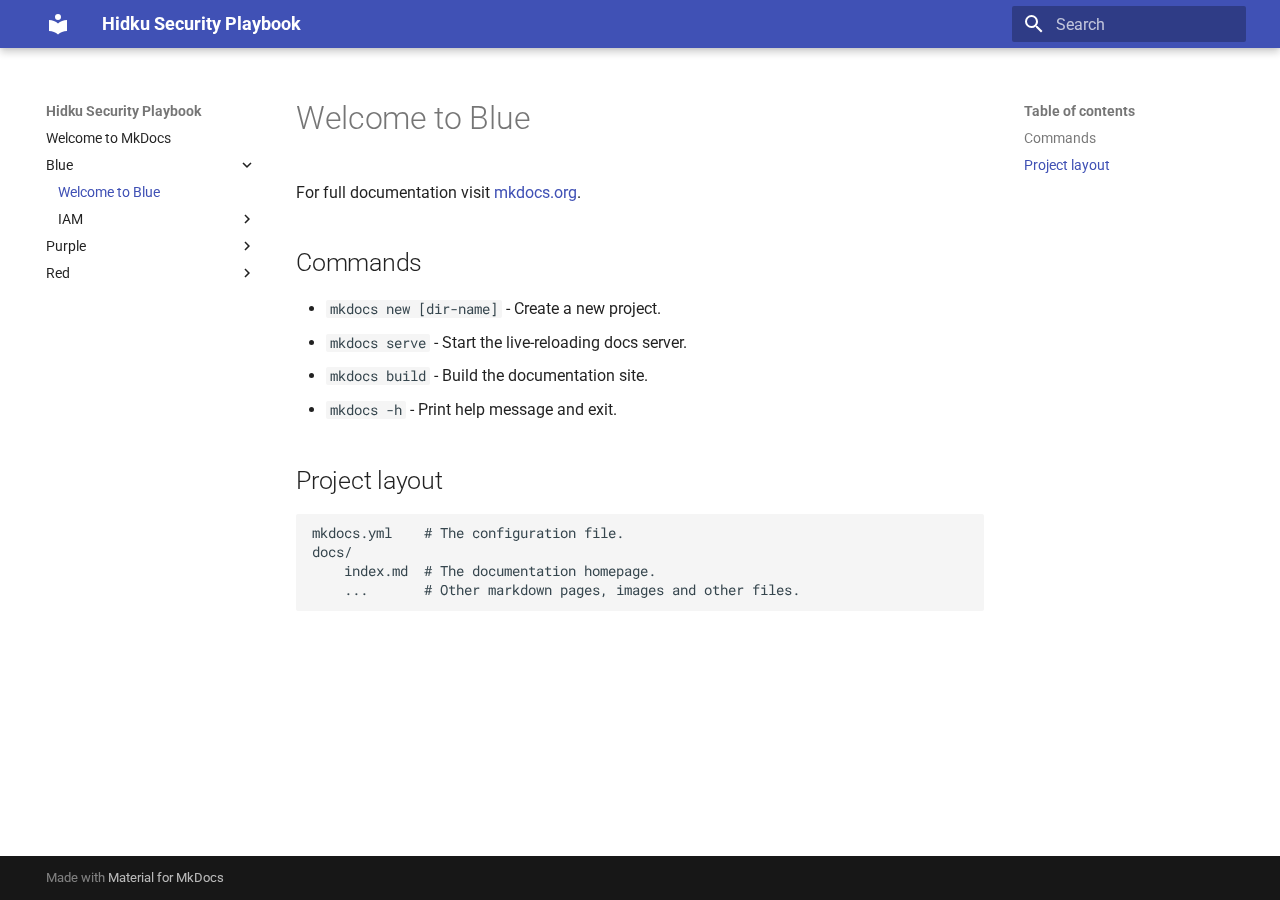
<file: blue/index.html>
<!doctype html>
<html lang="en" class="no-js">
  <head>
    
      <meta charset="utf-8">
      <meta name="viewport" content="width=device-width,initial-scale=1">
      
      
      
      
        <link rel="prev" href="..">
      
      
        <link rel="next" href="IAM/">
      
      
      <link rel="icon" href="../assets/images/favicon.png">
      <meta name="generator" content="mkdocs-1.6.1, mkdocs-material-9.6.9">
    
    
      
        <title>Welcome to Blue - Hidku Security Playbook</title>
      
    
    
      <link rel="stylesheet" href="../assets/stylesheets/main.4af4bdda.min.css">
      
      


    
    
      
    
    
      
        
        
        <link rel="preconnect" href="https://fonts.gstatic.com" crossorigin>
        <link rel="stylesheet" href="https://fonts.googleapis.com/css?family=Roboto:300,300i,400,400i,700,700i%7CRoboto+Mono:400,400i,700,700i&display=fallback">
        <style>:root{--md-text-font:"Roboto";--md-code-font:"Roboto Mono"}</style>
      
    
    
    <script>__md_scope=new URL("..",location),__md_hash=e=>[...e].reduce(((e,_)=>(e<<5)-e+_.charCodeAt(0)),0),__md_get=(e,_=localStorage,t=__md_scope)=>JSON.parse(_.getItem(t.pathname+"."+e)),__md_set=(e,_,t=localStorage,a=__md_scope)=>{try{t.setItem(a.pathname+"."+e,JSON.stringify(_))}catch(e){}}</script>
    
      

    
    
    
  </head>
  
  
    <body dir="ltr">
  
    
    <input class="md-toggle" data-md-toggle="drawer" type="checkbox" id="__drawer" autocomplete="off">
    <input class="md-toggle" data-md-toggle="search" type="checkbox" id="__search" autocomplete="off">
    <label class="md-overlay" for="__drawer"></label>
    <div data-md-component="skip">
      
        
        <a href="#welcome-to-blue" class="md-skip">
          Skip to content
        </a>
      
    </div>
    <div data-md-component="announce">
      
    </div>
    
    
      

  

<header class="md-header md-header--shadow" data-md-component="header">
  <nav class="md-header__inner md-grid" aria-label="Header">
    <a href=".." title="Hidku Security Playbook" class="md-header__button md-logo" aria-label="Hidku Security Playbook" data-md-component="logo">
      
  
  <svg xmlns="http://www.w3.org/2000/svg" viewBox="0 0 24 24"><path d="M12 8a3 3 0 0 0 3-3 3 3 0 0 0-3-3 3 3 0 0 0-3 3 3 3 0 0 0 3 3m0 3.54C9.64 9.35 6.5 8 3 8v11c3.5 0 6.64 1.35 9 3.54 2.36-2.19 5.5-3.54 9-3.54V8c-3.5 0-6.64 1.35-9 3.54"/></svg>

    </a>
    <label class="md-header__button md-icon" for="__drawer">
      
      <svg xmlns="http://www.w3.org/2000/svg" viewBox="0 0 24 24"><path d="M3 6h18v2H3zm0 5h18v2H3zm0 5h18v2H3z"/></svg>
    </label>
    <div class="md-header__title" data-md-component="header-title">
      <div class="md-header__ellipsis">
        <div class="md-header__topic">
          <span class="md-ellipsis">
            Hidku Security Playbook
          </span>
        </div>
        <div class="md-header__topic" data-md-component="header-topic">
          <span class="md-ellipsis">
            
              Welcome to Blue
            
          </span>
        </div>
      </div>
    </div>
    
    
      <script>var palette=__md_get("__palette");if(palette&&palette.color){if("(prefers-color-scheme)"===palette.color.media){var media=matchMedia("(prefers-color-scheme: light)"),input=document.querySelector(media.matches?"[data-md-color-media='(prefers-color-scheme: light)']":"[data-md-color-media='(prefers-color-scheme: dark)']");palette.color.media=input.getAttribute("data-md-color-media"),palette.color.scheme=input.getAttribute("data-md-color-scheme"),palette.color.primary=input.getAttribute("data-md-color-primary"),palette.color.accent=input.getAttribute("data-md-color-accent")}for(var[key,value]of Object.entries(palette.color))document.body.setAttribute("data-md-color-"+key,value)}</script>
    
    
    
      <label class="md-header__button md-icon" for="__search">
        
        <svg xmlns="http://www.w3.org/2000/svg" viewBox="0 0 24 24"><path d="M9.5 3A6.5 6.5 0 0 1 16 9.5c0 1.61-.59 3.09-1.56 4.23l.27.27h.79l5 5-1.5 1.5-5-5v-.79l-.27-.27A6.52 6.52 0 0 1 9.5 16 6.5 6.5 0 0 1 3 9.5 6.5 6.5 0 0 1 9.5 3m0 2C7 5 5 7 5 9.5S7 14 9.5 14 14 12 14 9.5 12 5 9.5 5"/></svg>
      </label>
      <div class="md-search" data-md-component="search" role="dialog">
  <label class="md-search__overlay" for="__search"></label>
  <div class="md-search__inner" role="search">
    <form class="md-search__form" name="search">
      <input type="text" class="md-search__input" name="query" aria-label="Search" placeholder="Search" autocapitalize="off" autocorrect="off" autocomplete="off" spellcheck="false" data-md-component="search-query" required>
      <label class="md-search__icon md-icon" for="__search">
        
        <svg xmlns="http://www.w3.org/2000/svg" viewBox="0 0 24 24"><path d="M9.5 3A6.5 6.5 0 0 1 16 9.5c0 1.61-.59 3.09-1.56 4.23l.27.27h.79l5 5-1.5 1.5-5-5v-.79l-.27-.27A6.52 6.52 0 0 1 9.5 16 6.5 6.5 0 0 1 3 9.5 6.5 6.5 0 0 1 9.5 3m0 2C7 5 5 7 5 9.5S7 14 9.5 14 14 12 14 9.5 12 5 9.5 5"/></svg>
        
        <svg xmlns="http://www.w3.org/2000/svg" viewBox="0 0 24 24"><path d="M20 11v2H8l5.5 5.5-1.42 1.42L4.16 12l7.92-7.92L13.5 5.5 8 11z"/></svg>
      </label>
      <nav class="md-search__options" aria-label="Search">
        
        <button type="reset" class="md-search__icon md-icon" title="Clear" aria-label="Clear" tabindex="-1">
          
          <svg xmlns="http://www.w3.org/2000/svg" viewBox="0 0 24 24"><path d="M19 6.41 17.59 5 12 10.59 6.41 5 5 6.41 10.59 12 5 17.59 6.41 19 12 13.41 17.59 19 19 17.59 13.41 12z"/></svg>
        </button>
      </nav>
      
    </form>
    <div class="md-search__output">
      <div class="md-search__scrollwrap" tabindex="0" data-md-scrollfix>
        <div class="md-search-result" data-md-component="search-result">
          <div class="md-search-result__meta">
            Initializing search
          </div>
          <ol class="md-search-result__list" role="presentation"></ol>
        </div>
      </div>
    </div>
  </div>
</div>
    
    
  </nav>
  
</header>
    
    <div class="md-container" data-md-component="container">
      
      
        
          
        
      
      <main class="md-main" data-md-component="main">
        <div class="md-main__inner md-grid">
          
            
              
              <div class="md-sidebar md-sidebar--primary" data-md-component="sidebar" data-md-type="navigation" >
                <div class="md-sidebar__scrollwrap">
                  <div class="md-sidebar__inner">
                    



<nav class="md-nav md-nav--primary" aria-label="Navigation" data-md-level="0">
  <label class="md-nav__title" for="__drawer">
    <a href=".." title="Hidku Security Playbook" class="md-nav__button md-logo" aria-label="Hidku Security Playbook" data-md-component="logo">
      
  
  <svg xmlns="http://www.w3.org/2000/svg" viewBox="0 0 24 24"><path d="M12 8a3 3 0 0 0 3-3 3 3 0 0 0-3-3 3 3 0 0 0-3 3 3 3 0 0 0 3 3m0 3.54C9.64 9.35 6.5 8 3 8v11c3.5 0 6.64 1.35 9 3.54 2.36-2.19 5.5-3.54 9-3.54V8c-3.5 0-6.64 1.35-9 3.54"/></svg>

    </a>
    Hidku Security Playbook
  </label>
  
  <ul class="md-nav__list" data-md-scrollfix>
    
      
      
  
  
  
  
    <li class="md-nav__item">
      <a href=".." class="md-nav__link">
        
  
  <span class="md-ellipsis">
    Welcome to MkDocs
    
  </span>
  

      </a>
    </li>
  

    
      
      
  
  
    
  
  
  
    
    
    
    
    <li class="md-nav__item md-nav__item--active md-nav__item--nested">
      
        
        
        <input class="md-nav__toggle md-toggle " type="checkbox" id="__nav_2" checked>
        
          
          <label class="md-nav__link" for="__nav_2" id="__nav_2_label" tabindex="0">
            
  
  <span class="md-ellipsis">
    Blue
    
  </span>
  

            <span class="md-nav__icon md-icon"></span>
          </label>
        
        <nav class="md-nav" data-md-level="1" aria-labelledby="__nav_2_label" aria-expanded="true">
          <label class="md-nav__title" for="__nav_2">
            <span class="md-nav__icon md-icon"></span>
            Blue
          </label>
          <ul class="md-nav__list" data-md-scrollfix>
            
              
                
  
  
    
  
  
  
    <li class="md-nav__item md-nav__item--active">
      
      <input class="md-nav__toggle md-toggle" type="checkbox" id="__toc">
      
      
        
      
      
        <label class="md-nav__link md-nav__link--active" for="__toc">
          
  
  <span class="md-ellipsis">
    Welcome to Blue
    
  </span>
  

          <span class="md-nav__icon md-icon"></span>
        </label>
      
      <a href="./" class="md-nav__link md-nav__link--active">
        
  
  <span class="md-ellipsis">
    Welcome to Blue
    
  </span>
  

      </a>
      
        

<nav class="md-nav md-nav--secondary" aria-label="Table of contents">
  
  
  
    
  
  
    <label class="md-nav__title" for="__toc">
      <span class="md-nav__icon md-icon"></span>
      Table of contents
    </label>
    <ul class="md-nav__list" data-md-component="toc" data-md-scrollfix>
      
        <li class="md-nav__item">
  <a href="#commands" class="md-nav__link">
    <span class="md-ellipsis">
      Commands
    </span>
  </a>
  
</li>
      
        <li class="md-nav__item">
  <a href="#project-layout" class="md-nav__link">
    <span class="md-ellipsis">
      Project layout
    </span>
  </a>
  
</li>
      
    </ul>
  
</nav>
      
    </li>
  

              
            
              
                
  
  
  
  
    
    
    
    
    <li class="md-nav__item md-nav__item--nested">
      
        
        
        <input class="md-nav__toggle md-toggle " type="checkbox" id="__nav_2_2" >
        
          
          <label class="md-nav__link" for="__nav_2_2" id="__nav_2_2_label" tabindex="0">
            
  
  <span class="md-ellipsis">
    IAM
    
  </span>
  

            <span class="md-nav__icon md-icon"></span>
          </label>
        
        <nav class="md-nav" data-md-level="2" aria-labelledby="__nav_2_2_label" aria-expanded="false">
          <label class="md-nav__title" for="__nav_2_2">
            <span class="md-nav__icon md-icon"></span>
            IAM
          </label>
          <ul class="md-nav__list" data-md-scrollfix>
            
              
                
  
  
  
  
    <li class="md-nav__item">
      <a href="IAM/" class="md-nav__link">
        
  
  <span class="md-ellipsis">
    Welcome to Blue
    
  </span>
  

      </a>
    </li>
  

              
            
              
                
  
  
  
  
    
    
    
    
    <li class="md-nav__item md-nav__item--nested">
      
        
        
        <input class="md-nav__toggle md-toggle " type="checkbox" id="__nav_2_2_2" >
        
          
          <label class="md-nav__link" for="__nav_2_2_2" id="__nav_2_2_2_label" tabindex="0">
            
  
  <span class="md-ellipsis">
    Roles
    
  </span>
  

            <span class="md-nav__icon md-icon"></span>
          </label>
        
        <nav class="md-nav" data-md-level="3" aria-labelledby="__nav_2_2_2_label" aria-expanded="false">
          <label class="md-nav__title" for="__nav_2_2_2">
            <span class="md-nav__icon md-icon"></span>
            Roles
          </label>
          <ul class="md-nav__list" data-md-scrollfix>
            
              
                
  
  
  
  
    <li class="md-nav__item">
      <a href="IAM/Roles/" class="md-nav__link">
        
  
  <span class="md-ellipsis">
    Welcome to Blue
    
  </span>
  

      </a>
    </li>
  

              
            
              
                
  
  
  
  
    
    
    
    
    <li class="md-nav__item md-nav__item--nested">
      
        
        
        <input class="md-nav__toggle md-toggle " type="checkbox" id="__nav_2_2_2_2" >
        
          
          <label class="md-nav__link" for="__nav_2_2_2_2" id="__nav_2_2_2_2_label" tabindex="0">
            
  
  <span class="md-ellipsis">
    TrustRelation
    
  </span>
  

            <span class="md-nav__icon md-icon"></span>
          </label>
        
        <nav class="md-nav" data-md-level="4" aria-labelledby="__nav_2_2_2_2_label" aria-expanded="false">
          <label class="md-nav__title" for="__nav_2_2_2_2">
            <span class="md-nav__icon md-icon"></span>
            TrustRelation
          </label>
          <ul class="md-nav__list" data-md-scrollfix>
            
              
                
  
  
  
  
    <li class="md-nav__item">
      <a href="IAM/Roles/TrustRelation/" class="md-nav__link">
        
  
  <span class="md-ellipsis">
    Welcome to Blue
    
  </span>
  

      </a>
    </li>
  

              
            
          </ul>
        </nav>
      
    </li>
  

              
            
          </ul>
        </nav>
      
    </li>
  

              
            
          </ul>
        </nav>
      
    </li>
  

              
            
          </ul>
        </nav>
      
    </li>
  

    
      
      
  
  
  
  
    
    
    
    
    <li class="md-nav__item md-nav__item--nested">
      
        
        
        <input class="md-nav__toggle md-toggle " type="checkbox" id="__nav_3" >
        
          
          <label class="md-nav__link" for="__nav_3" id="__nav_3_label" tabindex="0">
            
  
  <span class="md-ellipsis">
    Purple
    
  </span>
  

            <span class="md-nav__icon md-icon"></span>
          </label>
        
        <nav class="md-nav" data-md-level="1" aria-labelledby="__nav_3_label" aria-expanded="false">
          <label class="md-nav__title" for="__nav_3">
            <span class="md-nav__icon md-icon"></span>
            Purple
          </label>
          <ul class="md-nav__list" data-md-scrollfix>
            
              
                
  
  
  
  
    <li class="md-nav__item">
      <a href="../purple/" class="md-nav__link">
        
  
  <span class="md-ellipsis">
    Welcome to Purple
    
  </span>
  

      </a>
    </li>
  

              
            
          </ul>
        </nav>
      
    </li>
  

    
      
      
  
  
  
  
    
    
    
    
    <li class="md-nav__item md-nav__item--nested">
      
        
        
        <input class="md-nav__toggle md-toggle " type="checkbox" id="__nav_4" >
        
          
          <label class="md-nav__link" for="__nav_4" id="__nav_4_label" tabindex="0">
            
  
  <span class="md-ellipsis">
    Red
    
  </span>
  

            <span class="md-nav__icon md-icon"></span>
          </label>
        
        <nav class="md-nav" data-md-level="1" aria-labelledby="__nav_4_label" aria-expanded="false">
          <label class="md-nav__title" for="__nav_4">
            <span class="md-nav__icon md-icon"></span>
            Red
          </label>
          <ul class="md-nav__list" data-md-scrollfix>
            
              
                
  
  
  
  
    <li class="md-nav__item">
      <a href="../red/" class="md-nav__link">
        
  
  <span class="md-ellipsis">
    Welcome to Read
    
  </span>
  

      </a>
    </li>
  

              
            
          </ul>
        </nav>
      
    </li>
  

    
  </ul>
</nav>
                  </div>
                </div>
              </div>
            
            
              
              <div class="md-sidebar md-sidebar--secondary" data-md-component="sidebar" data-md-type="toc" >
                <div class="md-sidebar__scrollwrap">
                  <div class="md-sidebar__inner">
                    

<nav class="md-nav md-nav--secondary" aria-label="Table of contents">
  
  
  
    
  
  
    <label class="md-nav__title" for="__toc">
      <span class="md-nav__icon md-icon"></span>
      Table of contents
    </label>
    <ul class="md-nav__list" data-md-component="toc" data-md-scrollfix>
      
        <li class="md-nav__item">
  <a href="#commands" class="md-nav__link">
    <span class="md-ellipsis">
      Commands
    </span>
  </a>
  
</li>
      
        <li class="md-nav__item">
  <a href="#project-layout" class="md-nav__link">
    <span class="md-ellipsis">
      Project layout
    </span>
  </a>
  
</li>
      
    </ul>
  
</nav>
                  </div>
                </div>
              </div>
            
          
          
            <div class="md-content" data-md-component="content">
              <article class="md-content__inner md-typeset">
                
                  



<h1 id="welcome-to-blue">Welcome to Blue</h1>
<p>For full documentation visit <a href="https://www.mkdocs.org">mkdocs.org</a>.</p>
<h2 id="commands">Commands</h2>
<ul>
<li><code>mkdocs new [dir-name]</code> - Create a new project.</li>
<li><code>mkdocs serve</code> - Start the live-reloading docs server.</li>
<li><code>mkdocs build</code> - Build the documentation site.</li>
<li><code>mkdocs -h</code> - Print help message and exit.</li>
</ul>
<h2 id="project-layout">Project layout</h2>
<div class="highlight"><pre><span></span><code>mkdocs.yml    # The configuration file.
docs/
    index.md  # The documentation homepage.
    ...       # Other markdown pages, images and other files.
</code></pre></div>












                
              </article>
            </div>
          
          
<script>var target=document.getElementById(location.hash.slice(1));target&&target.name&&(target.checked=target.name.startsWith("__tabbed_"))</script>
        </div>
        
      </main>
      
        <footer class="md-footer">
  
  <div class="md-footer-meta md-typeset">
    <div class="md-footer-meta__inner md-grid">
      <div class="md-copyright">
  
  
    Made with
    <a href="https://squidfunk.github.io/mkdocs-material/" target="_blank" rel="noopener">
      Material for MkDocs
    </a>
  
</div>
      
    </div>
  </div>
</footer>
      
    </div>
    <div class="md-dialog" data-md-component="dialog">
      <div class="md-dialog__inner md-typeset"></div>
    </div>
    
    
    <script id="__config" type="application/json">{"base": "..", "features": [], "search": "../assets/javascripts/workers/search.f8cc74c7.min.js", "translations": {"clipboard.copied": "Copied to clipboard", "clipboard.copy": "Copy to clipboard", "search.result.more.one": "1 more on this page", "search.result.more.other": "# more on this page", "search.result.none": "No matching documents", "search.result.one": "1 matching document", "search.result.other": "# matching documents", "search.result.placeholder": "Type to start searching", "search.result.term.missing": "Missing", "select.version": "Select version"}}</script>
    
    
      <script src="../assets/javascripts/bundle.c8b220af.min.js"></script>
      
    
  </body>
</html>
</file>
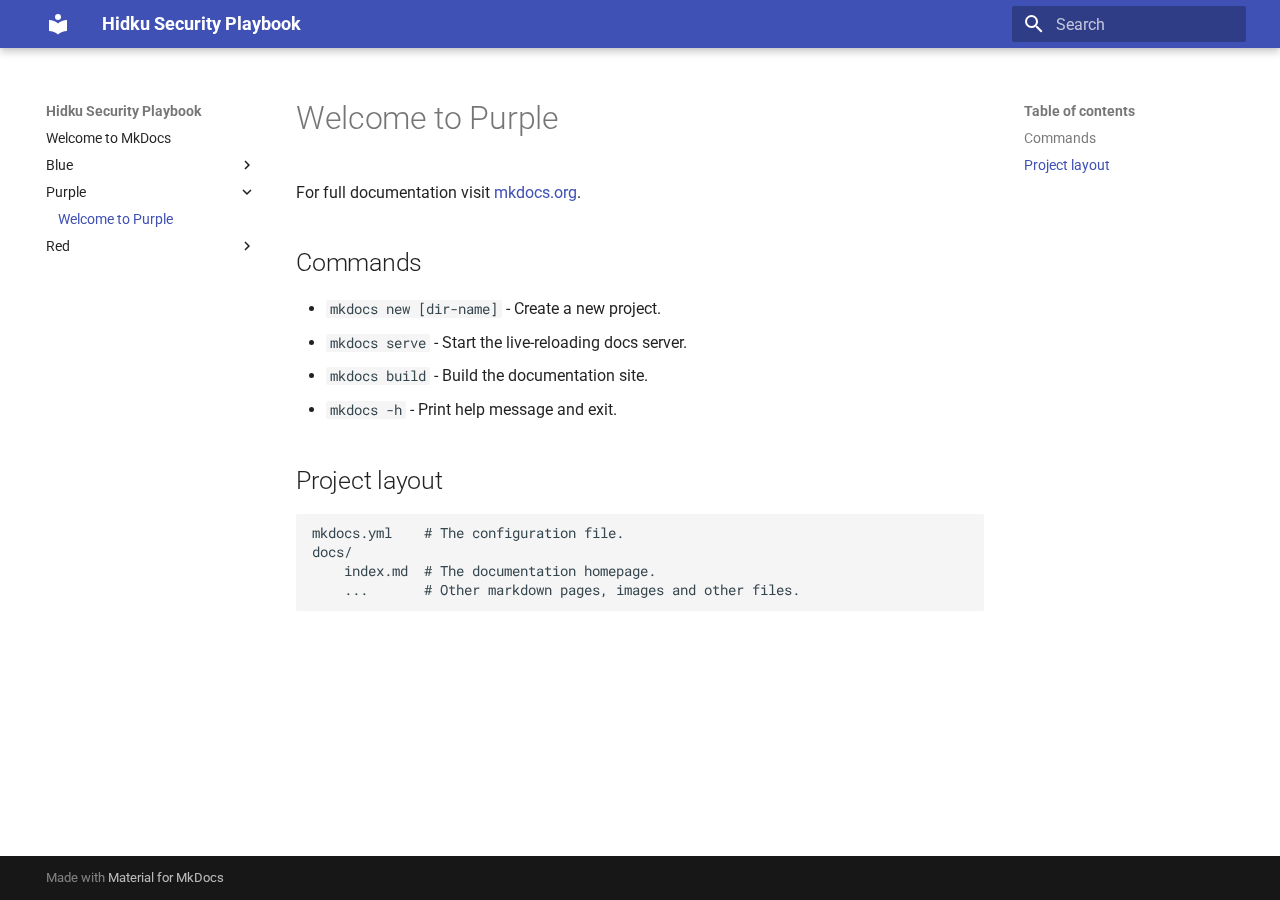
<file: purple/index.html>
<!doctype html>
<html lang="en" class="no-js">
  <head>
    
      <meta charset="utf-8">
      <meta name="viewport" content="width=device-width,initial-scale=1">
      
      
      
      
        <link rel="prev" href="../blue/IAM/Roles/TrustRelation/">
      
      
        <link rel="next" href="../red/">
      
      
      <link rel="icon" href="../assets/images/favicon.png">
      <meta name="generator" content="mkdocs-1.6.1, mkdocs-material-9.6.9">
    
    
      
        <title>Welcome to Purple - Hidku Security Playbook</title>
      
    
    
      <link rel="stylesheet" href="../assets/stylesheets/main.4af4bdda.min.css">
      
      


    
    
      
    
    
      
        
        
        <link rel="preconnect" href="https://fonts.gstatic.com" crossorigin>
        <link rel="stylesheet" href="https://fonts.googleapis.com/css?family=Roboto:300,300i,400,400i,700,700i%7CRoboto+Mono:400,400i,700,700i&display=fallback">
        <style>:root{--md-text-font:"Roboto";--md-code-font:"Roboto Mono"}</style>
      
    
    
    <script>__md_scope=new URL("..",location),__md_hash=e=>[...e].reduce(((e,_)=>(e<<5)-e+_.charCodeAt(0)),0),__md_get=(e,_=localStorage,t=__md_scope)=>JSON.parse(_.getItem(t.pathname+"."+e)),__md_set=(e,_,t=localStorage,a=__md_scope)=>{try{t.setItem(a.pathname+"."+e,JSON.stringify(_))}catch(e){}}</script>
    
      

    
    
    
  </head>
  
  
    <body dir="ltr">
  
    
    <input class="md-toggle" data-md-toggle="drawer" type="checkbox" id="__drawer" autocomplete="off">
    <input class="md-toggle" data-md-toggle="search" type="checkbox" id="__search" autocomplete="off">
    <label class="md-overlay" for="__drawer"></label>
    <div data-md-component="skip">
      
        
        <a href="#welcome-to-purple" class="md-skip">
          Skip to content
        </a>
      
    </div>
    <div data-md-component="announce">
      
    </div>
    
    
      

  

<header class="md-header md-header--shadow" data-md-component="header">
  <nav class="md-header__inner md-grid" aria-label="Header">
    <a href=".." title="Hidku Security Playbook" class="md-header__button md-logo" aria-label="Hidku Security Playbook" data-md-component="logo">
      
  
  <svg xmlns="http://www.w3.org/2000/svg" viewBox="0 0 24 24"><path d="M12 8a3 3 0 0 0 3-3 3 3 0 0 0-3-3 3 3 0 0 0-3 3 3 3 0 0 0 3 3m0 3.54C9.64 9.35 6.5 8 3 8v11c3.5 0 6.64 1.35 9 3.54 2.36-2.19 5.5-3.54 9-3.54V8c-3.5 0-6.64 1.35-9 3.54"/></svg>

    </a>
    <label class="md-header__button md-icon" for="__drawer">
      
      <svg xmlns="http://www.w3.org/2000/svg" viewBox="0 0 24 24"><path d="M3 6h18v2H3zm0 5h18v2H3zm0 5h18v2H3z"/></svg>
    </label>
    <div class="md-header__title" data-md-component="header-title">
      <div class="md-header__ellipsis">
        <div class="md-header__topic">
          <span class="md-ellipsis">
            Hidku Security Playbook
          </span>
        </div>
        <div class="md-header__topic" data-md-component="header-topic">
          <span class="md-ellipsis">
            
              Welcome to Purple
            
          </span>
        </div>
      </div>
    </div>
    
    
      <script>var palette=__md_get("__palette");if(palette&&palette.color){if("(prefers-color-scheme)"===palette.color.media){var media=matchMedia("(prefers-color-scheme: light)"),input=document.querySelector(media.matches?"[data-md-color-media='(prefers-color-scheme: light)']":"[data-md-color-media='(prefers-color-scheme: dark)']");palette.color.media=input.getAttribute("data-md-color-media"),palette.color.scheme=input.getAttribute("data-md-color-scheme"),palette.color.primary=input.getAttribute("data-md-color-primary"),palette.color.accent=input.getAttribute("data-md-color-accent")}for(var[key,value]of Object.entries(palette.color))document.body.setAttribute("data-md-color-"+key,value)}</script>
    
    
    
      <label class="md-header__button md-icon" for="__search">
        
        <svg xmlns="http://www.w3.org/2000/svg" viewBox="0 0 24 24"><path d="M9.5 3A6.5 6.5 0 0 1 16 9.5c0 1.61-.59 3.09-1.56 4.23l.27.27h.79l5 5-1.5 1.5-5-5v-.79l-.27-.27A6.52 6.52 0 0 1 9.5 16 6.5 6.5 0 0 1 3 9.5 6.5 6.5 0 0 1 9.5 3m0 2C7 5 5 7 5 9.5S7 14 9.5 14 14 12 14 9.5 12 5 9.5 5"/></svg>
      </label>
      <div class="md-search" data-md-component="search" role="dialog">
  <label class="md-search__overlay" for="__search"></label>
  <div class="md-search__inner" role="search">
    <form class="md-search__form" name="search">
      <input type="text" class="md-search__input" name="query" aria-label="Search" placeholder="Search" autocapitalize="off" autocorrect="off" autocomplete="off" spellcheck="false" data-md-component="search-query" required>
      <label class="md-search__icon md-icon" for="__search">
        
        <svg xmlns="http://www.w3.org/2000/svg" viewBox="0 0 24 24"><path d="M9.5 3A6.5 6.5 0 0 1 16 9.5c0 1.61-.59 3.09-1.56 4.23l.27.27h.79l5 5-1.5 1.5-5-5v-.79l-.27-.27A6.52 6.52 0 0 1 9.5 16 6.5 6.5 0 0 1 3 9.5 6.5 6.5 0 0 1 9.5 3m0 2C7 5 5 7 5 9.5S7 14 9.5 14 14 12 14 9.5 12 5 9.5 5"/></svg>
        
        <svg xmlns="http://www.w3.org/2000/svg" viewBox="0 0 24 24"><path d="M20 11v2H8l5.5 5.5-1.42 1.42L4.16 12l7.92-7.92L13.5 5.5 8 11z"/></svg>
      </label>
      <nav class="md-search__options" aria-label="Search">
        
        <button type="reset" class="md-search__icon md-icon" title="Clear" aria-label="Clear" tabindex="-1">
          
          <svg xmlns="http://www.w3.org/2000/svg" viewBox="0 0 24 24"><path d="M19 6.41 17.59 5 12 10.59 6.41 5 5 6.41 10.59 12 5 17.59 6.41 19 12 13.41 17.59 19 19 17.59 13.41 12z"/></svg>
        </button>
      </nav>
      
    </form>
    <div class="md-search__output">
      <div class="md-search__scrollwrap" tabindex="0" data-md-scrollfix>
        <div class="md-search-result" data-md-component="search-result">
          <div class="md-search-result__meta">
            Initializing search
          </div>
          <ol class="md-search-result__list" role="presentation"></ol>
        </div>
      </div>
    </div>
  </div>
</div>
    
    
  </nav>
  
</header>
    
    <div class="md-container" data-md-component="container">
      
      
        
          
        
      
      <main class="md-main" data-md-component="main">
        <div class="md-main__inner md-grid">
          
            
              
              <div class="md-sidebar md-sidebar--primary" data-md-component="sidebar" data-md-type="navigation" >
                <div class="md-sidebar__scrollwrap">
                  <div class="md-sidebar__inner">
                    



<nav class="md-nav md-nav--primary" aria-label="Navigation" data-md-level="0">
  <label class="md-nav__title" for="__drawer">
    <a href=".." title="Hidku Security Playbook" class="md-nav__button md-logo" aria-label="Hidku Security Playbook" data-md-component="logo">
      
  
  <svg xmlns="http://www.w3.org/2000/svg" viewBox="0 0 24 24"><path d="M12 8a3 3 0 0 0 3-3 3 3 0 0 0-3-3 3 3 0 0 0-3 3 3 3 0 0 0 3 3m0 3.54C9.64 9.35 6.5 8 3 8v11c3.5 0 6.64 1.35 9 3.54 2.36-2.19 5.5-3.54 9-3.54V8c-3.5 0-6.64 1.35-9 3.54"/></svg>

    </a>
    Hidku Security Playbook
  </label>
  
  <ul class="md-nav__list" data-md-scrollfix>
    
      
      
  
  
  
  
    <li class="md-nav__item">
      <a href=".." class="md-nav__link">
        
  
  <span class="md-ellipsis">
    Welcome to MkDocs
    
  </span>
  

      </a>
    </li>
  

    
      
      
  
  
  
  
    
    
    
    
    <li class="md-nav__item md-nav__item--nested">
      
        
        
        <input class="md-nav__toggle md-toggle " type="checkbox" id="__nav_2" >
        
          
          <label class="md-nav__link" for="__nav_2" id="__nav_2_label" tabindex="0">
            
  
  <span class="md-ellipsis">
    Blue
    
  </span>
  

            <span class="md-nav__icon md-icon"></span>
          </label>
        
        <nav class="md-nav" data-md-level="1" aria-labelledby="__nav_2_label" aria-expanded="false">
          <label class="md-nav__title" for="__nav_2">
            <span class="md-nav__icon md-icon"></span>
            Blue
          </label>
          <ul class="md-nav__list" data-md-scrollfix>
            
              
                
  
  
  
  
    <li class="md-nav__item">
      <a href="../blue/" class="md-nav__link">
        
  
  <span class="md-ellipsis">
    Welcome to Blue
    
  </span>
  

      </a>
    </li>
  

              
            
              
                
  
  
  
  
    
    
    
    
    <li class="md-nav__item md-nav__item--nested">
      
        
        
        <input class="md-nav__toggle md-toggle " type="checkbox" id="__nav_2_2" >
        
          
          <label class="md-nav__link" for="__nav_2_2" id="__nav_2_2_label" tabindex="0">
            
  
  <span class="md-ellipsis">
    IAM
    
  </span>
  

            <span class="md-nav__icon md-icon"></span>
          </label>
        
        <nav class="md-nav" data-md-level="2" aria-labelledby="__nav_2_2_label" aria-expanded="false">
          <label class="md-nav__title" for="__nav_2_2">
            <span class="md-nav__icon md-icon"></span>
            IAM
          </label>
          <ul class="md-nav__list" data-md-scrollfix>
            
              
                
  
  
  
  
    <li class="md-nav__item">
      <a href="../blue/IAM/" class="md-nav__link">
        
  
  <span class="md-ellipsis">
    Welcome to Blue
    
  </span>
  

      </a>
    </li>
  

              
            
              
                
  
  
  
  
    
    
    
    
    <li class="md-nav__item md-nav__item--nested">
      
        
        
        <input class="md-nav__toggle md-toggle " type="checkbox" id="__nav_2_2_2" >
        
          
          <label class="md-nav__link" for="__nav_2_2_2" id="__nav_2_2_2_label" tabindex="0">
            
  
  <span class="md-ellipsis">
    Roles
    
  </span>
  

            <span class="md-nav__icon md-icon"></span>
          </label>
        
        <nav class="md-nav" data-md-level="3" aria-labelledby="__nav_2_2_2_label" aria-expanded="false">
          <label class="md-nav__title" for="__nav_2_2_2">
            <span class="md-nav__icon md-icon"></span>
            Roles
          </label>
          <ul class="md-nav__list" data-md-scrollfix>
            
              
                
  
  
  
  
    <li class="md-nav__item">
      <a href="../blue/IAM/Roles/" class="md-nav__link">
        
  
  <span class="md-ellipsis">
    Welcome to Blue
    
  </span>
  

      </a>
    </li>
  

              
            
              
                
  
  
  
  
    
    
    
    
    <li class="md-nav__item md-nav__item--nested">
      
        
        
        <input class="md-nav__toggle md-toggle " type="checkbox" id="__nav_2_2_2_2" >
        
          
          <label class="md-nav__link" for="__nav_2_2_2_2" id="__nav_2_2_2_2_label" tabindex="0">
            
  
  <span class="md-ellipsis">
    TrustRelation
    
  </span>
  

            <span class="md-nav__icon md-icon"></span>
          </label>
        
        <nav class="md-nav" data-md-level="4" aria-labelledby="__nav_2_2_2_2_label" aria-expanded="false">
          <label class="md-nav__title" for="__nav_2_2_2_2">
            <span class="md-nav__icon md-icon"></span>
            TrustRelation
          </label>
          <ul class="md-nav__list" data-md-scrollfix>
            
              
                
  
  
  
  
    <li class="md-nav__item">
      <a href="../blue/IAM/Roles/TrustRelation/" class="md-nav__link">
        
  
  <span class="md-ellipsis">
    Welcome to Blue
    
  </span>
  

      </a>
    </li>
  

              
            
          </ul>
        </nav>
      
    </li>
  

              
            
          </ul>
        </nav>
      
    </li>
  

              
            
          </ul>
        </nav>
      
    </li>
  

              
            
          </ul>
        </nav>
      
    </li>
  

    
      
      
  
  
    
  
  
  
    
    
    
    
    <li class="md-nav__item md-nav__item--active md-nav__item--nested">
      
        
        
        <input class="md-nav__toggle md-toggle " type="checkbox" id="__nav_3" checked>
        
          
          <label class="md-nav__link" for="__nav_3" id="__nav_3_label" tabindex="0">
            
  
  <span class="md-ellipsis">
    Purple
    
  </span>
  

            <span class="md-nav__icon md-icon"></span>
          </label>
        
        <nav class="md-nav" data-md-level="1" aria-labelledby="__nav_3_label" aria-expanded="true">
          <label class="md-nav__title" for="__nav_3">
            <span class="md-nav__icon md-icon"></span>
            Purple
          </label>
          <ul class="md-nav__list" data-md-scrollfix>
            
              
                
  
  
    
  
  
  
    <li class="md-nav__item md-nav__item--active">
      
      <input class="md-nav__toggle md-toggle" type="checkbox" id="__toc">
      
      
        
      
      
        <label class="md-nav__link md-nav__link--active" for="__toc">
          
  
  <span class="md-ellipsis">
    Welcome to Purple
    
  </span>
  

          <span class="md-nav__icon md-icon"></span>
        </label>
      
      <a href="./" class="md-nav__link md-nav__link--active">
        
  
  <span class="md-ellipsis">
    Welcome to Purple
    
  </span>
  

      </a>
      
        

<nav class="md-nav md-nav--secondary" aria-label="Table of contents">
  
  
  
    
  
  
    <label class="md-nav__title" for="__toc">
      <span class="md-nav__icon md-icon"></span>
      Table of contents
    </label>
    <ul class="md-nav__list" data-md-component="toc" data-md-scrollfix>
      
        <li class="md-nav__item">
  <a href="#commands" class="md-nav__link">
    <span class="md-ellipsis">
      Commands
    </span>
  </a>
  
</li>
      
        <li class="md-nav__item">
  <a href="#project-layout" class="md-nav__link">
    <span class="md-ellipsis">
      Project layout
    </span>
  </a>
  
</li>
      
    </ul>
  
</nav>
      
    </li>
  

              
            
          </ul>
        </nav>
      
    </li>
  

    
      
      
  
  
  
  
    
    
    
    
    <li class="md-nav__item md-nav__item--nested">
      
        
        
        <input class="md-nav__toggle md-toggle " type="checkbox" id="__nav_4" >
        
          
          <label class="md-nav__link" for="__nav_4" id="__nav_4_label" tabindex="0">
            
  
  <span class="md-ellipsis">
    Red
    
  </span>
  

            <span class="md-nav__icon md-icon"></span>
          </label>
        
        <nav class="md-nav" data-md-level="1" aria-labelledby="__nav_4_label" aria-expanded="false">
          <label class="md-nav__title" for="__nav_4">
            <span class="md-nav__icon md-icon"></span>
            Red
          </label>
          <ul class="md-nav__list" data-md-scrollfix>
            
              
                
  
  
  
  
    <li class="md-nav__item">
      <a href="../red/" class="md-nav__link">
        
  
  <span class="md-ellipsis">
    Welcome to Read
    
  </span>
  

      </a>
    </li>
  

              
            
          </ul>
        </nav>
      
    </li>
  

    
  </ul>
</nav>
                  </div>
                </div>
              </div>
            
            
              
              <div class="md-sidebar md-sidebar--secondary" data-md-component="sidebar" data-md-type="toc" >
                <div class="md-sidebar__scrollwrap">
                  <div class="md-sidebar__inner">
                    

<nav class="md-nav md-nav--secondary" aria-label="Table of contents">
  
  
  
    
  
  
    <label class="md-nav__title" for="__toc">
      <span class="md-nav__icon md-icon"></span>
      Table of contents
    </label>
    <ul class="md-nav__list" data-md-component="toc" data-md-scrollfix>
      
        <li class="md-nav__item">
  <a href="#commands" class="md-nav__link">
    <span class="md-ellipsis">
      Commands
    </span>
  </a>
  
</li>
      
        <li class="md-nav__item">
  <a href="#project-layout" class="md-nav__link">
    <span class="md-ellipsis">
      Project layout
    </span>
  </a>
  
</li>
      
    </ul>
  
</nav>
                  </div>
                </div>
              </div>
            
          
          
            <div class="md-content" data-md-component="content">
              <article class="md-content__inner md-typeset">
                
                  



<h1 id="welcome-to-purple">Welcome to Purple</h1>
<p>For full documentation visit <a href="https://www.mkdocs.org">mkdocs.org</a>.</p>
<h2 id="commands">Commands</h2>
<ul>
<li><code>mkdocs new [dir-name]</code> - Create a new project.</li>
<li><code>mkdocs serve</code> - Start the live-reloading docs server.</li>
<li><code>mkdocs build</code> - Build the documentation site.</li>
<li><code>mkdocs -h</code> - Print help message and exit.</li>
</ul>
<h2 id="project-layout">Project layout</h2>
<div class="highlight"><pre><span></span><code>mkdocs.yml    # The configuration file.
docs/
    index.md  # The documentation homepage.
    ...       # Other markdown pages, images and other files.
</code></pre></div>












                
              </article>
            </div>
          
          
<script>var target=document.getElementById(location.hash.slice(1));target&&target.name&&(target.checked=target.name.startsWith("__tabbed_"))</script>
        </div>
        
      </main>
      
        <footer class="md-footer">
  
  <div class="md-footer-meta md-typeset">
    <div class="md-footer-meta__inner md-grid">
      <div class="md-copyright">
  
  
    Made with
    <a href="https://squidfunk.github.io/mkdocs-material/" target="_blank" rel="noopener">
      Material for MkDocs
    </a>
  
</div>
      
    </div>
  </div>
</footer>
      
    </div>
    <div class="md-dialog" data-md-component="dialog">
      <div class="md-dialog__inner md-typeset"></div>
    </div>
    
    
    <script id="__config" type="application/json">{"base": "..", "features": [], "search": "../assets/javascripts/workers/search.f8cc74c7.min.js", "translations": {"clipboard.copied": "Copied to clipboard", "clipboard.copy": "Copy to clipboard", "search.result.more.one": "1 more on this page", "search.result.more.other": "# more on this page", "search.result.none": "No matching documents", "search.result.one": "1 matching document", "search.result.other": "# matching documents", "search.result.placeholder": "Type to start searching", "search.result.term.missing": "Missing", "select.version": "Select version"}}</script>
    
    
      <script src="../assets/javascripts/bundle.c8b220af.min.js"></script>
      
    
  </body>
</html>
</file>
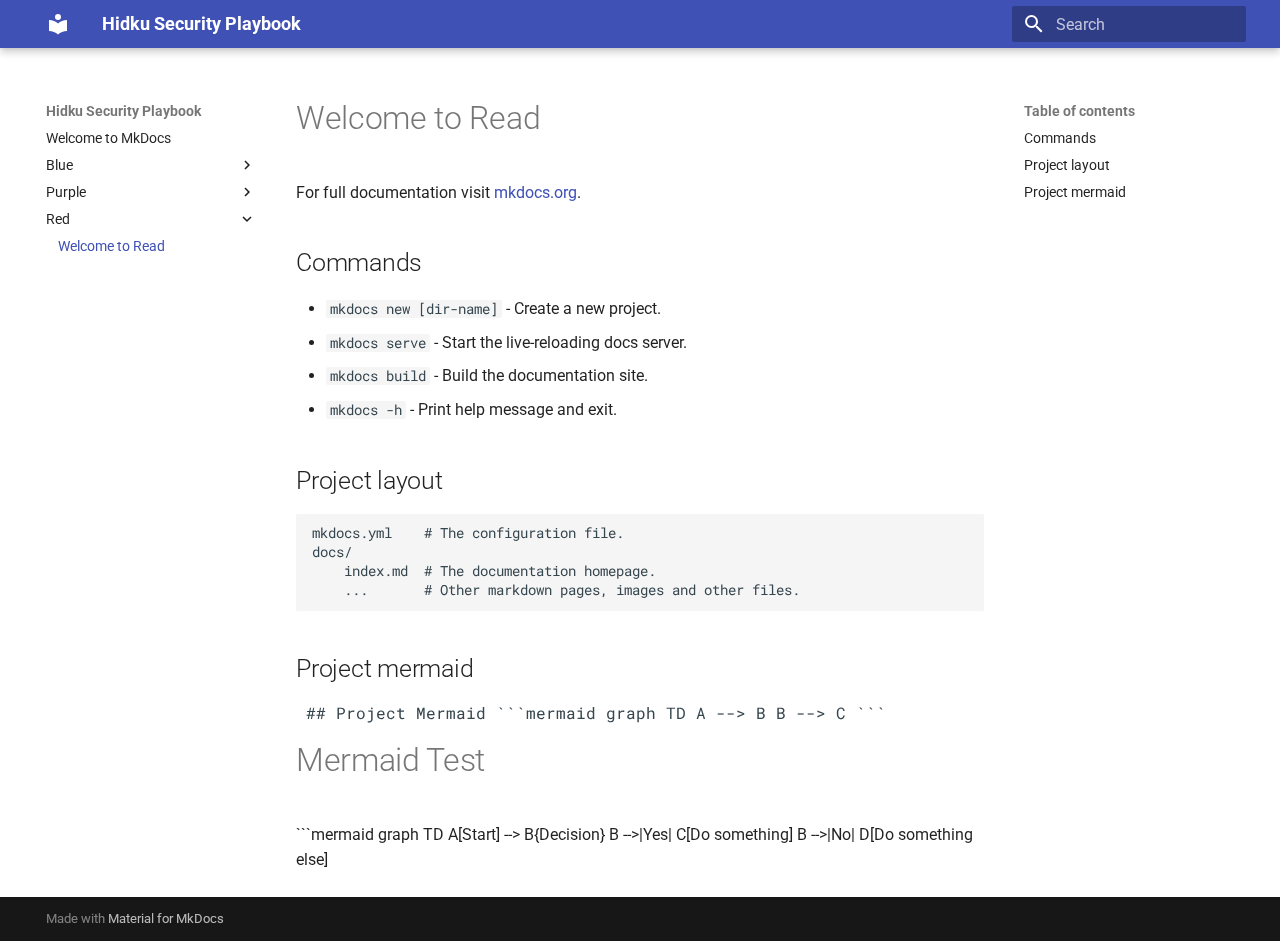
<file: red/index.html>
<!doctype html>
<html lang="en" class="no-js">
  <head>
    
      <meta charset="utf-8">
      <meta name="viewport" content="width=device-width,initial-scale=1">
      
      
      
      
        <link rel="prev" href="../purple/">
      
      
      
      <link rel="icon" href="../assets/images/favicon.png">
      <meta name="generator" content="mkdocs-1.6.1, mkdocs-material-9.6.9">
    
    
      
        <title>Welcome to Read - Hidku Security Playbook</title>
      
    
    
      <link rel="stylesheet" href="../assets/stylesheets/main.4af4bdda.min.css">
      
      


    
    
      
    
    
      
        
        
        <link rel="preconnect" href="https://fonts.gstatic.com" crossorigin>
        <link rel="stylesheet" href="https://fonts.googleapis.com/css?family=Roboto:300,300i,400,400i,700,700i%7CRoboto+Mono:400,400i,700,700i&display=fallback">
        <style>:root{--md-text-font:"Roboto";--md-code-font:"Roboto Mono"}</style>
      
    
    
    <script>__md_scope=new URL("..",location),__md_hash=e=>[...e].reduce(((e,_)=>(e<<5)-e+_.charCodeAt(0)),0),__md_get=(e,_=localStorage,t=__md_scope)=>JSON.parse(_.getItem(t.pathname+"."+e)),__md_set=(e,_,t=localStorage,a=__md_scope)=>{try{t.setItem(a.pathname+"."+e,JSON.stringify(_))}catch(e){}}</script>
    
      

    
    
    
  </head>
  
  
    <body dir="ltr">
  
    
    <input class="md-toggle" data-md-toggle="drawer" type="checkbox" id="__drawer" autocomplete="off">
    <input class="md-toggle" data-md-toggle="search" type="checkbox" id="__search" autocomplete="off">
    <label class="md-overlay" for="__drawer"></label>
    <div data-md-component="skip">
      
        
        <a href="#welcome-to-read" class="md-skip">
          Skip to content
        </a>
      
    </div>
    <div data-md-component="announce">
      
    </div>
    
    
      

  

<header class="md-header md-header--shadow" data-md-component="header">
  <nav class="md-header__inner md-grid" aria-label="Header">
    <a href=".." title="Hidku Security Playbook" class="md-header__button md-logo" aria-label="Hidku Security Playbook" data-md-component="logo">
      
  
  <svg xmlns="http://www.w3.org/2000/svg" viewBox="0 0 24 24"><path d="M12 8a3 3 0 0 0 3-3 3 3 0 0 0-3-3 3 3 0 0 0-3 3 3 3 0 0 0 3 3m0 3.54C9.64 9.35 6.5 8 3 8v11c3.5 0 6.64 1.35 9 3.54 2.36-2.19 5.5-3.54 9-3.54V8c-3.5 0-6.64 1.35-9 3.54"/></svg>

    </a>
    <label class="md-header__button md-icon" for="__drawer">
      
      <svg xmlns="http://www.w3.org/2000/svg" viewBox="0 0 24 24"><path d="M3 6h18v2H3zm0 5h18v2H3zm0 5h18v2H3z"/></svg>
    </label>
    <div class="md-header__title" data-md-component="header-title">
      <div class="md-header__ellipsis">
        <div class="md-header__topic">
          <span class="md-ellipsis">
            Hidku Security Playbook
          </span>
        </div>
        <div class="md-header__topic" data-md-component="header-topic">
          <span class="md-ellipsis">
            
              Welcome to Read
            
          </span>
        </div>
      </div>
    </div>
    
    
      <script>var palette=__md_get("__palette");if(palette&&palette.color){if("(prefers-color-scheme)"===palette.color.media){var media=matchMedia("(prefers-color-scheme: light)"),input=document.querySelector(media.matches?"[data-md-color-media='(prefers-color-scheme: light)']":"[data-md-color-media='(prefers-color-scheme: dark)']");palette.color.media=input.getAttribute("data-md-color-media"),palette.color.scheme=input.getAttribute("data-md-color-scheme"),palette.color.primary=input.getAttribute("data-md-color-primary"),palette.color.accent=input.getAttribute("data-md-color-accent")}for(var[key,value]of Object.entries(palette.color))document.body.setAttribute("data-md-color-"+key,value)}</script>
    
    
    
      <label class="md-header__button md-icon" for="__search">
        
        <svg xmlns="http://www.w3.org/2000/svg" viewBox="0 0 24 24"><path d="M9.5 3A6.5 6.5 0 0 1 16 9.5c0 1.61-.59 3.09-1.56 4.23l.27.27h.79l5 5-1.5 1.5-5-5v-.79l-.27-.27A6.52 6.52 0 0 1 9.5 16 6.5 6.5 0 0 1 3 9.5 6.5 6.5 0 0 1 9.5 3m0 2C7 5 5 7 5 9.5S7 14 9.5 14 14 12 14 9.5 12 5 9.5 5"/></svg>
      </label>
      <div class="md-search" data-md-component="search" role="dialog">
  <label class="md-search__overlay" for="__search"></label>
  <div class="md-search__inner" role="search">
    <form class="md-search__form" name="search">
      <input type="text" class="md-search__input" name="query" aria-label="Search" placeholder="Search" autocapitalize="off" autocorrect="off" autocomplete="off" spellcheck="false" data-md-component="search-query" required>
      <label class="md-search__icon md-icon" for="__search">
        
        <svg xmlns="http://www.w3.org/2000/svg" viewBox="0 0 24 24"><path d="M9.5 3A6.5 6.5 0 0 1 16 9.5c0 1.61-.59 3.09-1.56 4.23l.27.27h.79l5 5-1.5 1.5-5-5v-.79l-.27-.27A6.52 6.52 0 0 1 9.5 16 6.5 6.5 0 0 1 3 9.5 6.5 6.5 0 0 1 9.5 3m0 2C7 5 5 7 5 9.5S7 14 9.5 14 14 12 14 9.5 12 5 9.5 5"/></svg>
        
        <svg xmlns="http://www.w3.org/2000/svg" viewBox="0 0 24 24"><path d="M20 11v2H8l5.5 5.5-1.42 1.42L4.16 12l7.92-7.92L13.5 5.5 8 11z"/></svg>
      </label>
      <nav class="md-search__options" aria-label="Search">
        
        <button type="reset" class="md-search__icon md-icon" title="Clear" aria-label="Clear" tabindex="-1">
          
          <svg xmlns="http://www.w3.org/2000/svg" viewBox="0 0 24 24"><path d="M19 6.41 17.59 5 12 10.59 6.41 5 5 6.41 10.59 12 5 17.59 6.41 19 12 13.41 17.59 19 19 17.59 13.41 12z"/></svg>
        </button>
      </nav>
      
    </form>
    <div class="md-search__output">
      <div class="md-search__scrollwrap" tabindex="0" data-md-scrollfix>
        <div class="md-search-result" data-md-component="search-result">
          <div class="md-search-result__meta">
            Initializing search
          </div>
          <ol class="md-search-result__list" role="presentation"></ol>
        </div>
      </div>
    </div>
  </div>
</div>
    
    
  </nav>
  
</header>
    
    <div class="md-container" data-md-component="container">
      
      
        
          
        
      
      <main class="md-main" data-md-component="main">
        <div class="md-main__inner md-grid">
          
            
              
              <div class="md-sidebar md-sidebar--primary" data-md-component="sidebar" data-md-type="navigation" >
                <div class="md-sidebar__scrollwrap">
                  <div class="md-sidebar__inner">
                    



<nav class="md-nav md-nav--primary" aria-label="Navigation" data-md-level="0">
  <label class="md-nav__title" for="__drawer">
    <a href=".." title="Hidku Security Playbook" class="md-nav__button md-logo" aria-label="Hidku Security Playbook" data-md-component="logo">
      
  
  <svg xmlns="http://www.w3.org/2000/svg" viewBox="0 0 24 24"><path d="M12 8a3 3 0 0 0 3-3 3 3 0 0 0-3-3 3 3 0 0 0-3 3 3 3 0 0 0 3 3m0 3.54C9.64 9.35 6.5 8 3 8v11c3.5 0 6.64 1.35 9 3.54 2.36-2.19 5.5-3.54 9-3.54V8c-3.5 0-6.64 1.35-9 3.54"/></svg>

    </a>
    Hidku Security Playbook
  </label>
  
  <ul class="md-nav__list" data-md-scrollfix>
    
      
      
  
  
  
  
    <li class="md-nav__item">
      <a href=".." class="md-nav__link">
        
  
  <span class="md-ellipsis">
    Welcome to MkDocs
    
  </span>
  

      </a>
    </li>
  

    
      
      
  
  
  
  
    
    
    
    
    <li class="md-nav__item md-nav__item--nested">
      
        
        
        <input class="md-nav__toggle md-toggle " type="checkbox" id="__nav_2" >
        
          
          <label class="md-nav__link" for="__nav_2" id="__nav_2_label" tabindex="0">
            
  
  <span class="md-ellipsis">
    Blue
    
  </span>
  

            <span class="md-nav__icon md-icon"></span>
          </label>
        
        <nav class="md-nav" data-md-level="1" aria-labelledby="__nav_2_label" aria-expanded="false">
          <label class="md-nav__title" for="__nav_2">
            <span class="md-nav__icon md-icon"></span>
            Blue
          </label>
          <ul class="md-nav__list" data-md-scrollfix>
            
              
                
  
  
  
  
    <li class="md-nav__item">
      <a href="../blue/" class="md-nav__link">
        
  
  <span class="md-ellipsis">
    Welcome to Blue
    
  </span>
  

      </a>
    </li>
  

              
            
              
                
  
  
  
  
    
    
    
    
    <li class="md-nav__item md-nav__item--nested">
      
        
        
        <input class="md-nav__toggle md-toggle " type="checkbox" id="__nav_2_2" >
        
          
          <label class="md-nav__link" for="__nav_2_2" id="__nav_2_2_label" tabindex="0">
            
  
  <span class="md-ellipsis">
    IAM
    
  </span>
  

            <span class="md-nav__icon md-icon"></span>
          </label>
        
        <nav class="md-nav" data-md-level="2" aria-labelledby="__nav_2_2_label" aria-expanded="false">
          <label class="md-nav__title" for="__nav_2_2">
            <span class="md-nav__icon md-icon"></span>
            IAM
          </label>
          <ul class="md-nav__list" data-md-scrollfix>
            
              
                
  
  
  
  
    <li class="md-nav__item">
      <a href="../blue/IAM/" class="md-nav__link">
        
  
  <span class="md-ellipsis">
    Welcome to Blue
    
  </span>
  

      </a>
    </li>
  

              
            
              
                
  
  
  
  
    
    
    
    
    <li class="md-nav__item md-nav__item--nested">
      
        
        
        <input class="md-nav__toggle md-toggle " type="checkbox" id="__nav_2_2_2" >
        
          
          <label class="md-nav__link" for="__nav_2_2_2" id="__nav_2_2_2_label" tabindex="0">
            
  
  <span class="md-ellipsis">
    Roles
    
  </span>
  

            <span class="md-nav__icon md-icon"></span>
          </label>
        
        <nav class="md-nav" data-md-level="3" aria-labelledby="__nav_2_2_2_label" aria-expanded="false">
          <label class="md-nav__title" for="__nav_2_2_2">
            <span class="md-nav__icon md-icon"></span>
            Roles
          </label>
          <ul class="md-nav__list" data-md-scrollfix>
            
              
                
  
  
  
  
    <li class="md-nav__item">
      <a href="../blue/IAM/Roles/" class="md-nav__link">
        
  
  <span class="md-ellipsis">
    Welcome to Blue
    
  </span>
  

      </a>
    </li>
  

              
            
              
                
  
  
  
  
    
    
    
    
    <li class="md-nav__item md-nav__item--nested">
      
        
        
        <input class="md-nav__toggle md-toggle " type="checkbox" id="__nav_2_2_2_2" >
        
          
          <label class="md-nav__link" for="__nav_2_2_2_2" id="__nav_2_2_2_2_label" tabindex="0">
            
  
  <span class="md-ellipsis">
    TrustRelation
    
  </span>
  

            <span class="md-nav__icon md-icon"></span>
          </label>
        
        <nav class="md-nav" data-md-level="4" aria-labelledby="__nav_2_2_2_2_label" aria-expanded="false">
          <label class="md-nav__title" for="__nav_2_2_2_2">
            <span class="md-nav__icon md-icon"></span>
            TrustRelation
          </label>
          <ul class="md-nav__list" data-md-scrollfix>
            
              
                
  
  
  
  
    <li class="md-nav__item">
      <a href="../blue/IAM/Roles/TrustRelation/" class="md-nav__link">
        
  
  <span class="md-ellipsis">
    Welcome to Blue
    
  </span>
  

      </a>
    </li>
  

              
            
          </ul>
        </nav>
      
    </li>
  

              
            
          </ul>
        </nav>
      
    </li>
  

              
            
          </ul>
        </nav>
      
    </li>
  

              
            
          </ul>
        </nav>
      
    </li>
  

    
      
      
  
  
  
  
    
    
    
    
    <li class="md-nav__item md-nav__item--nested">
      
        
        
        <input class="md-nav__toggle md-toggle " type="checkbox" id="__nav_3" >
        
          
          <label class="md-nav__link" for="__nav_3" id="__nav_3_label" tabindex="0">
            
  
  <span class="md-ellipsis">
    Purple
    
  </span>
  

            <span class="md-nav__icon md-icon"></span>
          </label>
        
        <nav class="md-nav" data-md-level="1" aria-labelledby="__nav_3_label" aria-expanded="false">
          <label class="md-nav__title" for="__nav_3">
            <span class="md-nav__icon md-icon"></span>
            Purple
          </label>
          <ul class="md-nav__list" data-md-scrollfix>
            
              
                
  
  
  
  
    <li class="md-nav__item">
      <a href="../purple/" class="md-nav__link">
        
  
  <span class="md-ellipsis">
    Welcome to Purple
    
  </span>
  

      </a>
    </li>
  

              
            
          </ul>
        </nav>
      
    </li>
  

    
      
      
  
  
    
  
  
  
    
    
    
    
    <li class="md-nav__item md-nav__item--active md-nav__item--nested">
      
        
        
        <input class="md-nav__toggle md-toggle " type="checkbox" id="__nav_4" checked>
        
          
          <label class="md-nav__link" for="__nav_4" id="__nav_4_label" tabindex="0">
            
  
  <span class="md-ellipsis">
    Red
    
  </span>
  

            <span class="md-nav__icon md-icon"></span>
          </label>
        
        <nav class="md-nav" data-md-level="1" aria-labelledby="__nav_4_label" aria-expanded="true">
          <label class="md-nav__title" for="__nav_4">
            <span class="md-nav__icon md-icon"></span>
            Red
          </label>
          <ul class="md-nav__list" data-md-scrollfix>
            
              
                
  
  
    
  
  
  
    <li class="md-nav__item md-nav__item--active">
      
      <input class="md-nav__toggle md-toggle" type="checkbox" id="__toc">
      
      
        
      
      
        <label class="md-nav__link md-nav__link--active" for="__toc">
          
  
  <span class="md-ellipsis">
    Welcome to Read
    
  </span>
  

          <span class="md-nav__icon md-icon"></span>
        </label>
      
      <a href="./" class="md-nav__link md-nav__link--active">
        
  
  <span class="md-ellipsis">
    Welcome to Read
    
  </span>
  

      </a>
      
        

<nav class="md-nav md-nav--secondary" aria-label="Table of contents">
  
  
  
    
  
  
    <label class="md-nav__title" for="__toc">
      <span class="md-nav__icon md-icon"></span>
      Table of contents
    </label>
    <ul class="md-nav__list" data-md-component="toc" data-md-scrollfix>
      
        <li class="md-nav__item">
  <a href="#commands" class="md-nav__link">
    <span class="md-ellipsis">
      Commands
    </span>
  </a>
  
</li>
      
        <li class="md-nav__item">
  <a href="#project-layout" class="md-nav__link">
    <span class="md-ellipsis">
      Project layout
    </span>
  </a>
  
</li>
      
        <li class="md-nav__item">
  <a href="#project-mermaid" class="md-nav__link">
    <span class="md-ellipsis">
      Project mermaid
    </span>
  </a>
  
</li>
      
    </ul>
  
</nav>
      
    </li>
  

              
            
          </ul>
        </nav>
      
    </li>
  

    
  </ul>
</nav>
                  </div>
                </div>
              </div>
            
            
              
              <div class="md-sidebar md-sidebar--secondary" data-md-component="sidebar" data-md-type="toc" >
                <div class="md-sidebar__scrollwrap">
                  <div class="md-sidebar__inner">
                    

<nav class="md-nav md-nav--secondary" aria-label="Table of contents">
  
  
  
    
  
  
    <label class="md-nav__title" for="__toc">
      <span class="md-nav__icon md-icon"></span>
      Table of contents
    </label>
    <ul class="md-nav__list" data-md-component="toc" data-md-scrollfix>
      
        <li class="md-nav__item">
  <a href="#commands" class="md-nav__link">
    <span class="md-ellipsis">
      Commands
    </span>
  </a>
  
</li>
      
        <li class="md-nav__item">
  <a href="#project-layout" class="md-nav__link">
    <span class="md-ellipsis">
      Project layout
    </span>
  </a>
  
</li>
      
        <li class="md-nav__item">
  <a href="#project-mermaid" class="md-nav__link">
    <span class="md-ellipsis">
      Project mermaid
    </span>
  </a>
  
</li>
      
    </ul>
  
</nav>
                  </div>
                </div>
              </div>
            
          
          
            <div class="md-content" data-md-component="content">
              <article class="md-content__inner md-typeset">
                
                  



<h1 id="welcome-to-read">Welcome to Read</h1>
<p>For full documentation visit <a href="https://www.mkdocs.org">mkdocs.org</a>.</p>
<h2 id="commands">Commands</h2>
<ul>
<li><code>mkdocs new [dir-name]</code> - Create a new project.</li>
<li><code>mkdocs serve</code> - Start the live-reloading docs server.</li>
<li><code>mkdocs build</code> - Build the documentation site.</li>
<li><code>mkdocs -h</code> - Print help message and exit.</li>
</ul>
<h2 id="project-layout">Project layout</h2>
<div class="highlight"><pre><span></span><code>mkdocs.yml    # The configuration file.
docs/
    index.md  # The documentation homepage.
    ...       # Other markdown pages, images and other files.
</code></pre></div>
<h2 id="project-mermaid">Project mermaid</h2>
<pre> ## Project Mermaid ```mermaid graph TD A --> B B --> C ``` </pre>

<h1 id="mermaid-test">Mermaid Test</h1>
<p>```mermaid
graph TD
  A[Start] --&gt; B{Decision}
  B --&gt;|Yes| C[Do something]
  B --&gt;|No| D[Do something else]</p>












                
              </article>
            </div>
          
          
<script>var target=document.getElementById(location.hash.slice(1));target&&target.name&&(target.checked=target.name.startsWith("__tabbed_"))</script>
        </div>
        
      </main>
      
        <footer class="md-footer">
  
  <div class="md-footer-meta md-typeset">
    <div class="md-footer-meta__inner md-grid">
      <div class="md-copyright">
  
  
    Made with
    <a href="https://squidfunk.github.io/mkdocs-material/" target="_blank" rel="noopener">
      Material for MkDocs
    </a>
  
</div>
      
    </div>
  </div>
</footer>
      
    </div>
    <div class="md-dialog" data-md-component="dialog">
      <div class="md-dialog__inner md-typeset"></div>
    </div>
    
    
    <script id="__config" type="application/json">{"base": "..", "features": [], "search": "../assets/javascripts/workers/search.f8cc74c7.min.js", "translations": {"clipboard.copied": "Copied to clipboard", "clipboard.copy": "Copy to clipboard", "search.result.more.one": "1 more on this page", "search.result.more.other": "# more on this page", "search.result.none": "No matching documents", "search.result.one": "1 matching document", "search.result.other": "# matching documents", "search.result.placeholder": "Type to start searching", "search.result.term.missing": "Missing", "select.version": "Select version"}}</script>
    
    
      <script src="../assets/javascripts/bundle.c8b220af.min.js"></script>
      
    
  </body>
</html>
</file>
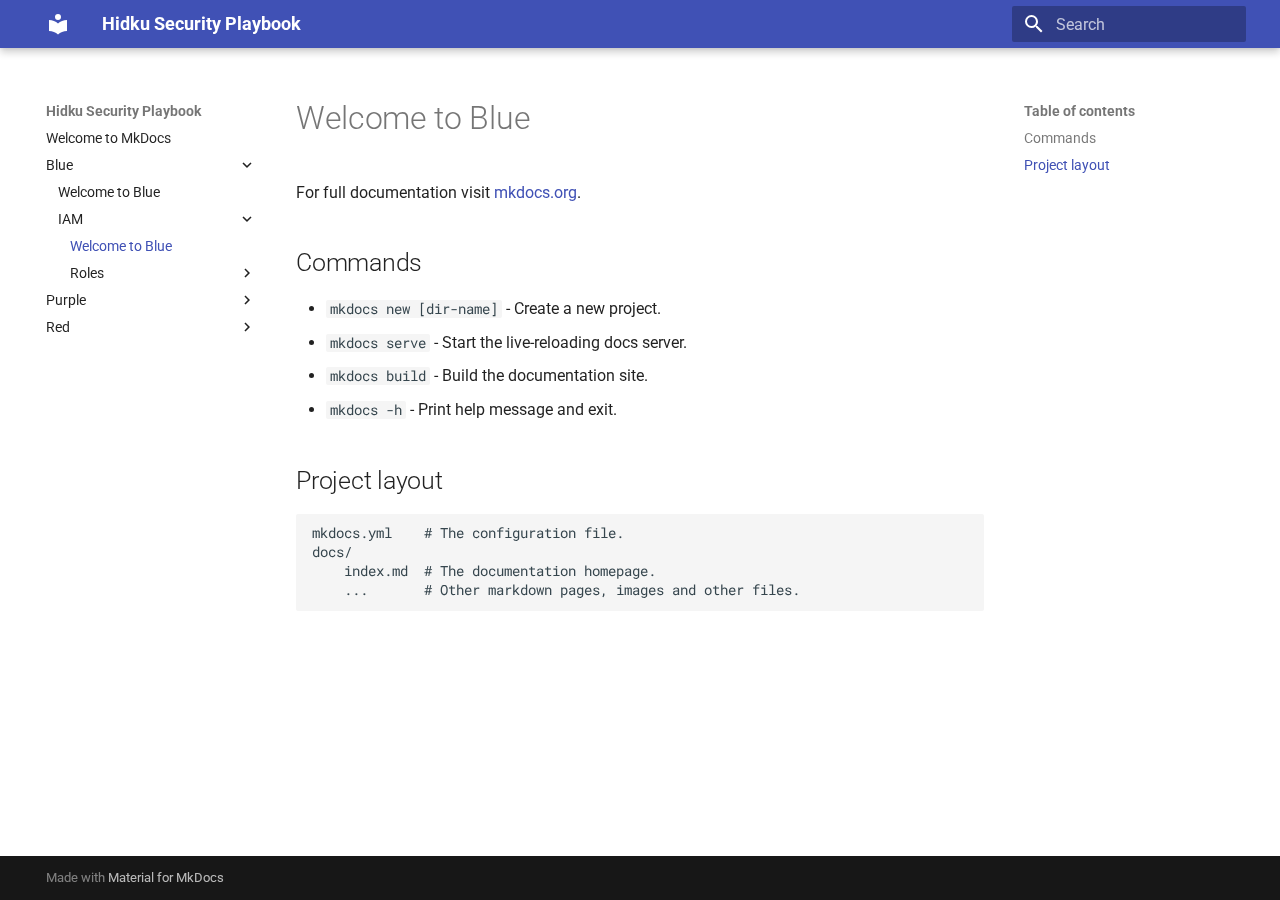
<file: blue/IAM/index.html>
<!doctype html>
<html lang="en" class="no-js">
  <head>
    
      <meta charset="utf-8">
      <meta name="viewport" content="width=device-width,initial-scale=1">
      
      
      
      
        <link rel="prev" href="../">
      
      
        <link rel="next" href="Roles/">
      
      
      <link rel="icon" href="../../assets/images/favicon.png">
      <meta name="generator" content="mkdocs-1.6.1, mkdocs-material-9.6.9">
    
    
      
        <title>Welcome to Blue - Hidku Security Playbook</title>
      
    
    
      <link rel="stylesheet" href="../../assets/stylesheets/main.4af4bdda.min.css">
      
      


    
    
      
    
    
      
        
        
        <link rel="preconnect" href="https://fonts.gstatic.com" crossorigin>
        <link rel="stylesheet" href="https://fonts.googleapis.com/css?family=Roboto:300,300i,400,400i,700,700i%7CRoboto+Mono:400,400i,700,700i&display=fallback">
        <style>:root{--md-text-font:"Roboto";--md-code-font:"Roboto Mono"}</style>
      
    
    
    <script>__md_scope=new URL("../..",location),__md_hash=e=>[...e].reduce(((e,_)=>(e<<5)-e+_.charCodeAt(0)),0),__md_get=(e,_=localStorage,t=__md_scope)=>JSON.parse(_.getItem(t.pathname+"."+e)),__md_set=(e,_,t=localStorage,a=__md_scope)=>{try{t.setItem(a.pathname+"."+e,JSON.stringify(_))}catch(e){}}</script>
    
      

    
    
    
  </head>
  
  
    <body dir="ltr">
  
    
    <input class="md-toggle" data-md-toggle="drawer" type="checkbox" id="__drawer" autocomplete="off">
    <input class="md-toggle" data-md-toggle="search" type="checkbox" id="__search" autocomplete="off">
    <label class="md-overlay" for="__drawer"></label>
    <div data-md-component="skip">
      
        
        <a href="#welcome-to-blue" class="md-skip">
          Skip to content
        </a>
      
    </div>
    <div data-md-component="announce">
      
    </div>
    
    
      

  

<header class="md-header md-header--shadow" data-md-component="header">
  <nav class="md-header__inner md-grid" aria-label="Header">
    <a href="../.." title="Hidku Security Playbook" class="md-header__button md-logo" aria-label="Hidku Security Playbook" data-md-component="logo">
      
  
  <svg xmlns="http://www.w3.org/2000/svg" viewBox="0 0 24 24"><path d="M12 8a3 3 0 0 0 3-3 3 3 0 0 0-3-3 3 3 0 0 0-3 3 3 3 0 0 0 3 3m0 3.54C9.64 9.35 6.5 8 3 8v11c3.5 0 6.64 1.35 9 3.54 2.36-2.19 5.5-3.54 9-3.54V8c-3.5 0-6.64 1.35-9 3.54"/></svg>

    </a>
    <label class="md-header__button md-icon" for="__drawer">
      
      <svg xmlns="http://www.w3.org/2000/svg" viewBox="0 0 24 24"><path d="M3 6h18v2H3zm0 5h18v2H3zm0 5h18v2H3z"/></svg>
    </label>
    <div class="md-header__title" data-md-component="header-title">
      <div class="md-header__ellipsis">
        <div class="md-header__topic">
          <span class="md-ellipsis">
            Hidku Security Playbook
          </span>
        </div>
        <div class="md-header__topic" data-md-component="header-topic">
          <span class="md-ellipsis">
            
              Welcome to Blue
            
          </span>
        </div>
      </div>
    </div>
    
    
      <script>var palette=__md_get("__palette");if(palette&&palette.color){if("(prefers-color-scheme)"===palette.color.media){var media=matchMedia("(prefers-color-scheme: light)"),input=document.querySelector(media.matches?"[data-md-color-media='(prefers-color-scheme: light)']":"[data-md-color-media='(prefers-color-scheme: dark)']");palette.color.media=input.getAttribute("data-md-color-media"),palette.color.scheme=input.getAttribute("data-md-color-scheme"),palette.color.primary=input.getAttribute("data-md-color-primary"),palette.color.accent=input.getAttribute("data-md-color-accent")}for(var[key,value]of Object.entries(palette.color))document.body.setAttribute("data-md-color-"+key,value)}</script>
    
    
    
      <label class="md-header__button md-icon" for="__search">
        
        <svg xmlns="http://www.w3.org/2000/svg" viewBox="0 0 24 24"><path d="M9.5 3A6.5 6.5 0 0 1 16 9.5c0 1.61-.59 3.09-1.56 4.23l.27.27h.79l5 5-1.5 1.5-5-5v-.79l-.27-.27A6.52 6.52 0 0 1 9.5 16 6.5 6.5 0 0 1 3 9.5 6.5 6.5 0 0 1 9.5 3m0 2C7 5 5 7 5 9.5S7 14 9.5 14 14 12 14 9.5 12 5 9.5 5"/></svg>
      </label>
      <div class="md-search" data-md-component="search" role="dialog">
  <label class="md-search__overlay" for="__search"></label>
  <div class="md-search__inner" role="search">
    <form class="md-search__form" name="search">
      <input type="text" class="md-search__input" name="query" aria-label="Search" placeholder="Search" autocapitalize="off" autocorrect="off" autocomplete="off" spellcheck="false" data-md-component="search-query" required>
      <label class="md-search__icon md-icon" for="__search">
        
        <svg xmlns="http://www.w3.org/2000/svg" viewBox="0 0 24 24"><path d="M9.5 3A6.5 6.5 0 0 1 16 9.5c0 1.61-.59 3.09-1.56 4.23l.27.27h.79l5 5-1.5 1.5-5-5v-.79l-.27-.27A6.52 6.52 0 0 1 9.5 16 6.5 6.5 0 0 1 3 9.5 6.5 6.5 0 0 1 9.5 3m0 2C7 5 5 7 5 9.5S7 14 9.5 14 14 12 14 9.5 12 5 9.5 5"/></svg>
        
        <svg xmlns="http://www.w3.org/2000/svg" viewBox="0 0 24 24"><path d="M20 11v2H8l5.5 5.5-1.42 1.42L4.16 12l7.92-7.92L13.5 5.5 8 11z"/></svg>
      </label>
      <nav class="md-search__options" aria-label="Search">
        
        <button type="reset" class="md-search__icon md-icon" title="Clear" aria-label="Clear" tabindex="-1">
          
          <svg xmlns="http://www.w3.org/2000/svg" viewBox="0 0 24 24"><path d="M19 6.41 17.59 5 12 10.59 6.41 5 5 6.41 10.59 12 5 17.59 6.41 19 12 13.41 17.59 19 19 17.59 13.41 12z"/></svg>
        </button>
      </nav>
      
    </form>
    <div class="md-search__output">
      <div class="md-search__scrollwrap" tabindex="0" data-md-scrollfix>
        <div class="md-search-result" data-md-component="search-result">
          <div class="md-search-result__meta">
            Initializing search
          </div>
          <ol class="md-search-result__list" role="presentation"></ol>
        </div>
      </div>
    </div>
  </div>
</div>
    
    
  </nav>
  
</header>
    
    <div class="md-container" data-md-component="container">
      
      
        
          
        
      
      <main class="md-main" data-md-component="main">
        <div class="md-main__inner md-grid">
          
            
              
              <div class="md-sidebar md-sidebar--primary" data-md-component="sidebar" data-md-type="navigation" >
                <div class="md-sidebar__scrollwrap">
                  <div class="md-sidebar__inner">
                    



<nav class="md-nav md-nav--primary" aria-label="Navigation" data-md-level="0">
  <label class="md-nav__title" for="__drawer">
    <a href="../.." title="Hidku Security Playbook" class="md-nav__button md-logo" aria-label="Hidku Security Playbook" data-md-component="logo">
      
  
  <svg xmlns="http://www.w3.org/2000/svg" viewBox="0 0 24 24"><path d="M12 8a3 3 0 0 0 3-3 3 3 0 0 0-3-3 3 3 0 0 0-3 3 3 3 0 0 0 3 3m0 3.54C9.64 9.35 6.5 8 3 8v11c3.5 0 6.64 1.35 9 3.54 2.36-2.19 5.5-3.54 9-3.54V8c-3.5 0-6.64 1.35-9 3.54"/></svg>

    </a>
    Hidku Security Playbook
  </label>
  
  <ul class="md-nav__list" data-md-scrollfix>
    
      
      
  
  
  
  
    <li class="md-nav__item">
      <a href="../.." class="md-nav__link">
        
  
  <span class="md-ellipsis">
    Welcome to MkDocs
    
  </span>
  

      </a>
    </li>
  

    
      
      
  
  
    
  
  
  
    
    
    
    
    <li class="md-nav__item md-nav__item--active md-nav__item--nested">
      
        
        
        <input class="md-nav__toggle md-toggle " type="checkbox" id="__nav_2" checked>
        
          
          <label class="md-nav__link" for="__nav_2" id="__nav_2_label" tabindex="0">
            
  
  <span class="md-ellipsis">
    Blue
    
  </span>
  

            <span class="md-nav__icon md-icon"></span>
          </label>
        
        <nav class="md-nav" data-md-level="1" aria-labelledby="__nav_2_label" aria-expanded="true">
          <label class="md-nav__title" for="__nav_2">
            <span class="md-nav__icon md-icon"></span>
            Blue
          </label>
          <ul class="md-nav__list" data-md-scrollfix>
            
              
                
  
  
  
  
    <li class="md-nav__item">
      <a href="../" class="md-nav__link">
        
  
  <span class="md-ellipsis">
    Welcome to Blue
    
  </span>
  

      </a>
    </li>
  

              
            
              
                
  
  
    
  
  
  
    
    
    
    
    <li class="md-nav__item md-nav__item--active md-nav__item--nested">
      
        
        
        <input class="md-nav__toggle md-toggle " type="checkbox" id="__nav_2_2" checked>
        
          
          <label class="md-nav__link" for="__nav_2_2" id="__nav_2_2_label" tabindex="0">
            
  
  <span class="md-ellipsis">
    IAM
    
  </span>
  

            <span class="md-nav__icon md-icon"></span>
          </label>
        
        <nav class="md-nav" data-md-level="2" aria-labelledby="__nav_2_2_label" aria-expanded="true">
          <label class="md-nav__title" for="__nav_2_2">
            <span class="md-nav__icon md-icon"></span>
            IAM
          </label>
          <ul class="md-nav__list" data-md-scrollfix>
            
              
                
  
  
    
  
  
  
    <li class="md-nav__item md-nav__item--active">
      
      <input class="md-nav__toggle md-toggle" type="checkbox" id="__toc">
      
      
        
      
      
        <label class="md-nav__link md-nav__link--active" for="__toc">
          
  
  <span class="md-ellipsis">
    Welcome to Blue
    
  </span>
  

          <span class="md-nav__icon md-icon"></span>
        </label>
      
      <a href="./" class="md-nav__link md-nav__link--active">
        
  
  <span class="md-ellipsis">
    Welcome to Blue
    
  </span>
  

      </a>
      
        

<nav class="md-nav md-nav--secondary" aria-label="Table of contents">
  
  
  
    
  
  
    <label class="md-nav__title" for="__toc">
      <span class="md-nav__icon md-icon"></span>
      Table of contents
    </label>
    <ul class="md-nav__list" data-md-component="toc" data-md-scrollfix>
      
        <li class="md-nav__item">
  <a href="#commands" class="md-nav__link">
    <span class="md-ellipsis">
      Commands
    </span>
  </a>
  
</li>
      
        <li class="md-nav__item">
  <a href="#project-layout" class="md-nav__link">
    <span class="md-ellipsis">
      Project layout
    </span>
  </a>
  
</li>
      
    </ul>
  
</nav>
      
    </li>
  

              
            
              
                
  
  
  
  
    
    
    
    
    <li class="md-nav__item md-nav__item--nested">
      
        
        
        <input class="md-nav__toggle md-toggle " type="checkbox" id="__nav_2_2_2" >
        
          
          <label class="md-nav__link" for="__nav_2_2_2" id="__nav_2_2_2_label" tabindex="0">
            
  
  <span class="md-ellipsis">
    Roles
    
  </span>
  

            <span class="md-nav__icon md-icon"></span>
          </label>
        
        <nav class="md-nav" data-md-level="3" aria-labelledby="__nav_2_2_2_label" aria-expanded="false">
          <label class="md-nav__title" for="__nav_2_2_2">
            <span class="md-nav__icon md-icon"></span>
            Roles
          </label>
          <ul class="md-nav__list" data-md-scrollfix>
            
              
                
  
  
  
  
    <li class="md-nav__item">
      <a href="Roles/" class="md-nav__link">
        
  
  <span class="md-ellipsis">
    Welcome to Blue
    
  </span>
  

      </a>
    </li>
  

              
            
              
                
  
  
  
  
    
    
    
    
    <li class="md-nav__item md-nav__item--nested">
      
        
        
        <input class="md-nav__toggle md-toggle " type="checkbox" id="__nav_2_2_2_2" >
        
          
          <label class="md-nav__link" for="__nav_2_2_2_2" id="__nav_2_2_2_2_label" tabindex="0">
            
  
  <span class="md-ellipsis">
    TrustRelation
    
  </span>
  

            <span class="md-nav__icon md-icon"></span>
          </label>
        
        <nav class="md-nav" data-md-level="4" aria-labelledby="__nav_2_2_2_2_label" aria-expanded="false">
          <label class="md-nav__title" for="__nav_2_2_2_2">
            <span class="md-nav__icon md-icon"></span>
            TrustRelation
          </label>
          <ul class="md-nav__list" data-md-scrollfix>
            
              
                
  
  
  
  
    <li class="md-nav__item">
      <a href="Roles/TrustRelation/" class="md-nav__link">
        
  
  <span class="md-ellipsis">
    Welcome to Blue
    
  </span>
  

      </a>
    </li>
  

              
            
          </ul>
        </nav>
      
    </li>
  

              
            
          </ul>
        </nav>
      
    </li>
  

              
            
          </ul>
        </nav>
      
    </li>
  

              
            
          </ul>
        </nav>
      
    </li>
  

    
      
      
  
  
  
  
    
    
    
    
    <li class="md-nav__item md-nav__item--nested">
      
        
        
        <input class="md-nav__toggle md-toggle " type="checkbox" id="__nav_3" >
        
          
          <label class="md-nav__link" for="__nav_3" id="__nav_3_label" tabindex="0">
            
  
  <span class="md-ellipsis">
    Purple
    
  </span>
  

            <span class="md-nav__icon md-icon"></span>
          </label>
        
        <nav class="md-nav" data-md-level="1" aria-labelledby="__nav_3_label" aria-expanded="false">
          <label class="md-nav__title" for="__nav_3">
            <span class="md-nav__icon md-icon"></span>
            Purple
          </label>
          <ul class="md-nav__list" data-md-scrollfix>
            
              
                
  
  
  
  
    <li class="md-nav__item">
      <a href="../../purple/" class="md-nav__link">
        
  
  <span class="md-ellipsis">
    Welcome to Purple
    
  </span>
  

      </a>
    </li>
  

              
            
          </ul>
        </nav>
      
    </li>
  

    
      
      
  
  
  
  
    
    
    
    
    <li class="md-nav__item md-nav__item--nested">
      
        
        
        <input class="md-nav__toggle md-toggle " type="checkbox" id="__nav_4" >
        
          
          <label class="md-nav__link" for="__nav_4" id="__nav_4_label" tabindex="0">
            
  
  <span class="md-ellipsis">
    Red
    
  </span>
  

            <span class="md-nav__icon md-icon"></span>
          </label>
        
        <nav class="md-nav" data-md-level="1" aria-labelledby="__nav_4_label" aria-expanded="false">
          <label class="md-nav__title" for="__nav_4">
            <span class="md-nav__icon md-icon"></span>
            Red
          </label>
          <ul class="md-nav__list" data-md-scrollfix>
            
              
                
  
  
  
  
    <li class="md-nav__item">
      <a href="../../red/" class="md-nav__link">
        
  
  <span class="md-ellipsis">
    Welcome to Read
    
  </span>
  

      </a>
    </li>
  

              
            
          </ul>
        </nav>
      
    </li>
  

    
  </ul>
</nav>
                  </div>
                </div>
              </div>
            
            
              
              <div class="md-sidebar md-sidebar--secondary" data-md-component="sidebar" data-md-type="toc" >
                <div class="md-sidebar__scrollwrap">
                  <div class="md-sidebar__inner">
                    

<nav class="md-nav md-nav--secondary" aria-label="Table of contents">
  
  
  
    
  
  
    <label class="md-nav__title" for="__toc">
      <span class="md-nav__icon md-icon"></span>
      Table of contents
    </label>
    <ul class="md-nav__list" data-md-component="toc" data-md-scrollfix>
      
        <li class="md-nav__item">
  <a href="#commands" class="md-nav__link">
    <span class="md-ellipsis">
      Commands
    </span>
  </a>
  
</li>
      
        <li class="md-nav__item">
  <a href="#project-layout" class="md-nav__link">
    <span class="md-ellipsis">
      Project layout
    </span>
  </a>
  
</li>
      
    </ul>
  
</nav>
                  </div>
                </div>
              </div>
            
          
          
            <div class="md-content" data-md-component="content">
              <article class="md-content__inner md-typeset">
                
                  



<h1 id="welcome-to-blue">Welcome to Blue</h1>
<p>For full documentation visit <a href="https://www.mkdocs.org">mkdocs.org</a>.</p>
<h2 id="commands">Commands</h2>
<ul>
<li><code>mkdocs new [dir-name]</code> - Create a new project.</li>
<li><code>mkdocs serve</code> - Start the live-reloading docs server.</li>
<li><code>mkdocs build</code> - Build the documentation site.</li>
<li><code>mkdocs -h</code> - Print help message and exit.</li>
</ul>
<h2 id="project-layout">Project layout</h2>
<div class="highlight"><pre><span></span><code>mkdocs.yml    # The configuration file.
docs/
    index.md  # The documentation homepage.
    ...       # Other markdown pages, images and other files.
</code></pre></div>












                
              </article>
            </div>
          
          
<script>var target=document.getElementById(location.hash.slice(1));target&&target.name&&(target.checked=target.name.startsWith("__tabbed_"))</script>
        </div>
        
      </main>
      
        <footer class="md-footer">
  
  <div class="md-footer-meta md-typeset">
    <div class="md-footer-meta__inner md-grid">
      <div class="md-copyright">
  
  
    Made with
    <a href="https://squidfunk.github.io/mkdocs-material/" target="_blank" rel="noopener">
      Material for MkDocs
    </a>
  
</div>
      
    </div>
  </div>
</footer>
      
    </div>
    <div class="md-dialog" data-md-component="dialog">
      <div class="md-dialog__inner md-typeset"></div>
    </div>
    
    
    <script id="__config" type="application/json">{"base": "../..", "features": [], "search": "../../assets/javascripts/workers/search.f8cc74c7.min.js", "translations": {"clipboard.copied": "Copied to clipboard", "clipboard.copy": "Copy to clipboard", "search.result.more.one": "1 more on this page", "search.result.more.other": "# more on this page", "search.result.none": "No matching documents", "search.result.one": "1 matching document", "search.result.other": "# matching documents", "search.result.placeholder": "Type to start searching", "search.result.term.missing": "Missing", "select.version": "Select version"}}</script>
    
    
      <script src="../../assets/javascripts/bundle.c8b220af.min.js"></script>
      
    
  </body>
</html>
</file>
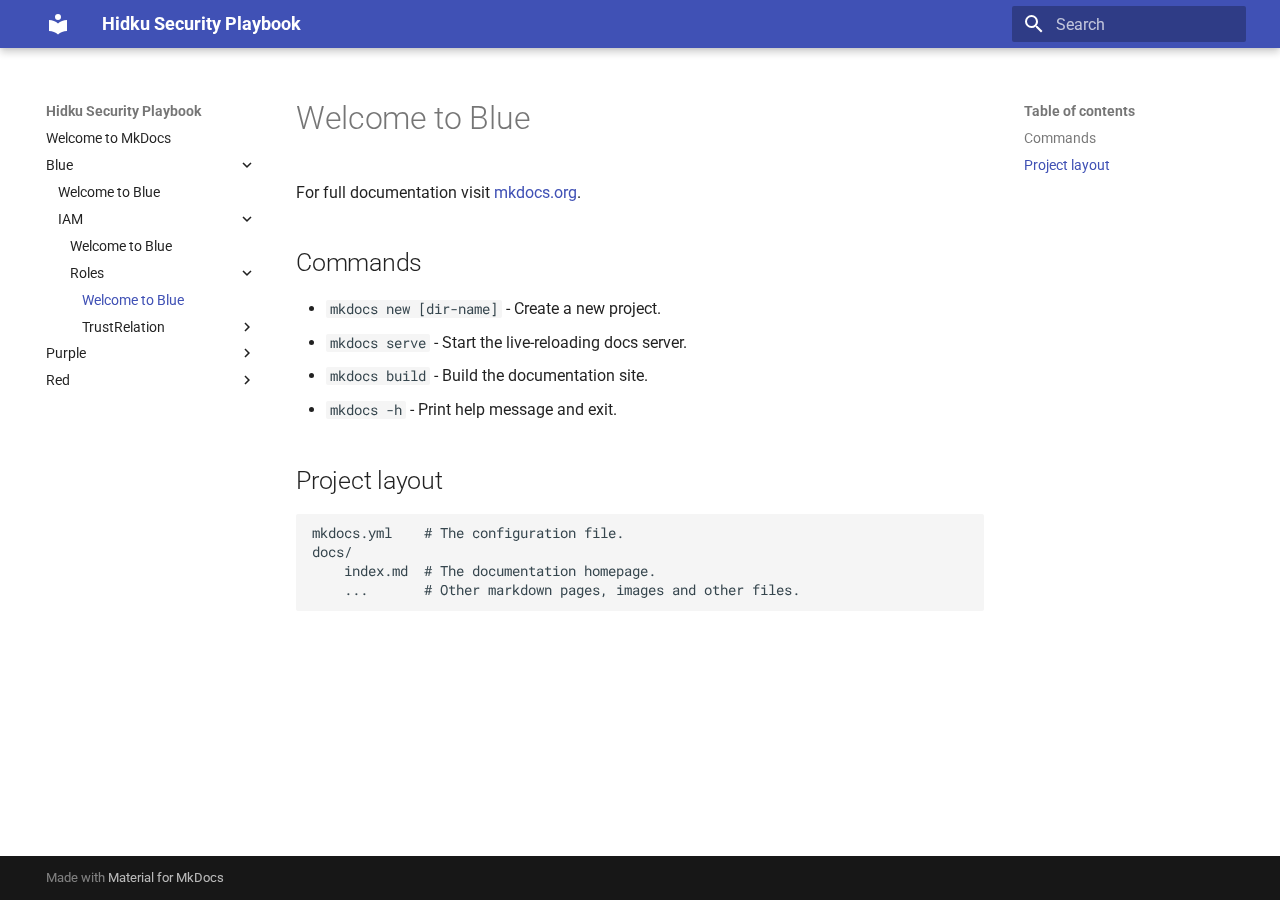
<file: blue/IAM/Roles/index.html>
<!doctype html>
<html lang="en" class="no-js">
  <head>
    
      <meta charset="utf-8">
      <meta name="viewport" content="width=device-width,initial-scale=1">
      
      
      
      
        <link rel="prev" href="../">
      
      
        <link rel="next" href="TrustRelation/">
      
      
      <link rel="icon" href="../../../assets/images/favicon.png">
      <meta name="generator" content="mkdocs-1.6.1, mkdocs-material-9.6.9">
    
    
      
        <title>Welcome to Blue - Hidku Security Playbook</title>
      
    
    
      <link rel="stylesheet" href="../../../assets/stylesheets/main.4af4bdda.min.css">
      
      


    
    
      
    
    
      
        
        
        <link rel="preconnect" href="https://fonts.gstatic.com" crossorigin>
        <link rel="stylesheet" href="https://fonts.googleapis.com/css?family=Roboto:300,300i,400,400i,700,700i%7CRoboto+Mono:400,400i,700,700i&display=fallback">
        <style>:root{--md-text-font:"Roboto";--md-code-font:"Roboto Mono"}</style>
      
    
    
    <script>__md_scope=new URL("../../..",location),__md_hash=e=>[...e].reduce(((e,_)=>(e<<5)-e+_.charCodeAt(0)),0),__md_get=(e,_=localStorage,t=__md_scope)=>JSON.parse(_.getItem(t.pathname+"."+e)),__md_set=(e,_,t=localStorage,a=__md_scope)=>{try{t.setItem(a.pathname+"."+e,JSON.stringify(_))}catch(e){}}</script>
    
      

    
    
    
  </head>
  
  
    <body dir="ltr">
  
    
    <input class="md-toggle" data-md-toggle="drawer" type="checkbox" id="__drawer" autocomplete="off">
    <input class="md-toggle" data-md-toggle="search" type="checkbox" id="__search" autocomplete="off">
    <label class="md-overlay" for="__drawer"></label>
    <div data-md-component="skip">
      
        
        <a href="#welcome-to-blue" class="md-skip">
          Skip to content
        </a>
      
    </div>
    <div data-md-component="announce">
      
    </div>
    
    
      

  

<header class="md-header md-header--shadow" data-md-component="header">
  <nav class="md-header__inner md-grid" aria-label="Header">
    <a href="../../.." title="Hidku Security Playbook" class="md-header__button md-logo" aria-label="Hidku Security Playbook" data-md-component="logo">
      
  
  <svg xmlns="http://www.w3.org/2000/svg" viewBox="0 0 24 24"><path d="M12 8a3 3 0 0 0 3-3 3 3 0 0 0-3-3 3 3 0 0 0-3 3 3 3 0 0 0 3 3m0 3.54C9.64 9.35 6.5 8 3 8v11c3.5 0 6.64 1.35 9 3.54 2.36-2.19 5.5-3.54 9-3.54V8c-3.5 0-6.64 1.35-9 3.54"/></svg>

    </a>
    <label class="md-header__button md-icon" for="__drawer">
      
      <svg xmlns="http://www.w3.org/2000/svg" viewBox="0 0 24 24"><path d="M3 6h18v2H3zm0 5h18v2H3zm0 5h18v2H3z"/></svg>
    </label>
    <div class="md-header__title" data-md-component="header-title">
      <div class="md-header__ellipsis">
        <div class="md-header__topic">
          <span class="md-ellipsis">
            Hidku Security Playbook
          </span>
        </div>
        <div class="md-header__topic" data-md-component="header-topic">
          <span class="md-ellipsis">
            
              Welcome to Blue
            
          </span>
        </div>
      </div>
    </div>
    
    
      <script>var palette=__md_get("__palette");if(palette&&palette.color){if("(prefers-color-scheme)"===palette.color.media){var media=matchMedia("(prefers-color-scheme: light)"),input=document.querySelector(media.matches?"[data-md-color-media='(prefers-color-scheme: light)']":"[data-md-color-media='(prefers-color-scheme: dark)']");palette.color.media=input.getAttribute("data-md-color-media"),palette.color.scheme=input.getAttribute("data-md-color-scheme"),palette.color.primary=input.getAttribute("data-md-color-primary"),palette.color.accent=input.getAttribute("data-md-color-accent")}for(var[key,value]of Object.entries(palette.color))document.body.setAttribute("data-md-color-"+key,value)}</script>
    
    
    
      <label class="md-header__button md-icon" for="__search">
        
        <svg xmlns="http://www.w3.org/2000/svg" viewBox="0 0 24 24"><path d="M9.5 3A6.5 6.5 0 0 1 16 9.5c0 1.61-.59 3.09-1.56 4.23l.27.27h.79l5 5-1.5 1.5-5-5v-.79l-.27-.27A6.52 6.52 0 0 1 9.5 16 6.5 6.5 0 0 1 3 9.5 6.5 6.5 0 0 1 9.5 3m0 2C7 5 5 7 5 9.5S7 14 9.5 14 14 12 14 9.5 12 5 9.5 5"/></svg>
      </label>
      <div class="md-search" data-md-component="search" role="dialog">
  <label class="md-search__overlay" for="__search"></label>
  <div class="md-search__inner" role="search">
    <form class="md-search__form" name="search">
      <input type="text" class="md-search__input" name="query" aria-label="Search" placeholder="Search" autocapitalize="off" autocorrect="off" autocomplete="off" spellcheck="false" data-md-component="search-query" required>
      <label class="md-search__icon md-icon" for="__search">
        
        <svg xmlns="http://www.w3.org/2000/svg" viewBox="0 0 24 24"><path d="M9.5 3A6.5 6.5 0 0 1 16 9.5c0 1.61-.59 3.09-1.56 4.23l.27.27h.79l5 5-1.5 1.5-5-5v-.79l-.27-.27A6.52 6.52 0 0 1 9.5 16 6.5 6.5 0 0 1 3 9.5 6.5 6.5 0 0 1 9.5 3m0 2C7 5 5 7 5 9.5S7 14 9.5 14 14 12 14 9.5 12 5 9.5 5"/></svg>
        
        <svg xmlns="http://www.w3.org/2000/svg" viewBox="0 0 24 24"><path d="M20 11v2H8l5.5 5.5-1.42 1.42L4.16 12l7.92-7.92L13.5 5.5 8 11z"/></svg>
      </label>
      <nav class="md-search__options" aria-label="Search">
        
        <button type="reset" class="md-search__icon md-icon" title="Clear" aria-label="Clear" tabindex="-1">
          
          <svg xmlns="http://www.w3.org/2000/svg" viewBox="0 0 24 24"><path d="M19 6.41 17.59 5 12 10.59 6.41 5 5 6.41 10.59 12 5 17.59 6.41 19 12 13.41 17.59 19 19 17.59 13.41 12z"/></svg>
        </button>
      </nav>
      
    </form>
    <div class="md-search__output">
      <div class="md-search__scrollwrap" tabindex="0" data-md-scrollfix>
        <div class="md-search-result" data-md-component="search-result">
          <div class="md-search-result__meta">
            Initializing search
          </div>
          <ol class="md-search-result__list" role="presentation"></ol>
        </div>
      </div>
    </div>
  </div>
</div>
    
    
  </nav>
  
</header>
    
    <div class="md-container" data-md-component="container">
      
      
        
          
        
      
      <main class="md-main" data-md-component="main">
        <div class="md-main__inner md-grid">
          
            
              
              <div class="md-sidebar md-sidebar--primary" data-md-component="sidebar" data-md-type="navigation" >
                <div class="md-sidebar__scrollwrap">
                  <div class="md-sidebar__inner">
                    



<nav class="md-nav md-nav--primary" aria-label="Navigation" data-md-level="0">
  <label class="md-nav__title" for="__drawer">
    <a href="../../.." title="Hidku Security Playbook" class="md-nav__button md-logo" aria-label="Hidku Security Playbook" data-md-component="logo">
      
  
  <svg xmlns="http://www.w3.org/2000/svg" viewBox="0 0 24 24"><path d="M12 8a3 3 0 0 0 3-3 3 3 0 0 0-3-3 3 3 0 0 0-3 3 3 3 0 0 0 3 3m0 3.54C9.64 9.35 6.5 8 3 8v11c3.5 0 6.64 1.35 9 3.54 2.36-2.19 5.5-3.54 9-3.54V8c-3.5 0-6.64 1.35-9 3.54"/></svg>

    </a>
    Hidku Security Playbook
  </label>
  
  <ul class="md-nav__list" data-md-scrollfix>
    
      
      
  
  
  
  
    <li class="md-nav__item">
      <a href="../../.." class="md-nav__link">
        
  
  <span class="md-ellipsis">
    Welcome to MkDocs
    
  </span>
  

      </a>
    </li>
  

    
      
      
  
  
    
  
  
  
    
    
    
    
    <li class="md-nav__item md-nav__item--active md-nav__item--nested">
      
        
        
        <input class="md-nav__toggle md-toggle " type="checkbox" id="__nav_2" checked>
        
          
          <label class="md-nav__link" for="__nav_2" id="__nav_2_label" tabindex="0">
            
  
  <span class="md-ellipsis">
    Blue
    
  </span>
  

            <span class="md-nav__icon md-icon"></span>
          </label>
        
        <nav class="md-nav" data-md-level="1" aria-labelledby="__nav_2_label" aria-expanded="true">
          <label class="md-nav__title" for="__nav_2">
            <span class="md-nav__icon md-icon"></span>
            Blue
          </label>
          <ul class="md-nav__list" data-md-scrollfix>
            
              
                
  
  
  
  
    <li class="md-nav__item">
      <a href="../../" class="md-nav__link">
        
  
  <span class="md-ellipsis">
    Welcome to Blue
    
  </span>
  

      </a>
    </li>
  

              
            
              
                
  
  
    
  
  
  
    
    
    
    
    <li class="md-nav__item md-nav__item--active md-nav__item--nested">
      
        
        
        <input class="md-nav__toggle md-toggle " type="checkbox" id="__nav_2_2" checked>
        
          
          <label class="md-nav__link" for="__nav_2_2" id="__nav_2_2_label" tabindex="0">
            
  
  <span class="md-ellipsis">
    IAM
    
  </span>
  

            <span class="md-nav__icon md-icon"></span>
          </label>
        
        <nav class="md-nav" data-md-level="2" aria-labelledby="__nav_2_2_label" aria-expanded="true">
          <label class="md-nav__title" for="__nav_2_2">
            <span class="md-nav__icon md-icon"></span>
            IAM
          </label>
          <ul class="md-nav__list" data-md-scrollfix>
            
              
                
  
  
  
  
    <li class="md-nav__item">
      <a href="../" class="md-nav__link">
        
  
  <span class="md-ellipsis">
    Welcome to Blue
    
  </span>
  

      </a>
    </li>
  

              
            
              
                
  
  
    
  
  
  
    
    
    
    
    <li class="md-nav__item md-nav__item--active md-nav__item--nested">
      
        
        
        <input class="md-nav__toggle md-toggle " type="checkbox" id="__nav_2_2_2" checked>
        
          
          <label class="md-nav__link" for="__nav_2_2_2" id="__nav_2_2_2_label" tabindex="0">
            
  
  <span class="md-ellipsis">
    Roles
    
  </span>
  

            <span class="md-nav__icon md-icon"></span>
          </label>
        
        <nav class="md-nav" data-md-level="3" aria-labelledby="__nav_2_2_2_label" aria-expanded="true">
          <label class="md-nav__title" for="__nav_2_2_2">
            <span class="md-nav__icon md-icon"></span>
            Roles
          </label>
          <ul class="md-nav__list" data-md-scrollfix>
            
              
                
  
  
    
  
  
  
    <li class="md-nav__item md-nav__item--active">
      
      <input class="md-nav__toggle md-toggle" type="checkbox" id="__toc">
      
      
        
      
      
        <label class="md-nav__link md-nav__link--active" for="__toc">
          
  
  <span class="md-ellipsis">
    Welcome to Blue
    
  </span>
  

          <span class="md-nav__icon md-icon"></span>
        </label>
      
      <a href="./" class="md-nav__link md-nav__link--active">
        
  
  <span class="md-ellipsis">
    Welcome to Blue
    
  </span>
  

      </a>
      
        

<nav class="md-nav md-nav--secondary" aria-label="Table of contents">
  
  
  
    
  
  
    <label class="md-nav__title" for="__toc">
      <span class="md-nav__icon md-icon"></span>
      Table of contents
    </label>
    <ul class="md-nav__list" data-md-component="toc" data-md-scrollfix>
      
        <li class="md-nav__item">
  <a href="#commands" class="md-nav__link">
    <span class="md-ellipsis">
      Commands
    </span>
  </a>
  
</li>
      
        <li class="md-nav__item">
  <a href="#project-layout" class="md-nav__link">
    <span class="md-ellipsis">
      Project layout
    </span>
  </a>
  
</li>
      
    </ul>
  
</nav>
      
    </li>
  

              
            
              
                
  
  
  
  
    
    
    
    
    <li class="md-nav__item md-nav__item--nested">
      
        
        
        <input class="md-nav__toggle md-toggle " type="checkbox" id="__nav_2_2_2_2" >
        
          
          <label class="md-nav__link" for="__nav_2_2_2_2" id="__nav_2_2_2_2_label" tabindex="0">
            
  
  <span class="md-ellipsis">
    TrustRelation
    
  </span>
  

            <span class="md-nav__icon md-icon"></span>
          </label>
        
        <nav class="md-nav" data-md-level="4" aria-labelledby="__nav_2_2_2_2_label" aria-expanded="false">
          <label class="md-nav__title" for="__nav_2_2_2_2">
            <span class="md-nav__icon md-icon"></span>
            TrustRelation
          </label>
          <ul class="md-nav__list" data-md-scrollfix>
            
              
                
  
  
  
  
    <li class="md-nav__item">
      <a href="TrustRelation/" class="md-nav__link">
        
  
  <span class="md-ellipsis">
    Welcome to Blue
    
  </span>
  

      </a>
    </li>
  

              
            
          </ul>
        </nav>
      
    </li>
  

              
            
          </ul>
        </nav>
      
    </li>
  

              
            
          </ul>
        </nav>
      
    </li>
  

              
            
          </ul>
        </nav>
      
    </li>
  

    
      
      
  
  
  
  
    
    
    
    
    <li class="md-nav__item md-nav__item--nested">
      
        
        
        <input class="md-nav__toggle md-toggle " type="checkbox" id="__nav_3" >
        
          
          <label class="md-nav__link" for="__nav_3" id="__nav_3_label" tabindex="0">
            
  
  <span class="md-ellipsis">
    Purple
    
  </span>
  

            <span class="md-nav__icon md-icon"></span>
          </label>
        
        <nav class="md-nav" data-md-level="1" aria-labelledby="__nav_3_label" aria-expanded="false">
          <label class="md-nav__title" for="__nav_3">
            <span class="md-nav__icon md-icon"></span>
            Purple
          </label>
          <ul class="md-nav__list" data-md-scrollfix>
            
              
                
  
  
  
  
    <li class="md-nav__item">
      <a href="../../../purple/" class="md-nav__link">
        
  
  <span class="md-ellipsis">
    Welcome to Purple
    
  </span>
  

      </a>
    </li>
  

              
            
          </ul>
        </nav>
      
    </li>
  

    
      
      
  
  
  
  
    
    
    
    
    <li class="md-nav__item md-nav__item--nested">
      
        
        
        <input class="md-nav__toggle md-toggle " type="checkbox" id="__nav_4" >
        
          
          <label class="md-nav__link" for="__nav_4" id="__nav_4_label" tabindex="0">
            
  
  <span class="md-ellipsis">
    Red
    
  </span>
  

            <span class="md-nav__icon md-icon"></span>
          </label>
        
        <nav class="md-nav" data-md-level="1" aria-labelledby="__nav_4_label" aria-expanded="false">
          <label class="md-nav__title" for="__nav_4">
            <span class="md-nav__icon md-icon"></span>
            Red
          </label>
          <ul class="md-nav__list" data-md-scrollfix>
            
              
                
  
  
  
  
    <li class="md-nav__item">
      <a href="../../../red/" class="md-nav__link">
        
  
  <span class="md-ellipsis">
    Welcome to Read
    
  </span>
  

      </a>
    </li>
  

              
            
          </ul>
        </nav>
      
    </li>
  

    
  </ul>
</nav>
                  </div>
                </div>
              </div>
            
            
              
              <div class="md-sidebar md-sidebar--secondary" data-md-component="sidebar" data-md-type="toc" >
                <div class="md-sidebar__scrollwrap">
                  <div class="md-sidebar__inner">
                    

<nav class="md-nav md-nav--secondary" aria-label="Table of contents">
  
  
  
    
  
  
    <label class="md-nav__title" for="__toc">
      <span class="md-nav__icon md-icon"></span>
      Table of contents
    </label>
    <ul class="md-nav__list" data-md-component="toc" data-md-scrollfix>
      
        <li class="md-nav__item">
  <a href="#commands" class="md-nav__link">
    <span class="md-ellipsis">
      Commands
    </span>
  </a>
  
</li>
      
        <li class="md-nav__item">
  <a href="#project-layout" class="md-nav__link">
    <span class="md-ellipsis">
      Project layout
    </span>
  </a>
  
</li>
      
    </ul>
  
</nav>
                  </div>
                </div>
              </div>
            
          
          
            <div class="md-content" data-md-component="content">
              <article class="md-content__inner md-typeset">
                
                  



<h1 id="welcome-to-blue">Welcome to Blue</h1>
<p>For full documentation visit <a href="https://www.mkdocs.org">mkdocs.org</a>.</p>
<h2 id="commands">Commands</h2>
<ul>
<li><code>mkdocs new [dir-name]</code> - Create a new project.</li>
<li><code>mkdocs serve</code> - Start the live-reloading docs server.</li>
<li><code>mkdocs build</code> - Build the documentation site.</li>
<li><code>mkdocs -h</code> - Print help message and exit.</li>
</ul>
<h2 id="project-layout">Project layout</h2>
<div class="highlight"><pre><span></span><code>mkdocs.yml    # The configuration file.
docs/
    index.md  # The documentation homepage.
    ...       # Other markdown pages, images and other files.
</code></pre></div>












                
              </article>
            </div>
          
          
<script>var target=document.getElementById(location.hash.slice(1));target&&target.name&&(target.checked=target.name.startsWith("__tabbed_"))</script>
        </div>
        
      </main>
      
        <footer class="md-footer">
  
  <div class="md-footer-meta md-typeset">
    <div class="md-footer-meta__inner md-grid">
      <div class="md-copyright">
  
  
    Made with
    <a href="https://squidfunk.github.io/mkdocs-material/" target="_blank" rel="noopener">
      Material for MkDocs
    </a>
  
</div>
      
    </div>
  </div>
</footer>
      
    </div>
    <div class="md-dialog" data-md-component="dialog">
      <div class="md-dialog__inner md-typeset"></div>
    </div>
    
    
    <script id="__config" type="application/json">{"base": "../../..", "features": [], "search": "../../../assets/javascripts/workers/search.f8cc74c7.min.js", "translations": {"clipboard.copied": "Copied to clipboard", "clipboard.copy": "Copy to clipboard", "search.result.more.one": "1 more on this page", "search.result.more.other": "# more on this page", "search.result.none": "No matching documents", "search.result.one": "1 matching document", "search.result.other": "# matching documents", "search.result.placeholder": "Type to start searching", "search.result.term.missing": "Missing", "select.version": "Select version"}}</script>
    
    
      <script src="../../../assets/javascripts/bundle.c8b220af.min.js"></script>
      
    
  </body>
</html>
</file>
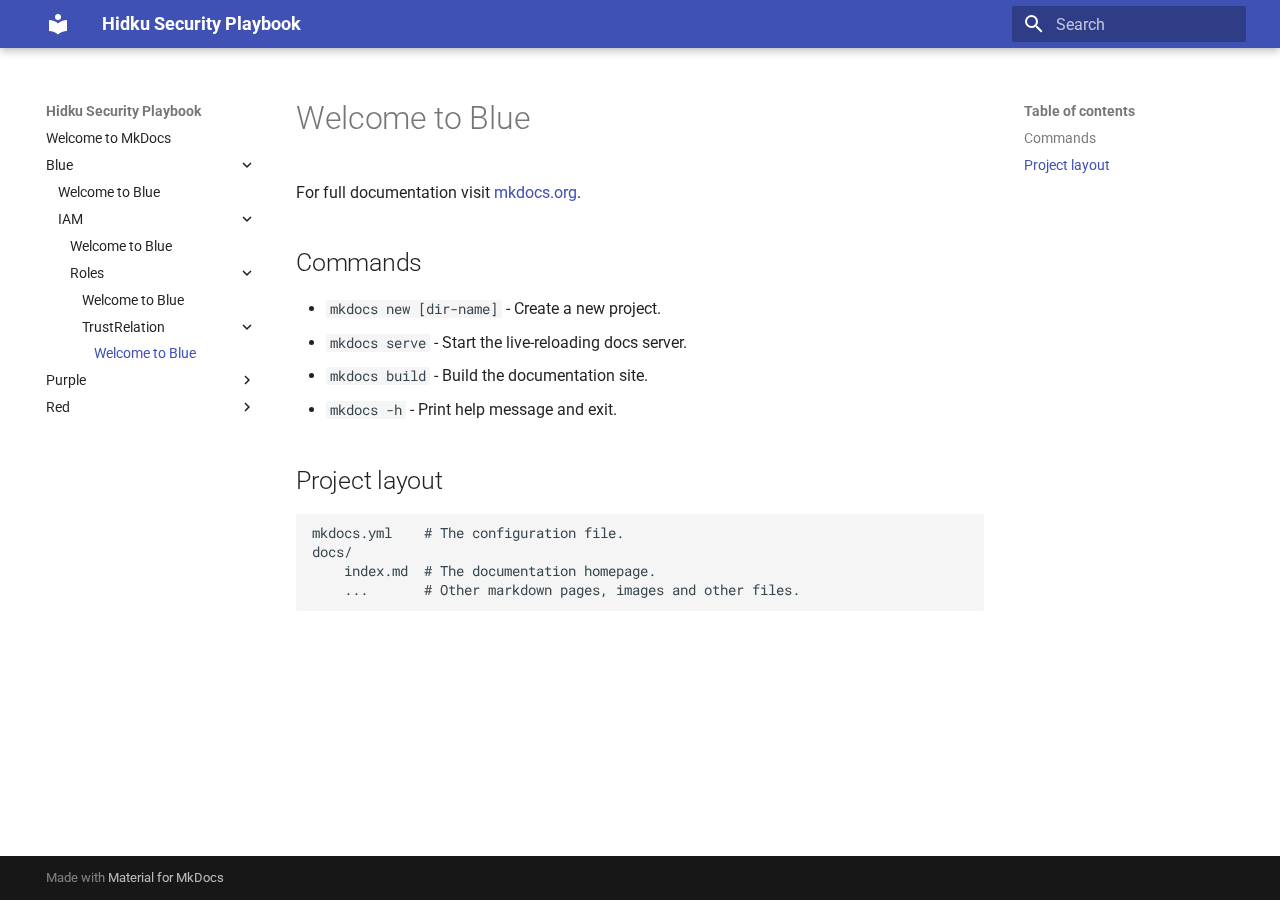
<file: blue/IAM/Roles/TrustRelation/index.html>
<!doctype html>
<html lang="en" class="no-js">
  <head>
    
      <meta charset="utf-8">
      <meta name="viewport" content="width=device-width,initial-scale=1">
      
      
      
      
        <link rel="prev" href="../">
      
      
        <link rel="next" href="../../../../purple/">
      
      
      <link rel="icon" href="../../../../assets/images/favicon.png">
      <meta name="generator" content="mkdocs-1.6.1, mkdocs-material-9.6.9">
    
    
      
        <title>Welcome to Blue - Hidku Security Playbook</title>
      
    
    
      <link rel="stylesheet" href="../../../../assets/stylesheets/main.4af4bdda.min.css">
      
      


    
    
      
    
    
      
        
        
        <link rel="preconnect" href="https://fonts.gstatic.com" crossorigin>
        <link rel="stylesheet" href="https://fonts.googleapis.com/css?family=Roboto:300,300i,400,400i,700,700i%7CRoboto+Mono:400,400i,700,700i&display=fallback">
        <style>:root{--md-text-font:"Roboto";--md-code-font:"Roboto Mono"}</style>
      
    
    
    <script>__md_scope=new URL("../../../..",location),__md_hash=e=>[...e].reduce(((e,_)=>(e<<5)-e+_.charCodeAt(0)),0),__md_get=(e,_=localStorage,t=__md_scope)=>JSON.parse(_.getItem(t.pathname+"."+e)),__md_set=(e,_,t=localStorage,a=__md_scope)=>{try{t.setItem(a.pathname+"."+e,JSON.stringify(_))}catch(e){}}</script>
    
      

    
    
    
  </head>
  
  
    <body dir="ltr">
  
    
    <input class="md-toggle" data-md-toggle="drawer" type="checkbox" id="__drawer" autocomplete="off">
    <input class="md-toggle" data-md-toggle="search" type="checkbox" id="__search" autocomplete="off">
    <label class="md-overlay" for="__drawer"></label>
    <div data-md-component="skip">
      
        
        <a href="#welcome-to-blue" class="md-skip">
          Skip to content
        </a>
      
    </div>
    <div data-md-component="announce">
      
    </div>
    
    
      

  

<header class="md-header md-header--shadow" data-md-component="header">
  <nav class="md-header__inner md-grid" aria-label="Header">
    <a href="../../../.." title="Hidku Security Playbook" class="md-header__button md-logo" aria-label="Hidku Security Playbook" data-md-component="logo">
      
  
  <svg xmlns="http://www.w3.org/2000/svg" viewBox="0 0 24 24"><path d="M12 8a3 3 0 0 0 3-3 3 3 0 0 0-3-3 3 3 0 0 0-3 3 3 3 0 0 0 3 3m0 3.54C9.64 9.35 6.5 8 3 8v11c3.5 0 6.64 1.35 9 3.54 2.36-2.19 5.5-3.54 9-3.54V8c-3.5 0-6.64 1.35-9 3.54"/></svg>

    </a>
    <label class="md-header__button md-icon" for="__drawer">
      
      <svg xmlns="http://www.w3.org/2000/svg" viewBox="0 0 24 24"><path d="M3 6h18v2H3zm0 5h18v2H3zm0 5h18v2H3z"/></svg>
    </label>
    <div class="md-header__title" data-md-component="header-title">
      <div class="md-header__ellipsis">
        <div class="md-header__topic">
          <span class="md-ellipsis">
            Hidku Security Playbook
          </span>
        </div>
        <div class="md-header__topic" data-md-component="header-topic">
          <span class="md-ellipsis">
            
              Welcome to Blue
            
          </span>
        </div>
      </div>
    </div>
    
    
      <script>var palette=__md_get("__palette");if(palette&&palette.color){if("(prefers-color-scheme)"===palette.color.media){var media=matchMedia("(prefers-color-scheme: light)"),input=document.querySelector(media.matches?"[data-md-color-media='(prefers-color-scheme: light)']":"[data-md-color-media='(prefers-color-scheme: dark)']");palette.color.media=input.getAttribute("data-md-color-media"),palette.color.scheme=input.getAttribute("data-md-color-scheme"),palette.color.primary=input.getAttribute("data-md-color-primary"),palette.color.accent=input.getAttribute("data-md-color-accent")}for(var[key,value]of Object.entries(palette.color))document.body.setAttribute("data-md-color-"+key,value)}</script>
    
    
    
      <label class="md-header__button md-icon" for="__search">
        
        <svg xmlns="http://www.w3.org/2000/svg" viewBox="0 0 24 24"><path d="M9.5 3A6.5 6.5 0 0 1 16 9.5c0 1.61-.59 3.09-1.56 4.23l.27.27h.79l5 5-1.5 1.5-5-5v-.79l-.27-.27A6.52 6.52 0 0 1 9.5 16 6.5 6.5 0 0 1 3 9.5 6.5 6.5 0 0 1 9.5 3m0 2C7 5 5 7 5 9.5S7 14 9.5 14 14 12 14 9.5 12 5 9.5 5"/></svg>
      </label>
      <div class="md-search" data-md-component="search" role="dialog">
  <label class="md-search__overlay" for="__search"></label>
  <div class="md-search__inner" role="search">
    <form class="md-search__form" name="search">
      <input type="text" class="md-search__input" name="query" aria-label="Search" placeholder="Search" autocapitalize="off" autocorrect="off" autocomplete="off" spellcheck="false" data-md-component="search-query" required>
      <label class="md-search__icon md-icon" for="__search">
        
        <svg xmlns="http://www.w3.org/2000/svg" viewBox="0 0 24 24"><path d="M9.5 3A6.5 6.5 0 0 1 16 9.5c0 1.61-.59 3.09-1.56 4.23l.27.27h.79l5 5-1.5 1.5-5-5v-.79l-.27-.27A6.52 6.52 0 0 1 9.5 16 6.5 6.5 0 0 1 3 9.5 6.5 6.5 0 0 1 9.5 3m0 2C7 5 5 7 5 9.5S7 14 9.5 14 14 12 14 9.5 12 5 9.5 5"/></svg>
        
        <svg xmlns="http://www.w3.org/2000/svg" viewBox="0 0 24 24"><path d="M20 11v2H8l5.5 5.5-1.42 1.42L4.16 12l7.92-7.92L13.5 5.5 8 11z"/></svg>
      </label>
      <nav class="md-search__options" aria-label="Search">
        
        <button type="reset" class="md-search__icon md-icon" title="Clear" aria-label="Clear" tabindex="-1">
          
          <svg xmlns="http://www.w3.org/2000/svg" viewBox="0 0 24 24"><path d="M19 6.41 17.59 5 12 10.59 6.41 5 5 6.41 10.59 12 5 17.59 6.41 19 12 13.41 17.59 19 19 17.59 13.41 12z"/></svg>
        </button>
      </nav>
      
    </form>
    <div class="md-search__output">
      <div class="md-search__scrollwrap" tabindex="0" data-md-scrollfix>
        <div class="md-search-result" data-md-component="search-result">
          <div class="md-search-result__meta">
            Initializing search
          </div>
          <ol class="md-search-result__list" role="presentation"></ol>
        </div>
      </div>
    </div>
  </div>
</div>
    
    
  </nav>
  
</header>
    
    <div class="md-container" data-md-component="container">
      
      
        
          
        
      
      <main class="md-main" data-md-component="main">
        <div class="md-main__inner md-grid">
          
            
              
              <div class="md-sidebar md-sidebar--primary" data-md-component="sidebar" data-md-type="navigation" >
                <div class="md-sidebar__scrollwrap">
                  <div class="md-sidebar__inner">
                    



<nav class="md-nav md-nav--primary" aria-label="Navigation" data-md-level="0">
  <label class="md-nav__title" for="__drawer">
    <a href="../../../.." title="Hidku Security Playbook" class="md-nav__button md-logo" aria-label="Hidku Security Playbook" data-md-component="logo">
      
  
  <svg xmlns="http://www.w3.org/2000/svg" viewBox="0 0 24 24"><path d="M12 8a3 3 0 0 0 3-3 3 3 0 0 0-3-3 3 3 0 0 0-3 3 3 3 0 0 0 3 3m0 3.54C9.64 9.35 6.5 8 3 8v11c3.5 0 6.64 1.35 9 3.54 2.36-2.19 5.5-3.54 9-3.54V8c-3.5 0-6.64 1.35-9 3.54"/></svg>

    </a>
    Hidku Security Playbook
  </label>
  
  <ul class="md-nav__list" data-md-scrollfix>
    
      
      
  
  
  
  
    <li class="md-nav__item">
      <a href="../../../.." class="md-nav__link">
        
  
  <span class="md-ellipsis">
    Welcome to MkDocs
    
  </span>
  

      </a>
    </li>
  

    
      
      
  
  
    
  
  
  
    
    
    
    
    <li class="md-nav__item md-nav__item--active md-nav__item--nested">
      
        
        
        <input class="md-nav__toggle md-toggle " type="checkbox" id="__nav_2" checked>
        
          
          <label class="md-nav__link" for="__nav_2" id="__nav_2_label" tabindex="0">
            
  
  <span class="md-ellipsis">
    Blue
    
  </span>
  

            <span class="md-nav__icon md-icon"></span>
          </label>
        
        <nav class="md-nav" data-md-level="1" aria-labelledby="__nav_2_label" aria-expanded="true">
          <label class="md-nav__title" for="__nav_2">
            <span class="md-nav__icon md-icon"></span>
            Blue
          </label>
          <ul class="md-nav__list" data-md-scrollfix>
            
              
                
  
  
  
  
    <li class="md-nav__item">
      <a href="../../../" class="md-nav__link">
        
  
  <span class="md-ellipsis">
    Welcome to Blue
    
  </span>
  

      </a>
    </li>
  

              
            
              
                
  
  
    
  
  
  
    
    
    
    
    <li class="md-nav__item md-nav__item--active md-nav__item--nested">
      
        
        
        <input class="md-nav__toggle md-toggle " type="checkbox" id="__nav_2_2" checked>
        
          
          <label class="md-nav__link" for="__nav_2_2" id="__nav_2_2_label" tabindex="0">
            
  
  <span class="md-ellipsis">
    IAM
    
  </span>
  

            <span class="md-nav__icon md-icon"></span>
          </label>
        
        <nav class="md-nav" data-md-level="2" aria-labelledby="__nav_2_2_label" aria-expanded="true">
          <label class="md-nav__title" for="__nav_2_2">
            <span class="md-nav__icon md-icon"></span>
            IAM
          </label>
          <ul class="md-nav__list" data-md-scrollfix>
            
              
                
  
  
  
  
    <li class="md-nav__item">
      <a href="../../" class="md-nav__link">
        
  
  <span class="md-ellipsis">
    Welcome to Blue
    
  </span>
  

      </a>
    </li>
  

              
            
              
                
  
  
    
  
  
  
    
    
    
    
    <li class="md-nav__item md-nav__item--active md-nav__item--nested">
      
        
        
        <input class="md-nav__toggle md-toggle " type="checkbox" id="__nav_2_2_2" checked>
        
          
          <label class="md-nav__link" for="__nav_2_2_2" id="__nav_2_2_2_label" tabindex="0">
            
  
  <span class="md-ellipsis">
    Roles
    
  </span>
  

            <span class="md-nav__icon md-icon"></span>
          </label>
        
        <nav class="md-nav" data-md-level="3" aria-labelledby="__nav_2_2_2_label" aria-expanded="true">
          <label class="md-nav__title" for="__nav_2_2_2">
            <span class="md-nav__icon md-icon"></span>
            Roles
          </label>
          <ul class="md-nav__list" data-md-scrollfix>
            
              
                
  
  
  
  
    <li class="md-nav__item">
      <a href="../" class="md-nav__link">
        
  
  <span class="md-ellipsis">
    Welcome to Blue
    
  </span>
  

      </a>
    </li>
  

              
            
              
                
  
  
    
  
  
  
    
    
    
    
    <li class="md-nav__item md-nav__item--active md-nav__item--nested">
      
        
        
        <input class="md-nav__toggle md-toggle " type="checkbox" id="__nav_2_2_2_2" checked>
        
          
          <label class="md-nav__link" for="__nav_2_2_2_2" id="__nav_2_2_2_2_label" tabindex="0">
            
  
  <span class="md-ellipsis">
    TrustRelation
    
  </span>
  

            <span class="md-nav__icon md-icon"></span>
          </label>
        
        <nav class="md-nav" data-md-level="4" aria-labelledby="__nav_2_2_2_2_label" aria-expanded="true">
          <label class="md-nav__title" for="__nav_2_2_2_2">
            <span class="md-nav__icon md-icon"></span>
            TrustRelation
          </label>
          <ul class="md-nav__list" data-md-scrollfix>
            
              
                
  
  
    
  
  
  
    <li class="md-nav__item md-nav__item--active">
      
      <input class="md-nav__toggle md-toggle" type="checkbox" id="__toc">
      
      
        
      
      
        <label class="md-nav__link md-nav__link--active" for="__toc">
          
  
  <span class="md-ellipsis">
    Welcome to Blue
    
  </span>
  

          <span class="md-nav__icon md-icon"></span>
        </label>
      
      <a href="./" class="md-nav__link md-nav__link--active">
        
  
  <span class="md-ellipsis">
    Welcome to Blue
    
  </span>
  

      </a>
      
        

<nav class="md-nav md-nav--secondary" aria-label="Table of contents">
  
  
  
    
  
  
    <label class="md-nav__title" for="__toc">
      <span class="md-nav__icon md-icon"></span>
      Table of contents
    </label>
    <ul class="md-nav__list" data-md-component="toc" data-md-scrollfix>
      
        <li class="md-nav__item">
  <a href="#commands" class="md-nav__link">
    <span class="md-ellipsis">
      Commands
    </span>
  </a>
  
</li>
      
        <li class="md-nav__item">
  <a href="#project-layout" class="md-nav__link">
    <span class="md-ellipsis">
      Project layout
    </span>
  </a>
  
</li>
      
    </ul>
  
</nav>
      
    </li>
  

              
            
          </ul>
        </nav>
      
    </li>
  

              
            
          </ul>
        </nav>
      
    </li>
  

              
            
          </ul>
        </nav>
      
    </li>
  

              
            
          </ul>
        </nav>
      
    </li>
  

    
      
      
  
  
  
  
    
    
    
    
    <li class="md-nav__item md-nav__item--nested">
      
        
        
        <input class="md-nav__toggle md-toggle " type="checkbox" id="__nav_3" >
        
          
          <label class="md-nav__link" for="__nav_3" id="__nav_3_label" tabindex="0">
            
  
  <span class="md-ellipsis">
    Purple
    
  </span>
  

            <span class="md-nav__icon md-icon"></span>
          </label>
        
        <nav class="md-nav" data-md-level="1" aria-labelledby="__nav_3_label" aria-expanded="false">
          <label class="md-nav__title" for="__nav_3">
            <span class="md-nav__icon md-icon"></span>
            Purple
          </label>
          <ul class="md-nav__list" data-md-scrollfix>
            
              
                
  
  
  
  
    <li class="md-nav__item">
      <a href="../../../../purple/" class="md-nav__link">
        
  
  <span class="md-ellipsis">
    Welcome to Purple
    
  </span>
  

      </a>
    </li>
  

              
            
          </ul>
        </nav>
      
    </li>
  

    
      
      
  
  
  
  
    
    
    
    
    <li class="md-nav__item md-nav__item--nested">
      
        
        
        <input class="md-nav__toggle md-toggle " type="checkbox" id="__nav_4" >
        
          
          <label class="md-nav__link" for="__nav_4" id="__nav_4_label" tabindex="0">
            
  
  <span class="md-ellipsis">
    Red
    
  </span>
  

            <span class="md-nav__icon md-icon"></span>
          </label>
        
        <nav class="md-nav" data-md-level="1" aria-labelledby="__nav_4_label" aria-expanded="false">
          <label class="md-nav__title" for="__nav_4">
            <span class="md-nav__icon md-icon"></span>
            Red
          </label>
          <ul class="md-nav__list" data-md-scrollfix>
            
              
                
  
  
  
  
    <li class="md-nav__item">
      <a href="../../../../red/" class="md-nav__link">
        
  
  <span class="md-ellipsis">
    Welcome to Read
    
  </span>
  

      </a>
    </li>
  

              
            
          </ul>
        </nav>
      
    </li>
  

    
  </ul>
</nav>
                  </div>
                </div>
              </div>
            
            
              
              <div class="md-sidebar md-sidebar--secondary" data-md-component="sidebar" data-md-type="toc" >
                <div class="md-sidebar__scrollwrap">
                  <div class="md-sidebar__inner">
                    

<nav class="md-nav md-nav--secondary" aria-label="Table of contents">
  
  
  
    
  
  
    <label class="md-nav__title" for="__toc">
      <span class="md-nav__icon md-icon"></span>
      Table of contents
    </label>
    <ul class="md-nav__list" data-md-component="toc" data-md-scrollfix>
      
        <li class="md-nav__item">
  <a href="#commands" class="md-nav__link">
    <span class="md-ellipsis">
      Commands
    </span>
  </a>
  
</li>
      
        <li class="md-nav__item">
  <a href="#project-layout" class="md-nav__link">
    <span class="md-ellipsis">
      Project layout
    </span>
  </a>
  
</li>
      
    </ul>
  
</nav>
                  </div>
                </div>
              </div>
            
          
          
            <div class="md-content" data-md-component="content">
              <article class="md-content__inner md-typeset">
                
                  



<h1 id="welcome-to-blue">Welcome to Blue</h1>
<p>For full documentation visit <a href="https://www.mkdocs.org">mkdocs.org</a>.</p>
<h2 id="commands">Commands</h2>
<ul>
<li><code>mkdocs new [dir-name]</code> - Create a new project.</li>
<li><code>mkdocs serve</code> - Start the live-reloading docs server.</li>
<li><code>mkdocs build</code> - Build the documentation site.</li>
<li><code>mkdocs -h</code> - Print help message and exit.</li>
</ul>
<h2 id="project-layout">Project layout</h2>
<div class="highlight"><pre><span></span><code>mkdocs.yml    # The configuration file.
docs/
    index.md  # The documentation homepage.
    ...       # Other markdown pages, images and other files.
</code></pre></div>












                
              </article>
            </div>
          
          
<script>var target=document.getElementById(location.hash.slice(1));target&&target.name&&(target.checked=target.name.startsWith("__tabbed_"))</script>
        </div>
        
      </main>
      
        <footer class="md-footer">
  
  <div class="md-footer-meta md-typeset">
    <div class="md-footer-meta__inner md-grid">
      <div class="md-copyright">
  
  
    Made with
    <a href="https://squidfunk.github.io/mkdocs-material/" target="_blank" rel="noopener">
      Material for MkDocs
    </a>
  
</div>
      
    </div>
  </div>
</footer>
      
    </div>
    <div class="md-dialog" data-md-component="dialog">
      <div class="md-dialog__inner md-typeset"></div>
    </div>
    
    
    <script id="__config" type="application/json">{"base": "../../../..", "features": [], "search": "../../../../assets/javascripts/workers/search.f8cc74c7.min.js", "translations": {"clipboard.copied": "Copied to clipboard", "clipboard.copy": "Copy to clipboard", "search.result.more.one": "1 more on this page", "search.result.more.other": "# more on this page", "search.result.none": "No matching documents", "search.result.one": "1 matching document", "search.result.other": "# matching documents", "search.result.placeholder": "Type to start searching", "search.result.term.missing": "Missing", "select.version": "Select version"}}</script>
    
    
      <script src="../../../../assets/javascripts/bundle.c8b220af.min.js"></script>
      
    
  </body>
</html>
</file>
<file: assets/stylesheets/main.4af4bdda.min.css>
@charset "UTF-8";html{-webkit-text-size-adjust:none;-moz-text-size-adjust:none;text-size-adjust:none;box-sizing:border-box}*,:after,:before{box-sizing:inherit}@media (prefers-reduced-motion){*,:after,:before{transition:none!important}}body{margin:0}a,button,input,label{-webkit-tap-highlight-color:transparent}a{color:inherit;text-decoration:none}hr{border:0;box-sizing:initial;display:block;height:.05rem;overflow:visible;padding:0}small{font-size:80%}sub,sup{line-height:1em}img{border-style:none}table{border-collapse:initial;border-spacing:0}td,th{font-weight:400;vertical-align:top}button{background:#0000;border:0;font-family:inherit;font-size:inherit;margin:0;padding:0}input{border:0;outline:none}:root{--md-primary-fg-color:#4051b5;--md-primary-fg-color--light:#5d6cc0;--md-primary-fg-color--dark:#303fa1;--md-primary-bg-color:#fff;--md-primary-bg-color--light:#ffffffb3;--md-accent-fg-color:#526cfe;--md-accent-fg-color--transparent:#526cfe1a;--md-accent-bg-color:#fff;--md-accent-bg-color--light:#ffffffb3}[data-md-color-scheme=default]{color-scheme:light}[data-md-color-scheme=default] img[src$="#gh-dark-mode-only"],[data-md-color-scheme=default] img[src$="#only-dark"]{display:none}:root,[data-md-color-scheme=default]{--md-hue:225deg;--md-default-fg-color:#000000de;--md-default-fg-color--light:#0000008a;--md-default-fg-color--lighter:#00000052;--md-default-fg-color--lightest:#00000012;--md-default-bg-color:#fff;--md-default-bg-color--light:#ffffffb3;--md-default-bg-color--lighter:#ffffff4d;--md-default-bg-color--lightest:#ffffff1f;--md-code-fg-color:#36464e;--md-code-bg-color:#f5f5f5;--md-code-hl-color:#4287ff;--md-code-hl-color--light:#4287ff1a;--md-code-hl-number-color:#d52a2a;--md-code-hl-special-color:#db1457;--md-code-hl-function-color:#a846b9;--md-code-hl-constant-color:#6e59d9;--md-code-hl-keyword-color:#3f6ec6;--md-code-hl-string-color:#1c7d4d;--md-code-hl-name-color:var(--md-code-fg-color);--md-code-hl-operator-color:var(--md-default-fg-color--light);--md-code-hl-punctuation-color:var(--md-default-fg-color--light);--md-code-hl-comment-color:var(--md-default-fg-color--light);--md-code-hl-generic-color:var(--md-default-fg-color--light);--md-code-hl-variable-color:var(--md-default-fg-color--light);--md-typeset-color:var(--md-default-fg-color);--md-typeset-a-color:var(--md-primary-fg-color);--md-typeset-del-color:#f5503d26;--md-typeset-ins-color:#0bd57026;--md-typeset-kbd-color:#fafafa;--md-typeset-kbd-accent-color:#fff;--md-typeset-kbd-border-color:#b8b8b8;--md-typeset-mark-color:#ffff0080;--md-typeset-table-color:#0000001f;--md-typeset-table-color--light:rgba(0,0,0,.035);--md-admonition-fg-color:var(--md-default-fg-color);--md-admonition-bg-color:var(--md-default-bg-color);--md-warning-fg-color:#000000de;--md-warning-bg-color:#ff9;--md-footer-fg-color:#fff;--md-footer-fg-color--light:#ffffffb3;--md-footer-fg-color--lighter:#ffffff73;--md-footer-bg-color:#000000de;--md-footer-bg-color--dark:#00000052;--md-shadow-z1:0 0.2rem 0.5rem #0000000d,0 0 0.05rem #0000001a;--md-shadow-z2:0 0.2rem 0.5rem #0000001a,0 0 0.05rem #00000040;--md-shadow-z3:0 0.2rem 0.5rem #0003,0 0 0.05rem #00000059}.md-icon svg{fill:currentcolor;display:block;height:1.2rem;width:1.2rem}body{-webkit-font-smoothing:antialiased;-moz-osx-font-smoothing:grayscale;--md-text-font-family:var(--md-text-font,_),-apple-system,BlinkMacSystemFont,Helvetica,Arial,sans-serif;--md-code-font-family:var(--md-code-font,_),SFMono-Regular,Consolas,Menlo,monospace}aside,body,input{font-feature-settings:"kern","liga";color:var(--md-typeset-color);font-family:var(--md-text-font-family)}code,kbd,pre{font-feature-settings:"kern";font-family:var(--md-code-font-family)}:root{--md-typeset-table-sort-icon:url('data:image/svg+xml;charset=utf-8,<svg xmlns="http://www.w3.org/2000/svg" viewBox="0 0 24 24"><path d="m18 21-4-4h3V7h-3l4-4 4 4h-3v10h3M2 19v-2h10v2M2 13v-2h7v2M2 7V5h4v2z"/></svg>');--md-typeset-table-sort-icon--asc:url('data:image/svg+xml;charset=utf-8,<svg xmlns="http://www.w3.org/2000/svg" viewBox="0 0 24 24"><path d="M19 17h3l-4 4-4-4h3V3h2M2 17h10v2H2M6 5v2H2V5m0 6h7v2H2z"/></svg>');--md-typeset-table-sort-icon--desc:url('data:image/svg+xml;charset=utf-8,<svg xmlns="http://www.w3.org/2000/svg" viewBox="0 0 24 24"><path d="M19 7h3l-4-4-4 4h3v14h2M2 17h10v2H2M6 5v2H2V5m0 6h7v2H2z"/></svg>')}.md-typeset{-webkit-print-color-adjust:exact;color-adjust:exact;font-size:.8rem;line-height:1.6;overflow-wrap:break-word}@media print{.md-typeset{font-size:.68rem}}.md-typeset blockquote,.md-typeset dl,.md-typeset figure,.md-typeset ol,.md-typeset pre,.md-typeset ul{margin-bottom:1em;margin-top:1em}.md-typeset h1{color:var(--md-default-fg-color--light);font-size:2em;line-height:1.3;margin:0 0 1.25em}.md-typeset h1,.md-typeset h2{font-weight:300;letter-spacing:-.01em}.md-typeset h2{font-size:1.5625em;line-height:1.4;margin:1.6em 0 .64em}.md-typeset h3{font-size:1.25em;font-weight:400;letter-spacing:-.01em;line-height:1.5;margin:1.6em 0 .8em}.md-typeset h2+h3{margin-top:.8em}.md-typeset h4{font-weight:700;letter-spacing:-.01em;margin:1em 0}.md-typeset h5,.md-typeset h6{color:var(--md-default-fg-color--light);font-size:.8em;font-weight:700;letter-spacing:-.01em;margin:1.25em 0}.md-typeset h5{text-transform:uppercase}.md-typeset h5 code{text-transform:none}.md-typeset hr{border-bottom:.05rem solid var(--md-default-fg-color--lightest);display:flow-root;margin:1.5em 0}.md-typeset a{color:var(--md-typeset-a-color);word-break:break-word}.md-typeset a,.md-typeset a:before{transition:color 125ms}.md-typeset a:focus,.md-typeset a:hover{color:var(--md-accent-fg-color)}.md-typeset a:focus code,.md-typeset a:hover code{background-color:var(--md-accent-fg-color--transparent)}.md-typeset a code{color:currentcolor;transition:background-color 125ms}.md-typeset a.focus-visible{outline-color:var(--md-accent-fg-color);outline-offset:.2rem}.md-typeset code,.md-typeset kbd,.md-typeset pre{color:var(--md-code-fg-color);direction:ltr;font-variant-ligatures:none}@media print{.md-typeset code,.md-typeset kbd,.md-typeset pre{white-space:pre-wrap}}.md-typeset code{background-color:var(--md-code-bg-color);border-radius:.1rem;-webkit-box-decoration-break:clone;box-decoration-break:clone;font-size:.85em;padding:0 .2941176471em;word-break:break-word}.md-typeset code:not(.focus-visible){-webkit-tap-highlight-color:transparent;outline:none}.md-typeset pre{display:flow-root;line-height:1.4;position:relative}.md-typeset pre>code{-webkit-box-decoration-break:slice;box-decoration-break:slice;box-shadow:none;display:block;margin:0;outline-color:var(--md-accent-fg-color);overflow:auto;padding:.7720588235em 1.1764705882em;scrollbar-color:var(--md-default-fg-color--lighter) #0000;scrollbar-width:thin;touch-action:auto;word-break:normal}.md-typeset pre>code:hover{scrollbar-color:var(--md-accent-fg-color) #0000}.md-typeset pre>code::-webkit-scrollbar{height:.2rem;width:.2rem}.md-typeset pre>code::-webkit-scrollbar-thumb{background-color:var(--md-default-fg-color--lighter)}.md-typeset pre>code::-webkit-scrollbar-thumb:hover{background-color:var(--md-accent-fg-color)}.md-typeset kbd{background-color:var(--md-typeset-kbd-color);border-radius:.1rem;box-shadow:0 .1rem 0 .05rem var(--md-typeset-kbd-border-color),0 .1rem 0 var(--md-typeset-kbd-border-color),0 -.1rem .2rem var(--md-typeset-kbd-accent-color) inset;color:var(--md-default-fg-color);display:inline-block;font-size:.75em;padding:0 .6666666667em;vertical-align:text-top;word-break:break-word}.md-typeset mark{background-color:var(--md-typeset-mark-color);-webkit-box-decoration-break:clone;box-decoration-break:clone;color:inherit;word-break:break-word}.md-typeset abbr{border-bottom:.05rem dotted var(--md-default-fg-color--light);cursor:help;text-decoration:none}.md-typeset small{opacity:.75}[dir=ltr] .md-typeset sub,[dir=ltr] .md-typeset sup{margin-left:.078125em}[dir=rtl] .md-typeset sub,[dir=rtl] .md-typeset sup{margin-right:.078125em}[dir=ltr] .md-typeset blockquote{padding-left:.6rem}[dir=rtl] .md-typeset blockquote{padding-right:.6rem}[dir=ltr] .md-typeset blockquote{border-left:.2rem solid var(--md-default-fg-color--lighter)}[dir=rtl] .md-typeset blockquote{border-right:.2rem solid var(--md-default-fg-color--lighter)}.md-typeset blockquote{color:var(--md-default-fg-color--light);margin-left:0;margin-right:0}.md-typeset ul{list-style-type:disc}.md-typeset ul[type]{list-style-type:revert-layer}[dir=ltr] .md-typeset ol,[dir=ltr] .md-typeset ul{margin-left:.625em}[dir=rtl] .md-typeset ol,[dir=rtl] .md-typeset ul{margin-right:.625em}.md-typeset ol,.md-typeset ul{padding:0}.md-typeset ol:not([hidden]),.md-typeset ul:not([hidden]){display:flow-root}.md-typeset ol ol,.md-typeset ul ol{list-style-type:lower-alpha}.md-typeset ol ol ol,.md-typeset ul ol ol{list-style-type:lower-roman}.md-typeset ol ol ol ol,.md-typeset ul ol ol ol{list-style-type:upper-alpha}.md-typeset ol ol ol ol ol,.md-typeset ul ol ol ol ol{list-style-type:upper-roman}.md-typeset ol[type],.md-typeset ul[type]{list-style-type:revert-layer}[dir=ltr] .md-typeset ol li,[dir=ltr] .md-typeset ul li{margin-left:1.25em}[dir=rtl] .md-typeset ol li,[dir=rtl] .md-typeset ul li{margin-right:1.25em}.md-typeset ol li,.md-typeset ul li{margin-bottom:.5em}.md-typeset ol li blockquote,.md-typeset ol li p,.md-typeset ul li blockquote,.md-typeset ul li p{margin:.5em 0}.md-typeset ol li:last-child,.md-typeset ul li:last-child{margin-bottom:0}[dir=ltr] .md-typeset ol li ol,[dir=ltr] .md-typeset ol li ul,[dir=ltr] .md-typeset ul li ol,[dir=ltr] .md-typeset ul li ul{margin-left:.625em}[dir=rtl] .md-typeset ol li ol,[dir=rtl] .md-typeset ol li ul,[dir=rtl] .md-typeset ul li ol,[dir=rtl] .md-typeset ul li ul{margin-right:.625em}.md-typeset ol li ol,.md-typeset ol li ul,.md-typeset ul li ol,.md-typeset ul li ul{margin-bottom:.5em;margin-top:.5em}[dir=ltr] .md-typeset dd{margin-left:1.875em}[dir=rtl] .md-typeset dd{margin-right:1.875em}.md-typeset dd{margin-bottom:1.5em;margin-top:1em}.md-typeset img,.md-typeset svg,.md-typeset video{height:auto;max-width:100%}.md-typeset img[align=left]{margin:1em 1em 1em 0}.md-typeset img[align=right]{margin:1em 0 1em 1em}.md-typeset img[align]:only-child{margin-top:0}.md-typeset figure{display:flow-root;margin:1em auto;max-width:100%;text-align:center;width:-moz-fit-content;width:fit-content}.md-typeset figure img{display:block;margin:0 auto}.md-typeset figcaption{font-style:italic;margin:1em auto;max-width:24rem}.md-typeset iframe{max-width:100%}.md-typeset table:not([class]){background-color:var(--md-default-bg-color);border:.05rem solid var(--md-typeset-table-color);border-radius:.1rem;display:inline-block;font-size:.64rem;max-width:100%;overflow:auto;touch-action:auto}@media print{.md-typeset table:not([class]){display:table}}.md-typeset table:not([class])+*{margin-top:1.5em}.md-typeset table:not([class]) td>:first-child,.md-typeset table:not([class]) th>:first-child{margin-top:0}.md-typeset table:not([class]) td>:last-child,.md-typeset table:not([class]) th>:last-child{margin-bottom:0}.md-typeset table:not([class]) td:not([align]),.md-typeset table:not([class]) th:not([align]){text-align:left}[dir=rtl] .md-typeset table:not([class]) td:not([align]),[dir=rtl] .md-typeset table:not([class]) th:not([align]){text-align:right}.md-typeset table:not([class]) th{font-weight:700;min-width:5rem;padding:.9375em 1.25em;vertical-align:top}.md-typeset table:not([class]) td{border-top:.05rem solid var(--md-typeset-table-color);padding:.9375em 1.25em;vertical-align:top}.md-typeset table:not([class]) tbody tr{transition:background-color 125ms}.md-typeset table:not([class]) tbody tr:hover{background-color:var(--md-typeset-table-color--light);box-shadow:0 .05rem 0 var(--md-default-bg-color) inset}.md-typeset table:not([class]) a{word-break:normal}.md-typeset table th[role=columnheader]{cursor:pointer}[dir=ltr] .md-typeset table th[role=columnheader]:after{margin-left:.5em}[dir=rtl] .md-typeset table th[role=columnheader]:after{margin-right:.5em}.md-typeset table th[role=columnheader]:after{content:"";display:inline-block;height:1.2em;-webkit-mask-image:var(--md-typeset-table-sort-icon);mask-image:var(--md-typeset-table-sort-icon);-webkit-mask-repeat:no-repeat;mask-repeat:no-repeat;-webkit-mask-size:contain;mask-size:contain;transition:background-color 125ms;vertical-align:text-bottom;width:1.2em}.md-typeset table th[role=columnheader]:hover:after{background-color:var(--md-default-fg-color--lighter)}.md-typeset table th[role=columnheader][aria-sort=ascending]:after{background-color:var(--md-default-fg-color--light);-webkit-mask-image:var(--md-typeset-table-sort-icon--asc);mask-image:var(--md-typeset-table-sort-icon--asc)}.md-typeset table th[role=columnheader][aria-sort=descending]:after{background-color:var(--md-default-fg-color--light);-webkit-mask-image:var(--md-typeset-table-sort-icon--desc);mask-image:var(--md-typeset-table-sort-icon--desc)}.md-typeset__scrollwrap{margin:1em -.8rem;overflow-x:auto;touch-action:auto}.md-typeset__table{display:inline-block;margin-bottom:.5em;padding:0 .8rem}@media print{.md-typeset__table{display:block}}html .md-typeset__table table{display:table;margin:0;overflow:hidden;width:100%}@media screen and (max-width:44.984375em){.md-content__inner>pre{margin:1em -.8rem}.md-content__inner>pre code{border-radius:0}}.md-typeset .md-author{border-radius:100%;display:block;flex-shrink:0;height:1.6rem;overflow:hidden;position:relative;transition:color 125ms,transform 125ms;width:1.6rem}.md-typeset .md-author img{display:block}.md-typeset .md-author--more{background:var(--md-default-fg-color--lightest);color:var(--md-default-fg-color--lighter);font-size:.6rem;font-weight:700;line-height:1.6rem;text-align:center}.md-typeset .md-author--long{height:2.4rem;width:2.4rem}.md-typeset a.md-author{transform:scale(1)}.md-typeset a.md-author img{border-radius:100%;filter:grayscale(100%) opacity(75%);transition:filter 125ms}.md-typeset a.md-author:focus,.md-typeset a.md-author:hover{transform:scale(1.1);z-index:1}.md-typeset a.md-author:focus img,.md-typeset a.md-author:hover img{filter:grayscale(0)}.md-banner{background-color:var(--md-footer-bg-color);color:var(--md-footer-fg-color);overflow:auto}@media print{.md-banner{display:none}}.md-banner--warning{background-color:var(--md-warning-bg-color);color:var(--md-warning-fg-color)}.md-banner__inner{font-size:.7rem;margin:.6rem auto;padding:0 .8rem}[dir=ltr] .md-banner__button{float:right}[dir=rtl] .md-banner__button{float:left}.md-banner__button{color:inherit;cursor:pointer;transition:opacity .25s}.no-js .md-banner__button{display:none}.md-banner__button:hover{opacity:.7}html{font-size:125%;height:100%;overflow-x:hidden}@media screen and (min-width:100em){html{font-size:137.5%}}@media screen and (min-width:125em){html{font-size:150%}}body{background-color:var(--md-default-bg-color);display:flex;flex-direction:column;font-size:.5rem;min-height:100%;position:relative;width:100%}@media print{body{display:block}}@media screen and (max-width:59.984375em){body[data-md-scrolllock]{position:fixed}}.md-grid{margin-left:auto;margin-right:auto;max-width:61rem}.md-container{display:flex;flex-direction:column;flex-grow:1}@media print{.md-container{display:block}}.md-main{flex-grow:1}.md-main__inner{display:flex;height:100%;margin-top:1.5rem}.md-ellipsis{overflow:hidden;text-overflow:ellipsis}.md-toggle{display:none}.md-option{height:0;opacity:0;position:absolute;width:0}.md-option:checked+label:not([hidden]){display:block}.md-option.focus-visible+label{outline-color:var(--md-accent-fg-color);outline-style:auto}.md-skip{background-color:var(--md-default-fg-color);border-radius:.1rem;color:var(--md-default-bg-color);font-size:.64rem;margin:.5rem;opacity:0;outline-color:var(--md-accent-fg-color);padding:.3rem .5rem;position:fixed;transform:translateY(.4rem);z-index:-1}.md-skip:focus{opacity:1;transform:translateY(0);transition:transform .25s cubic-bezier(.4,0,.2,1),opacity 175ms 75ms;z-index:10}@page{margin:25mm}:root{--md-clipboard-icon:url('data:image/svg+xml;charset=utf-8,<svg xmlns="http://www.w3.org/2000/svg" viewBox="0 0 24 24"><path d="M19 21H8V7h11m0-2H8a2 2 0 0 0-2 2v14a2 2 0 0 0 2 2h11a2 2 0 0 0 2-2V7a2 2 0 0 0-2-2m-3-4H4a2 2 0 0 0-2 2v14h2V3h12z"/></svg>')}.md-clipboard{border-radius:.1rem;color:var(--md-default-fg-color--lightest);cursor:pointer;height:1.5em;outline-color:var(--md-accent-fg-color);outline-offset:.1rem;position:absolute;right:.5em;top:.5em;transition:color .25s;width:1.5em;z-index:1}@media print{.md-clipboard{display:none}}.md-clipboard:not(.focus-visible){-webkit-tap-highlight-color:transparent;outline:none}:hover>.md-clipboard{color:var(--md-default-fg-color--light)}.md-clipboard:focus,.md-clipboard:hover{color:var(--md-accent-fg-color)}.md-clipboard:after{background-color:currentcolor;content:"";display:block;height:1.125em;margin:0 auto;-webkit-mask-image:var(--md-clipboard-icon);mask-image:var(--md-clipboard-icon);-webkit-mask-position:center;mask-position:center;-webkit-mask-repeat:no-repeat;mask-repeat:no-repeat;-webkit-mask-size:contain;mask-size:contain;width:1.125em}.md-clipboard--inline{cursor:pointer}.md-clipboard--inline code{transition:color .25s,background-color .25s}.md-clipboard--inline:focus code,.md-clipboard--inline:hover code{background-color:var(--md-accent-fg-color--transparent);color:var(--md-accent-fg-color)}.md-typeset .md-code__content{display:grid}@keyframes consent{0%{opacity:0;transform:translateY(100%)}to{opacity:1;transform:translateY(0)}}@keyframes overlay{0%{opacity:0}to{opacity:1}}.md-consent__overlay{animation:overlay .25s both;-webkit-backdrop-filter:blur(.1rem);backdrop-filter:blur(.1rem);background-color:#0000008a;height:100%;opacity:1;position:fixed;top:0;width:100%;z-index:5}.md-consent__inner{animation:consent .5s cubic-bezier(.1,.7,.1,1) both;background-color:var(--md-default-bg-color);border:0;border-radius:.1rem;bottom:0;box-shadow:0 0 .2rem #0000001a,0 .2rem .4rem #0003;max-height:100%;overflow:auto;padding:0;position:fixed;width:100%;z-index:5}.md-consent__form{padding:.8rem}.md-consent__settings{display:none;margin:1em 0}input:checked+.md-consent__settings{display:block}.md-consent__controls{margin-bottom:.8rem}.md-typeset .md-consent__controls .md-button{display:inline}@media screen and (max-width:44.984375em){.md-typeset .md-consent__controls .md-button{display:block;margin-top:.4rem;text-align:center;width:100%}}.md-consent label{cursor:pointer}.md-content{flex-grow:1;min-width:0}.md-content__inner{margin:0 .8rem 1.2rem;padding-top:.6rem}@media screen and (min-width:76.25em){[dir=ltr] .md-sidebar--primary:not([hidden])~.md-content>.md-content__inner{margin-left:1.2rem}[dir=ltr] .md-sidebar--secondary:not([hidden])~.md-content>.md-content__inner,[dir=rtl] .md-sidebar--primary:not([hidden])~.md-content>.md-content__inner{margin-right:1.2rem}[dir=rtl] .md-sidebar--secondary:not([hidden])~.md-content>.md-content__inner{margin-left:1.2rem}}.md-content__inner:before{content:"";display:block;height:.4rem}.md-content__inner>:last-child{margin-bottom:0}[dir=ltr] .md-content__button{float:right}[dir=rtl] .md-content__button{float:left}[dir=ltr] .md-content__button{margin-left:.4rem}[dir=rtl] .md-content__button{margin-right:.4rem}.md-content__button{margin:.4rem 0;padding:0}@media print{.md-content__button{display:none}}.md-typeset .md-content__button{color:var(--md-default-fg-color--lighter)}.md-content__button svg{display:inline;vertical-align:top}[dir=rtl] .md-content__button svg{transform:scaleX(-1)}[dir=ltr] .md-dialog{right:.8rem}[dir=rtl] .md-dialog{left:.8rem}.md-dialog{background-color:var(--md-default-fg-color);border-radius:.1rem;bottom:.8rem;box-shadow:var(--md-shadow-z3);min-width:11.1rem;opacity:0;padding:.4rem .6rem;pointer-events:none;position:fixed;transform:translateY(100%);transition:transform 0ms .4s,opacity .4s;z-index:4}@media print{.md-dialog{display:none}}.md-dialog--active{opacity:1;pointer-events:auto;transform:translateY(0);transition:transform .4s cubic-bezier(.075,.85,.175,1),opacity .4s}.md-dialog__inner{color:var(--md-default-bg-color);font-size:.7rem}.md-feedback{margin:2em 0 1em;text-align:center}.md-feedback fieldset{border:none;margin:0;padding:0}.md-feedback__title{font-weight:700;margin:1em auto}.md-feedback__inner{position:relative}.md-feedback__list{display:flex;flex-wrap:wrap;place-content:baseline center;position:relative}.md-feedback__list:hover .md-icon:not(:disabled){color:var(--md-default-fg-color--lighter)}:disabled .md-feedback__list{min-height:1.8rem}.md-feedback__icon{color:var(--md-default-fg-color--light);cursor:pointer;flex-shrink:0;margin:0 .1rem;transition:color 125ms}.md-feedback__icon:not(:disabled).md-icon:hover{color:var(--md-accent-fg-color)}.md-feedback__icon:disabled{color:var(--md-default-fg-color--lightest);pointer-events:none}.md-feedback__note{opacity:0;position:relative;transform:translateY(.4rem);transition:transform .4s cubic-bezier(.1,.7,.1,1),opacity .15s}.md-feedback__note>*{margin:0 auto;max-width:16rem}:disabled .md-feedback__note{opacity:1;transform:translateY(0)}@media print{.md-feedback{display:none}}.md-footer{background-color:var(--md-footer-bg-color);color:var(--md-footer-fg-color)}@media print{.md-footer{display:none}}.md-footer__inner{justify-content:space-between;overflow:auto;padding:.2rem}.md-footer__inner:not([hidden]){display:flex}.md-footer__link{align-items:end;display:flex;flex-grow:0.01;margin-bottom:.4rem;margin-top:1rem;max-width:100%;outline-color:var(--md-accent-fg-color);overflow:hidden;transition:opacity .25s}.md-footer__link:focus,.md-footer__link:hover{opacity:.7}[dir=rtl] .md-footer__link svg{transform:scaleX(-1)}@media screen and (max-width:44.984375em){.md-footer__link--prev{flex-shrink:0}.md-footer__link--prev .md-footer__title{display:none}}[dir=ltr] .md-footer__link--next{margin-left:auto}[dir=rtl] .md-footer__link--next{margin-right:auto}.md-footer__link--next{text-align:right}[dir=rtl] .md-footer__link--next{text-align:left}.md-footer__title{flex-grow:1;font-size:.9rem;margin-bottom:.7rem;max-width:calc(100% - 2.4rem);padding:0 1rem;white-space:nowrap}.md-footer__button{margin:.2rem;padding:.4rem}.md-footer__direction{font-size:.64rem;opacity:.7}.md-footer-meta{background-color:var(--md-footer-bg-color--dark)}.md-footer-meta__inner{display:flex;flex-wrap:wrap;justify-content:space-between;padding:.2rem}html .md-footer-meta.md-typeset a{color:var(--md-footer-fg-color--light)}html .md-footer-meta.md-typeset a:focus,html .md-footer-meta.md-typeset a:hover{color:var(--md-footer-fg-color)}.md-copyright{color:var(--md-footer-fg-color--lighter);font-size:.64rem;margin:auto .6rem;padding:.4rem 0;width:100%}@media screen and (min-width:45em){.md-copyright{width:auto}}.md-copyright__highlight{color:var(--md-footer-fg-color--light)}.md-social{display:inline-flex;gap:.2rem;margin:0 .4rem;padding:.2rem 0 .6rem}@media screen and (min-width:45em){.md-social{padding:.6rem 0}}.md-social__link{display:inline-block;height:1.6rem;text-align:center;width:1.6rem}.md-social__link:before{line-height:1.9}.md-social__link svg{fill:currentcolor;max-height:.8rem;vertical-align:-25%}.md-typeset .md-button{border:.1rem solid;border-radius:.1rem;color:var(--md-primary-fg-color);cursor:pointer;display:inline-block;font-weight:700;padding:.625em 2em;transition:color 125ms,background-color 125ms,border-color 125ms}.md-typeset .md-button--primary{background-color:var(--md-primary-fg-color);border-color:var(--md-primary-fg-color);color:var(--md-primary-bg-color)}.md-typeset .md-button:focus,.md-typeset .md-button:hover{background-color:var(--md-accent-fg-color);border-color:var(--md-accent-fg-color);color:var(--md-accent-bg-color)}[dir=ltr] .md-typeset .md-input{border-top-left-radius:.1rem}[dir=ltr] .md-typeset .md-input,[dir=rtl] .md-typeset .md-input{border-top-right-radius:.1rem}[dir=rtl] .md-typeset .md-input{border-top-left-radius:.1rem}.md-typeset .md-input{border-bottom:.1rem solid var(--md-default-fg-color--lighter);box-shadow:var(--md-shadow-z1);font-size:.8rem;height:1.8rem;padding:0 .6rem;transition:border .25s,box-shadow .25s}.md-typeset .md-input:focus,.md-typeset .md-input:hover{border-bottom-color:var(--md-accent-fg-color);box-shadow:var(--md-shadow-z2)}.md-typeset .md-input--stretch{width:100%}.md-header{background-color:var(--md-primary-fg-color);box-shadow:0 0 .2rem #0000,0 .2rem .4rem #0000;color:var(--md-primary-bg-color);display:block;left:0;position:sticky;right:0;top:0;z-index:4}@media print{.md-header{display:none}}.md-header[hidden]{transform:translateY(-100%);transition:transform .25s cubic-bezier(.8,0,.6,1),box-shadow .25s}.md-header--shadow{box-shadow:0 0 .2rem #0000001a,0 .2rem .4rem #0003;transition:transform .25s cubic-bezier(.1,.7,.1,1),box-shadow .25s}.md-header__inner{align-items:center;display:flex;padding:0 .2rem}.md-header__button{color:currentcolor;cursor:pointer;margin:.2rem;outline-color:var(--md-accent-fg-color);padding:.4rem;position:relative;transition:opacity .25s;vertical-align:middle;z-index:1}.md-header__button:hover{opacity:.7}.md-header__button:not([hidden]){display:inline-block}.md-header__button:not(.focus-visible){-webkit-tap-highlight-color:transparent;outline:none}.md-header__button.md-logo{margin:.2rem;padding:.4rem}@media screen and (max-width:76.234375em){.md-header__button.md-logo{display:none}}.md-header__button.md-logo img,.md-header__button.md-logo svg{fill:currentcolor;display:block;height:1.2rem;width:auto}@media screen and (min-width:60em){.md-header__button[for=__search]{display:none}}.no-js .md-header__button[for=__search]{display:none}[dir=rtl] .md-header__button[for=__search] svg{transform:scaleX(-1)}@media screen and (min-width:76.25em){.md-header__button[for=__drawer]{display:none}}.md-header__topic{display:flex;max-width:100%;position:absolute;transition:transform .4s cubic-bezier(.1,.7,.1,1),opacity .15s;white-space:nowrap}.md-header__topic+.md-header__topic{opacity:0;pointer-events:none;transform:translateX(1.25rem);transition:transform .4s cubic-bezier(1,.7,.1,.1),opacity .15s;z-index:-1}[dir=rtl] .md-header__topic+.md-header__topic{transform:translateX(-1.25rem)}.md-header__topic:first-child{font-weight:700}[dir=ltr] .md-header__title{margin-left:1rem;margin-right:.4rem}[dir=rtl] .md-header__title{margin-left:.4rem;margin-right:1rem}.md-header__title{flex-grow:1;font-size:.9rem;height:2.4rem;line-height:2.4rem}.md-header__title--active .md-header__topic{opacity:0;pointer-events:none;transform:translateX(-1.25rem);transition:transform .4s cubic-bezier(1,.7,.1,.1),opacity .15s;z-index:-1}[dir=rtl] .md-header__title--active .md-header__topic{transform:translateX(1.25rem)}.md-header__title--active .md-header__topic+.md-header__topic{opacity:1;pointer-events:auto;transform:translateX(0);transition:transform .4s cubic-bezier(.1,.7,.1,1),opacity .15s;z-index:0}.md-header__title>.md-header__ellipsis{height:100%;position:relative;width:100%}.md-header__option{display:flex;flex-shrink:0;max-width:100%;transition:max-width 0ms .25s,opacity .25s .25s;white-space:nowrap}[data-md-toggle=search]:checked~.md-header .md-header__option{max-width:0;opacity:0;transition:max-width 0ms,opacity 0ms}.md-header__option>input{bottom:0}.md-header__source{display:none}@media screen and (min-width:60em){[dir=ltr] .md-header__source{margin-left:1rem}[dir=rtl] .md-header__source{margin-right:1rem}.md-header__source{display:block;max-width:11.7rem;width:11.7rem}}@media screen and (min-width:76.25em){[dir=ltr] .md-header__source{margin-left:1.4rem}[dir=rtl] .md-header__source{margin-right:1.4rem}}.md-meta{color:var(--md-default-fg-color--light);font-size:.7rem;line-height:1.3}.md-meta__list{display:inline-flex;flex-wrap:wrap;list-style:none;margin:0;padding:0}.md-meta__item:not(:last-child):after{content:"·";margin-left:.2rem;margin-right:.2rem}.md-meta__link{color:var(--md-typeset-a-color)}.md-meta__link:focus,.md-meta__link:hover{color:var(--md-accent-fg-color)}.md-draft{background-color:#ff1744;border-radius:.125em;color:#fff;display:inline-block;font-weight:700;padding-left:.5714285714em;padding-right:.5714285714em}:root{--md-nav-icon--prev:url('data:image/svg+xml;charset=utf-8,<svg xmlns="http://www.w3.org/2000/svg" viewBox="0 0 24 24"><path d="M20 11v2H8l5.5 5.5-1.42 1.42L4.16 12l7.92-7.92L13.5 5.5 8 11z"/></svg>');--md-nav-icon--next:url('data:image/svg+xml;charset=utf-8,<svg xmlns="http://www.w3.org/2000/svg" viewBox="0 0 24 24"><path d="M8.59 16.58 13.17 12 8.59 7.41 10 6l6 6-6 6z"/></svg>');--md-toc-icon:url('data:image/svg+xml;charset=utf-8,<svg xmlns="http://www.w3.org/2000/svg" viewBox="0 0 24 24"><path d="M3 9h14V7H3zm0 4h14v-2H3zm0 4h14v-2H3zm16 0h2v-2h-2zm0-10v2h2V7zm0 6h2v-2h-2z"/></svg>')}.md-nav{font-size:.7rem;line-height:1.3}.md-nav__title{color:var(--md-default-fg-color--light);display:block;font-weight:700;overflow:hidden;padding:0 .6rem;text-overflow:ellipsis}.md-nav__title .md-nav__button{display:none}.md-nav__title .md-nav__button img{height:100%;width:auto}.md-nav__title .md-nav__button.md-logo img,.md-nav__title .md-nav__button.md-logo svg{fill:currentcolor;display:block;height:2.4rem;max-width:100%;object-fit:contain;width:auto}.md-nav__list{list-style:none;margin:0;padding:0}.md-nav__link{align-items:flex-start;display:flex;gap:.4rem;margin-top:.625em;scroll-snap-align:start;transition:color 125ms}.md-nav__link--passed{color:var(--md-default-fg-color--light)}.md-nav__item .md-nav__link--active,.md-nav__item .md-nav__link--active code{color:var(--md-typeset-a-color)}.md-nav__link .md-ellipsis{position:relative}[dir=ltr] .md-nav__link .md-icon:last-child{margin-left:auto}[dir=rtl] .md-nav__link .md-icon:last-child{margin-right:auto}.md-nav__link svg{fill:currentcolor;flex-shrink:0;height:1.3em;position:relative}.md-nav__link[for]:focus,.md-nav__link[for]:hover,.md-nav__link[href]:focus,.md-nav__link[href]:hover{color:var(--md-accent-fg-color);cursor:pointer}.md-nav__link.focus-visible{outline-color:var(--md-accent-fg-color);outline-offset:.2rem}.md-nav--primary .md-nav__link[for=__toc]{display:none}.md-nav--primary .md-nav__link[for=__toc] .md-icon:after{background-color:currentcolor;display:block;height:100%;-webkit-mask-image:var(--md-toc-icon);mask-image:var(--md-toc-icon);width:100%}.md-nav--primary .md-nav__link[for=__toc]~.md-nav{display:none}.md-nav__container>.md-nav__link{margin-top:0}.md-nav__container>.md-nav__link:first-child{flex-grow:1;min-width:0}.md-nav__icon{flex-shrink:0}.md-nav__source{display:none}@media screen and (max-width:76.234375em){.md-nav--primary,.md-nav--primary .md-nav{background-color:var(--md-default-bg-color);display:flex;flex-direction:column;height:100%;left:0;position:absolute;right:0;top:0;z-index:1}.md-nav--primary .md-nav__item,.md-nav--primary .md-nav__title{font-size:.8rem;line-height:1.5}.md-nav--primary .md-nav__title{background-color:var(--md-default-fg-color--lightest);color:var(--md-default-fg-color--light);cursor:pointer;height:5.6rem;line-height:2.4rem;padding:3rem .8rem .2rem;position:relative;white-space:nowrap}[dir=ltr] .md-nav--primary .md-nav__title .md-nav__icon{left:.4rem}[dir=rtl] .md-nav--primary .md-nav__title .md-nav__icon{right:.4rem}.md-nav--primary .md-nav__title .md-nav__icon{display:block;height:1.2rem;margin:.2rem;position:absolute;top:.4rem;width:1.2rem}.md-nav--primary .md-nav__title .md-nav__icon:after{background-color:currentcolor;content:"";display:block;height:100%;-webkit-mask-image:var(--md-nav-icon--prev);mask-image:var(--md-nav-icon--prev);-webkit-mask-position:center;mask-position:center;-webkit-mask-repeat:no-repeat;mask-repeat:no-repeat;-webkit-mask-size:contain;mask-size:contain;width:100%}.md-nav--primary .md-nav__title~.md-nav__list{background-color:var(--md-default-bg-color);box-shadow:0 .05rem 0 var(--md-default-fg-color--lightest) inset;overflow-y:auto;scroll-snap-type:y mandatory;touch-action:pan-y}.md-nav--primary .md-nav__title~.md-nav__list>:first-child{border-top:0}.md-nav--primary .md-nav__title[for=__drawer]{background-color:var(--md-primary-fg-color);color:var(--md-primary-bg-color);font-weight:700}.md-nav--primary .md-nav__title .md-logo{display:block;left:.2rem;margin:.2rem;padding:.4rem;position:absolute;right:.2rem;top:.2rem}.md-nav--primary .md-nav__list{flex:1}.md-nav--primary .md-nav__item{border-top:.05rem solid var(--md-default-fg-color--lightest)}.md-nav--primary .md-nav__item--active>.md-nav__link{color:var(--md-typeset-a-color)}.md-nav--primary .md-nav__item--active>.md-nav__link:focus,.md-nav--primary .md-nav__item--active>.md-nav__link:hover{color:var(--md-accent-fg-color)}.md-nav--primary .md-nav__link{margin-top:0;padding:.6rem .8rem}.md-nav--primary .md-nav__link svg{margin-top:.1em}.md-nav--primary .md-nav__link>.md-nav__link{padding:0}[dir=ltr] .md-nav--primary .md-nav__link .md-nav__icon{margin-right:-.2rem}[dir=rtl] .md-nav--primary .md-nav__link .md-nav__icon{margin-left:-.2rem}.md-nav--primary .md-nav__link .md-nav__icon{font-size:1.2rem;height:1.2rem;width:1.2rem}.md-nav--primary .md-nav__link .md-nav__icon:after{background-color:currentcolor;content:"";display:block;height:100%;-webkit-mask-image:var(--md-nav-icon--next);mask-image:var(--md-nav-icon--next);-webkit-mask-position:center;mask-position:center;-webkit-mask-repeat:no-repeat;mask-repeat:no-repeat;-webkit-mask-size:contain;mask-size:contain;width:100%}[dir=rtl] .md-nav--primary .md-nav__icon:after{transform:scale(-1)}.md-nav--primary .md-nav--secondary .md-nav{background-color:initial;position:static}[dir=ltr] .md-nav--primary .md-nav--secondary .md-nav .md-nav__link{padding-left:1.4rem}[dir=rtl] .md-nav--primary .md-nav--secondary .md-nav .md-nav__link{padding-right:1.4rem}[dir=ltr] .md-nav--primary .md-nav--secondary .md-nav .md-nav .md-nav__link{padding-left:2rem}[dir=rtl] .md-nav--primary .md-nav--secondary .md-nav .md-nav .md-nav__link{padding-right:2rem}[dir=ltr] .md-nav--primary .md-nav--secondary .md-nav .md-nav .md-nav .md-nav__link{padding-left:2.6rem}[dir=rtl] .md-nav--primary .md-nav--secondary .md-nav .md-nav .md-nav .md-nav__link{padding-right:2.6rem}[dir=ltr] .md-nav--primary .md-nav--secondary .md-nav .md-nav .md-nav .md-nav .md-nav__link{padding-left:3.2rem}[dir=rtl] .md-nav--primary .md-nav--secondary .md-nav .md-nav .md-nav .md-nav .md-nav__link{padding-right:3.2rem}.md-nav--secondary{background-color:initial}.md-nav__toggle~.md-nav{display:flex;opacity:0;transform:translateX(100%);transition:transform .25s cubic-bezier(.8,0,.6,1),opacity 125ms 50ms}[dir=rtl] .md-nav__toggle~.md-nav{transform:translateX(-100%)}.md-nav__toggle:checked~.md-nav{opacity:1;transform:translateX(0);transition:transform .25s cubic-bezier(.4,0,.2,1),opacity 125ms 125ms}.md-nav__toggle:checked~.md-nav>.md-nav__list{-webkit-backface-visibility:hidden;backface-visibility:hidden}}@media screen and (max-width:59.984375em){.md-nav--primary .md-nav__link[for=__toc]{display:flex}.md-nav--primary .md-nav__link[for=__toc] .md-icon:after{content:""}.md-nav--primary .md-nav__link[for=__toc]+.md-nav__link{display:none}.md-nav--primary .md-nav__link[for=__toc]~.md-nav{display:flex}.md-nav__source{background-color:var(--md-primary-fg-color--dark);color:var(--md-primary-bg-color);display:block;padding:0 .2rem}}@media screen and (min-width:60em) and (max-width:76.234375em){.md-nav--integrated .md-nav__link[for=__toc]{display:flex}.md-nav--integrated .md-nav__link[for=__toc] .md-icon:after{content:""}.md-nav--integrated .md-nav__link[for=__toc]+.md-nav__link{display:none}.md-nav--integrated .md-nav__link[for=__toc]~.md-nav{display:flex}}@media screen and (min-width:60em){.md-nav{margin-bottom:-.4rem}.md-nav--secondary .md-nav__title{background:var(--md-default-bg-color);box-shadow:0 0 .4rem .4rem var(--md-default-bg-color);position:sticky;top:0;z-index:1}.md-nav--secondary .md-nav__title[for=__toc]{scroll-snap-align:start}.md-nav--secondary .md-nav__title .md-nav__icon{display:none}[dir=ltr] .md-nav--secondary .md-nav__list{padding-left:.6rem}[dir=rtl] .md-nav--secondary .md-nav__list{padding-right:.6rem}.md-nav--secondary .md-nav__list{padding-bottom:.4rem}[dir=ltr] .md-nav--secondary .md-nav__item>.md-nav__link{margin-right:.4rem}[dir=rtl] .md-nav--secondary .md-nav__item>.md-nav__link{margin-left:.4rem}}@media screen and (min-width:76.25em){.md-nav{margin-bottom:-.4rem;transition:max-height .25s cubic-bezier(.86,0,.07,1)}.md-nav--primary .md-nav__title{background:var(--md-default-bg-color);box-shadow:0 0 .4rem .4rem var(--md-default-bg-color);position:sticky;top:0;z-index:1}.md-nav--primary .md-nav__title[for=__drawer]{scroll-snap-align:start}.md-nav--primary .md-nav__title .md-nav__icon{display:none}[dir=ltr] .md-nav--primary .md-nav__list{padding-left:.6rem}[dir=rtl] .md-nav--primary .md-nav__list{padding-right:.6rem}.md-nav--primary .md-nav__list{padding-bottom:.4rem}[dir=ltr] .md-nav--primary .md-nav__item>.md-nav__link{margin-right:.4rem}[dir=rtl] .md-nav--primary .md-nav__item>.md-nav__link{margin-left:.4rem}.md-nav__toggle~.md-nav{display:grid;grid-template-rows:minmax(.4rem,0fr);opacity:0;transition:grid-template-rows .25s cubic-bezier(.86,0,.07,1),opacity .25s,visibility 0ms .25s;visibility:collapse}.md-nav__toggle~.md-nav>.md-nav__list{overflow:hidden}.md-nav__toggle.md-toggle--indeterminate~.md-nav,.md-nav__toggle:checked~.md-nav{grid-template-rows:minmax(.4rem,1fr);opacity:1;transition:grid-template-rows .25s cubic-bezier(.86,0,.07,1),opacity .15s .1s,visibility 0ms;visibility:visible}.md-nav__toggle.md-toggle--indeterminate~.md-nav{transition:none}.md-nav__item--nested>.md-nav>.md-nav__title{display:none}.md-nav__item--section{display:block;margin:1.25em 0}.md-nav__item--section:last-child{margin-bottom:0}.md-nav__item--section>.md-nav__link{font-weight:700}.md-nav__item--section>.md-nav__link[for]{color:var(--md-default-fg-color--light)}.md-nav__item--section>.md-nav__link:not(.md-nav__container){pointer-events:none}.md-nav__item--section>.md-nav__link .md-icon,.md-nav__item--section>.md-nav__link>[for]{display:none}[dir=ltr] .md-nav__item--section>.md-nav{margin-left:-.6rem}[dir=rtl] .md-nav__item--section>.md-nav{margin-right:-.6rem}.md-nav__item--section>.md-nav{display:block;opacity:1;visibility:visible}.md-nav__item--section>.md-nav>.md-nav__list>.md-nav__item{padding:0}.md-nav__icon{border-radius:100%;height:.9rem;transition:background-color .25s;width:.9rem}.md-nav__icon:hover{background-color:var(--md-accent-fg-color--transparent)}.md-nav__icon:after{background-color:currentcolor;border-radius:100%;content:"";display:inline-block;height:100%;-webkit-mask-image:var(--md-nav-icon--next);mask-image:var(--md-nav-icon--next);-webkit-mask-position:center;mask-position:center;-webkit-mask-repeat:no-repeat;mask-repeat:no-repeat;-webkit-mask-size:contain;mask-size:contain;transition:transform .25s;vertical-align:-.1rem;width:100%}[dir=rtl] .md-nav__icon:after{transform:rotate(180deg)}.md-nav__item--nested .md-nav__toggle:checked~.md-nav__link .md-nav__icon:after,.md-nav__item--nested .md-toggle--indeterminate~.md-nav__link .md-nav__icon:after{transform:rotate(90deg)}.md-nav--lifted>.md-nav__list>.md-nav__item,.md-nav--lifted>.md-nav__title{display:none}.md-nav--lifted>.md-nav__list>.md-nav__item--active{display:block}.md-nav--lifted>.md-nav__list>.md-nav__item--active>.md-nav__link{background:var(--md-default-bg-color);box-shadow:0 0 .4rem .4rem var(--md-default-bg-color);margin-top:0;position:sticky;top:0;z-index:1}.md-nav--lifted>.md-nav__list>.md-nav__item--active>.md-nav__link:not(.md-nav__container){pointer-events:none}.md-nav--lifted>.md-nav__list>.md-nav__item--active.md-nav__item--section{margin:0}[dir=ltr] .md-nav--lifted>.md-nav__list>.md-nav__item>.md-nav:not(.md-nav--secondary){margin-left:-.6rem}[dir=rtl] .md-nav--lifted>.md-nav__list>.md-nav__item>.md-nav:not(.md-nav--secondary){margin-right:-.6rem}.md-nav--lifted>.md-nav__list>.md-nav__item>[for]{color:var(--md-default-fg-color--light)}.md-nav--lifted .md-nav[data-md-level="1"]{grid-template-rows:minmax(.4rem,1fr);opacity:1;visibility:visible}[dir=ltr] .md-nav--integrated>.md-nav__list>.md-nav__item--active .md-nav--secondary{border-left:.05rem solid var(--md-primary-fg-color)}[dir=rtl] .md-nav--integrated>.md-nav__list>.md-nav__item--active .md-nav--secondary{border-right:.05rem solid var(--md-primary-fg-color)}.md-nav--integrated>.md-nav__list>.md-nav__item--active .md-nav--secondary{display:block;margin-bottom:1.25em;opacity:1;visibility:visible}.md-nav--integrated>.md-nav__list>.md-nav__item--active .md-nav--secondary>.md-nav__list{overflow:visible;padding-bottom:0}.md-nav--integrated>.md-nav__list>.md-nav__item--active .md-nav--secondary>.md-nav__title{display:none}}.md-pagination{font-size:.8rem;font-weight:700;gap:.4rem}.md-pagination,.md-pagination>*{align-items:center;display:flex;justify-content:center}.md-pagination>*{border-radius:.2rem;height:1.8rem;min-width:1.8rem;text-align:center}.md-pagination__current{background-color:var(--md-default-fg-color--lightest);color:var(--md-default-fg-color--light)}.md-pagination__link{transition:color 125ms,background-color 125ms}.md-pagination__link:focus,.md-pagination__link:hover{background-color:var(--md-accent-fg-color--transparent);color:var(--md-accent-fg-color)}.md-pagination__link:focus svg,.md-pagination__link:hover svg{color:var(--md-accent-fg-color)}.md-pagination__link.focus-visible{outline-color:var(--md-accent-fg-color);outline-offset:.2rem}.md-pagination__link svg{fill:currentcolor;color:var(--md-default-fg-color--lighter);display:block;max-height:100%;width:1.2rem}.md-post__back{border-bottom:.05rem solid var(--md-default-fg-color--lightest);margin-bottom:1.2rem;padding-bottom:1.2rem}@media screen and (max-width:76.234375em){.md-post__back{display:none}}[dir=rtl] .md-post__back svg{transform:scaleX(-1)}.md-post__authors{display:flex;flex-direction:column;gap:.6rem;margin:0 .6rem 1.2rem}.md-post .md-post__meta a{transition:color 125ms}.md-post .md-post__meta a:focus,.md-post .md-post__meta a:hover{color:var(--md-accent-fg-color)}.md-post__title{color:var(--md-default-fg-color--light);font-weight:700}.md-post--excerpt{margin-bottom:3.2rem}.md-post--excerpt .md-post__header{align-items:center;display:flex;gap:.6rem;min-height:1.6rem}.md-post--excerpt .md-post__authors{align-items:center;display:inline-flex;flex-direction:row;gap:.2rem;margin:0;min-height:2.4rem}[dir=ltr] .md-post--excerpt .md-post__meta .md-meta__list{margin-right:.4rem}[dir=rtl] .md-post--excerpt .md-post__meta .md-meta__list{margin-left:.4rem}.md-post--excerpt .md-post__content>:first-child{--md-scroll-margin:6rem;margin-top:0}.md-post>.md-nav--secondary{margin:1em 0}.md-profile{align-items:center;display:flex;font-size:.7rem;gap:.6rem;line-height:1.4;width:100%}.md-profile__description{flex-grow:1}.md-content--post{display:flex}@media screen and (max-width:76.234375em){.md-content--post{flex-flow:column-reverse}}.md-content--post>.md-content__inner{flex-grow:1;min-width:0}@media screen and (min-width:76.25em){[dir=ltr] .md-content--post>.md-content__inner{margin-left:1.2rem}[dir=rtl] .md-content--post>.md-content__inner{margin-right:1.2rem}}@media screen and (max-width:76.234375em){.md-sidebar.md-sidebar--post{padding:0;position:static;width:100%}.md-sidebar.md-sidebar--post .md-sidebar__scrollwrap{overflow:visible}.md-sidebar.md-sidebar--post .md-sidebar__inner{padding:0}.md-sidebar.md-sidebar--post .md-post__meta{margin-left:.6rem;margin-right:.6rem}.md-sidebar.md-sidebar--post .md-nav__item{border:none;display:inline}.md-sidebar.md-sidebar--post .md-nav__list{display:inline-flex;flex-wrap:wrap;gap:.6rem;padding-bottom:.6rem;padding-top:.6rem}.md-sidebar.md-sidebar--post .md-nav__link{padding:0}.md-sidebar.md-sidebar--post .md-nav{height:auto;margin-bottom:0;position:static}}:root{--md-progress-value:0;--md-progress-delay:400ms}.md-progress{background:var(--md-primary-bg-color);height:.075rem;opacity:min(clamp(0,var(--md-progress-value),1),clamp(0,100 - var(--md-progress-value),1));position:fixed;top:0;transform:scaleX(calc(var(--md-progress-value)*1%));transform-origin:left;transition:transform .5s cubic-bezier(.19,1,.22,1),opacity .25s var(--md-progress-delay);width:100%;z-index:4}:root{--md-search-result-icon:url('data:image/svg+xml;charset=utf-8,<svg xmlns="http://www.w3.org/2000/svg" viewBox="0 0 24 24"><path d="M14 2H6a2 2 0 0 0-2 2v16a2 2 0 0 0 2 2h7c-.41-.25-.8-.56-1.14-.9-.33-.33-.61-.7-.86-1.1H6V4h7v5h5v1.18c.71.16 1.39.43 2 .82V8zm6.31 16.9c1.33-2.11.69-4.9-1.4-6.22-2.11-1.33-4.91-.68-6.22 1.4-1.34 2.11-.69 4.89 1.4 6.22 1.46.93 3.32.93 4.79.02L22 23.39 23.39 22zm-3.81.1a2.5 2.5 0 0 1-2.5-2.5 2.5 2.5 0 0 1 2.5-2.5 2.5 2.5 0 0 1 2.5 2.5 2.5 2.5 0 0 1-2.5 2.5"/></svg>')}.md-search{position:relative}@media screen and (min-width:60em){.md-search{padding:.2rem 0}}.no-js .md-search{display:none}.md-search__overlay{opacity:0;z-index:1}@media screen and (max-width:59.984375em){[dir=ltr] .md-search__overlay{left:-2.2rem}[dir=rtl] .md-search__overlay{right:-2.2rem}.md-search__overlay{background-color:var(--md-default-bg-color);border-radius:1rem;height:2rem;overflow:hidden;pointer-events:none;position:absolute;top:-1rem;transform-origin:center;transition:transform .3s .1s,opacity .2s .2s;width:2rem}[data-md-toggle=search]:checked~.md-header .md-search__overlay{opacity:1;transition:transform .4s,opacity .1s}}@media screen and (min-width:60em){[dir=ltr] .md-search__overlay{left:0}[dir=rtl] .md-search__overlay{right:0}.md-search__overlay{background-color:#0000008a;cursor:pointer;height:0;position:fixed;top:0;transition:width 0ms .25s,height 0ms .25s,opacity .25s;width:0}[data-md-toggle=search]:checked~.md-header .md-search__overlay{height:200vh;opacity:1;transition:width 0ms,height 0ms,opacity .25s;width:100%}}@media screen and (max-width:29.984375em){[data-md-toggle=search]:checked~.md-header .md-search__overlay{transform:scale(45)}}@media screen and (min-width:30em) and (max-width:44.984375em){[data-md-toggle=search]:checked~.md-header .md-search__overlay{transform:scale(60)}}@media screen and (min-width:45em) and (max-width:59.984375em){[data-md-toggle=search]:checked~.md-header .md-search__overlay{transform:scale(75)}}.md-search__inner{-webkit-backface-visibility:hidden;backface-visibility:hidden}@media screen and (max-width:59.984375em){[dir=ltr] .md-search__inner{left:0}[dir=rtl] .md-search__inner{right:0}.md-search__inner{height:0;opacity:0;overflow:hidden;position:fixed;top:0;transform:translateX(5%);transition:width 0ms .3s,height 0ms .3s,transform .15s cubic-bezier(.4,0,.2,1) .15s,opacity .15s .15s;width:0;z-index:2}[dir=rtl] .md-search__inner{transform:translateX(-5%)}[data-md-toggle=search]:checked~.md-header .md-search__inner{height:100%;opacity:1;transform:translateX(0);transition:width 0ms 0ms,height 0ms 0ms,transform .15s cubic-bezier(.1,.7,.1,1) .15s,opacity .15s .15s;width:100%}}@media screen and (min-width:60em){[dir=ltr] .md-search__inner{float:right}[dir=rtl] .md-search__inner{float:left}.md-search__inner{padding:.1rem 0;position:relative;transition:width .25s cubic-bezier(.1,.7,.1,1);width:11.7rem}}@media screen and (min-width:60em) and (max-width:76.234375em){[data-md-toggle=search]:checked~.md-header .md-search__inner{width:23.4rem}}@media screen and (min-width:76.25em){[data-md-toggle=search]:checked~.md-header .md-search__inner{width:34.4rem}}.md-search__form{background-color:var(--md-default-bg-color);box-shadow:0 0 .6rem #0000;height:2.4rem;position:relative;transition:color .25s,background-color .25s;z-index:2}@media screen and (min-width:60em){.md-search__form{background-color:#00000042;border-radius:.1rem;height:1.8rem}.md-search__form:hover{background-color:#ffffff1f}}[data-md-toggle=search]:checked~.md-header .md-search__form{background-color:var(--md-default-bg-color);border-radius:.1rem .1rem 0 0;box-shadow:0 0 .6rem #00000012;color:var(--md-default-fg-color)}[dir=ltr] .md-search__input{padding-left:3.6rem;padding-right:2.2rem}[dir=rtl] .md-search__input{padding-left:2.2rem;padding-right:3.6rem}.md-search__input{background:#0000;font-size:.9rem;height:100%;position:relative;text-overflow:ellipsis;width:100%;z-index:2}.md-search__input::placeholder{transition:color .25s}.md-search__input::placeholder,.md-search__input~.md-search__icon{color:var(--md-default-fg-color--light)}.md-search__input::-ms-clear{display:none}@media screen and (max-width:59.984375em){.md-search__input{font-size:.9rem;height:2.4rem;width:100%}}@media screen and (min-width:60em){[dir=ltr] .md-search__input{padding-left:2.2rem}[dir=rtl] .md-search__input{padding-right:2.2rem}.md-search__input{color:inherit;font-size:.8rem}.md-search__input::placeholder{color:var(--md-primary-bg-color--light)}.md-search__input+.md-search__icon{color:var(--md-primary-bg-color)}[data-md-toggle=search]:checked~.md-header .md-search__input{text-overflow:clip}[data-md-toggle=search]:checked~.md-header .md-search__input+.md-search__icon{color:var(--md-default-fg-color--light)}[data-md-toggle=search]:checked~.md-header .md-search__input::placeholder{color:#0000}}.md-search__icon{cursor:pointer;display:inline-block;height:1.2rem;transition:color .25s,opacity .25s;width:1.2rem}.md-search__icon:hover{opacity:.7}[dir=ltr] .md-search__icon[for=__search]{left:.5rem}[dir=rtl] .md-search__icon[for=__search]{right:.5rem}.md-search__icon[for=__search]{position:absolute;top:.3rem;z-index:2}[dir=rtl] .md-search__icon[for=__search] svg{transform:scaleX(-1)}@media screen and (max-width:59.984375em){[dir=ltr] .md-search__icon[for=__search]{left:.8rem}[dir=rtl] .md-search__icon[for=__search]{right:.8rem}.md-search__icon[for=__search]{top:.6rem}.md-search__icon[for=__search] svg:first-child{display:none}}@media screen and (min-width:60em){.md-search__icon[for=__search]{pointer-events:none}.md-search__icon[for=__search] svg:last-child{display:none}}[dir=ltr] .md-search__options{right:.5rem}[dir=rtl] .md-search__options{left:.5rem}.md-search__options{pointer-events:none;position:absolute;top:.3rem;z-index:2}@media screen and (max-width:59.984375em){[dir=ltr] .md-search__options{right:.8rem}[dir=rtl] .md-search__options{left:.8rem}.md-search__options{top:.6rem}}[dir=ltr] .md-search__options>.md-icon{margin-left:.2rem}[dir=rtl] .md-search__options>.md-icon{margin-right:.2rem}.md-search__options>.md-icon{color:var(--md-default-fg-color--light);opacity:0;transform:scale(.75);transition:transform .15s cubic-bezier(.1,.7,.1,1),opacity .15s}.md-search__options>.md-icon:not(.focus-visible){-webkit-tap-highlight-color:transparent;outline:none}[data-md-toggle=search]:checked~.md-header .md-search__input:valid~.md-search__options>.md-icon{opacity:1;pointer-events:auto;transform:scale(1)}[data-md-toggle=search]:checked~.md-header .md-search__input:valid~.md-search__options>.md-icon:hover{opacity:.7}[dir=ltr] .md-search__suggest{padding-left:3.6rem;padding-right:2.2rem}[dir=rtl] .md-search__suggest{padding-left:2.2rem;padding-right:3.6rem}.md-search__suggest{align-items:center;color:var(--md-default-fg-color--lighter);display:flex;font-size:.9rem;height:100%;opacity:0;position:absolute;top:0;transition:opacity 50ms;white-space:nowrap;width:100%}@media screen and (min-width:60em){[dir=ltr] .md-search__suggest{padding-left:2.2rem}[dir=rtl] .md-search__suggest{padding-right:2.2rem}.md-search__suggest{font-size:.8rem}}[data-md-toggle=search]:checked~.md-header .md-search__suggest{opacity:1;transition:opacity .3s .1s}[dir=ltr] .md-search__output{border-bottom-left-radius:.1rem}[dir=ltr] .md-search__output,[dir=rtl] .md-search__output{border-bottom-right-radius:.1rem}[dir=rtl] .md-search__output{border-bottom-left-radius:.1rem}.md-search__output{overflow:hidden;position:absolute;width:100%;z-index:1}@media screen and (max-width:59.984375em){.md-search__output{bottom:0;top:2.4rem}}@media screen and (min-width:60em){.md-search__output{opacity:0;top:1.9rem;transition:opacity .4s}[data-md-toggle=search]:checked~.md-header .md-search__output{box-shadow:var(--md-shadow-z3);opacity:1}}.md-search__scrollwrap{-webkit-backface-visibility:hidden;backface-visibility:hidden;background-color:var(--md-default-bg-color);height:100%;overflow-y:auto;touch-action:pan-y}@media (-webkit-max-device-pixel-ratio:1),(max-resolution:1dppx){.md-search__scrollwrap{transform:translateZ(0)}}@media screen and (min-width:60em) and (max-width:76.234375em){.md-search__scrollwrap{width:23.4rem}}@media screen and (min-width:76.25em){.md-search__scrollwrap{width:34.4rem}}@media screen and (min-width:60em){.md-search__scrollwrap{max-height:0;scrollbar-color:var(--md-default-fg-color--lighter) #0000;scrollbar-width:thin}[data-md-toggle=search]:checked~.md-header .md-search__scrollwrap{max-height:75vh}.md-search__scrollwrap:hover{scrollbar-color:var(--md-accent-fg-color) #0000}.md-search__scrollwrap::-webkit-scrollbar{height:.2rem;width:.2rem}.md-search__scrollwrap::-webkit-scrollbar-thumb{background-color:var(--md-default-fg-color--lighter)}.md-search__scrollwrap::-webkit-scrollbar-thumb:hover{background-color:var(--md-accent-fg-color)}}.md-search-result{color:var(--md-default-fg-color);word-break:break-word}.md-search-result__meta{background-color:var(--md-default-fg-color--lightest);color:var(--md-default-fg-color--light);font-size:.64rem;line-height:1.8rem;padding:0 .8rem;scroll-snap-align:start}@media screen and (min-width:60em){[dir=ltr] .md-search-result__meta{padding-left:2.2rem}[dir=rtl] .md-search-result__meta{padding-right:2.2rem}}.md-search-result__list{list-style:none;margin:0;padding:0;-webkit-user-select:none;user-select:none}.md-search-result__item{box-shadow:0 -.05rem var(--md-default-fg-color--lightest)}.md-search-result__item:first-child{box-shadow:none}.md-search-result__link{display:block;outline:none;scroll-snap-align:start;transition:background-color .25s}.md-search-result__link:focus,.md-search-result__link:hover{background-color:var(--md-accent-fg-color--transparent)}.md-search-result__link:last-child p:last-child{margin-bottom:.6rem}.md-search-result__more>summary{cursor:pointer;display:block;outline:none;position:sticky;scroll-snap-align:start;top:0;z-index:1}.md-search-result__more>summary::marker{display:none}.md-search-result__more>summary::-webkit-details-marker{display:none}.md-search-result__more>summary>div{color:var(--md-typeset-a-color);font-size:.64rem;padding:.75em .8rem;transition:color .25s,background-color .25s}@media screen and (min-width:60em){[dir=ltr] .md-search-result__more>summary>div{padding-left:2.2rem}[dir=rtl] .md-search-result__more>summary>div{padding-right:2.2rem}}.md-search-result__more>summary:focus>div,.md-search-result__more>summary:hover>div{background-color:var(--md-accent-fg-color--transparent);color:var(--md-accent-fg-color)}.md-search-result__more[open]>summary{background-color:var(--md-default-bg-color)}.md-search-result__article{overflow:hidden;padding:0 .8rem;position:relative}@media screen and (min-width:60em){[dir=ltr] .md-search-result__article{padding-left:2.2rem}[dir=rtl] .md-search-result__article{padding-right:2.2rem}}[dir=ltr] .md-search-result__icon{left:0}[dir=rtl] .md-search-result__icon{right:0}.md-search-result__icon{color:var(--md-default-fg-color--light);height:1.2rem;margin:.5rem;position:absolute;width:1.2rem}@media screen and (max-width:59.984375em){.md-search-result__icon{display:none}}.md-search-result__icon:after{background-color:currentcolor;content:"";display:inline-block;height:100%;-webkit-mask-image:var(--md-search-result-icon);mask-image:var(--md-search-result-icon);-webkit-mask-position:center;mask-position:center;-webkit-mask-repeat:no-repeat;mask-repeat:no-repeat;-webkit-mask-size:contain;mask-size:contain;width:100%}[dir=rtl] .md-search-result__icon:after{transform:scaleX(-1)}.md-search-result .md-typeset{color:var(--md-default-fg-color--light);font-size:.64rem;line-height:1.6}.md-search-result .md-typeset h1{color:var(--md-default-fg-color);font-size:.8rem;font-weight:400;line-height:1.4;margin:.55rem 0}.md-search-result .md-typeset h1 mark{text-decoration:none}.md-search-result .md-typeset h2{color:var(--md-default-fg-color);font-size:.64rem;font-weight:700;line-height:1.6;margin:.5em 0}.md-search-result .md-typeset h2 mark{text-decoration:none}.md-search-result__terms{color:var(--md-default-fg-color);display:block;font-size:.64rem;font-style:italic;margin:.5em 0}.md-search-result mark{background-color:initial;color:var(--md-accent-fg-color);text-decoration:underline}.md-select{position:relative;z-index:1}.md-select__inner{background-color:var(--md-default-bg-color);border-radius:.1rem;box-shadow:var(--md-shadow-z2);color:var(--md-default-fg-color);left:50%;margin-top:.2rem;max-height:0;opacity:0;position:absolute;top:calc(100% - .2rem);transform:translate3d(-50%,.3rem,0);transition:transform .25s 375ms,opacity .25s .25s,max-height 0ms .5s}.md-select:focus-within .md-select__inner,.md-select:hover .md-select__inner{max-height:10rem;opacity:1;transform:translate3d(-50%,0,0);transition:transform .25s cubic-bezier(.1,.7,.1,1),opacity .25s,max-height 0ms}.md-select__inner:after{border-bottom:.2rem solid #0000;border-bottom-color:var(--md-default-bg-color);border-left:.2rem solid #0000;border-right:.2rem solid #0000;border-top:0;content:"";height:0;left:50%;margin-left:-.2rem;margin-top:-.2rem;position:absolute;top:0;width:0}.md-select__list{border-radius:.1rem;font-size:.8rem;list-style-type:none;margin:0;max-height:inherit;overflow:auto;padding:0}.md-select__item{line-height:1.8rem}[dir=ltr] .md-select__link{padding-left:.6rem;padding-right:1.2rem}[dir=rtl] .md-select__link{padding-left:1.2rem;padding-right:.6rem}.md-select__link{cursor:pointer;display:block;outline:none;scroll-snap-align:start;transition:background-color .25s,color .25s;width:100%}.md-select__link:focus,.md-select__link:hover{color:var(--md-accent-fg-color)}.md-select__link:focus{background-color:var(--md-default-fg-color--lightest)}.md-sidebar{align-self:flex-start;flex-shrink:0;padding:1.2rem 0;position:sticky;top:2.4rem;width:12.1rem}@media print{.md-sidebar{display:none}}@media screen and (max-width:76.234375em){[dir=ltr] .md-sidebar--primary{left:-12.1rem}[dir=rtl] .md-sidebar--primary{right:-12.1rem}.md-sidebar--primary{background-color:var(--md-default-bg-color);display:block;height:100%;position:fixed;top:0;transform:translateX(0);transition:transform .25s cubic-bezier(.4,0,.2,1),box-shadow .25s;width:12.1rem;z-index:5}[data-md-toggle=drawer]:checked~.md-container .md-sidebar--primary{box-shadow:var(--md-shadow-z3);transform:translateX(12.1rem)}[dir=rtl] [data-md-toggle=drawer]:checked~.md-container .md-sidebar--primary{transform:translateX(-12.1rem)}.md-sidebar--primary .md-sidebar__scrollwrap{bottom:0;left:0;margin:0;overflow:hidden;position:absolute;right:0;scroll-snap-type:none;top:0}}@media screen and (min-width:76.25em){.md-sidebar{height:0}.no-js .md-sidebar{height:auto}.md-header--lifted~.md-container .md-sidebar{top:4.8rem}}.md-sidebar--secondary{display:none;order:2}@media screen and (min-width:60em){.md-sidebar--secondary{height:0}.no-js .md-sidebar--secondary{height:auto}.md-sidebar--secondary:not([hidden]){display:block}.md-sidebar--secondary .md-sidebar__scrollwrap{touch-action:pan-y}}.md-sidebar__scrollwrap{-webkit-backface-visibility:hidden;backface-visibility:hidden;margin:0 .2rem;overflow-y:auto;scrollbar-color:var(--md-default-fg-color--lighter) #0000}@media screen and (min-width:60em){.md-sidebar__scrollwrap{scrollbar-gutter:stable;scrollbar-width:thin}}.md-sidebar__scrollwrap::-webkit-scrollbar{height:.2rem;width:.2rem}.md-sidebar__scrollwrap:focus-within,.md-sidebar__scrollwrap:hover{scrollbar-color:var(--md-accent-fg-color) #0000}.md-sidebar__scrollwrap:focus-within::-webkit-scrollbar-thumb,.md-sidebar__scrollwrap:hover::-webkit-scrollbar-thumb{background-color:var(--md-default-fg-color--lighter)}.md-sidebar__scrollwrap:focus-within::-webkit-scrollbar-thumb:hover,.md-sidebar__scrollwrap:hover::-webkit-scrollbar-thumb:hover{background-color:var(--md-accent-fg-color)}@supports selector(::-webkit-scrollbar){.md-sidebar__scrollwrap{scrollbar-gutter:auto}[dir=ltr] .md-sidebar__inner{padding-right:calc(100% - 11.5rem)}[dir=rtl] .md-sidebar__inner{padding-left:calc(100% - 11.5rem)}}@media screen and (max-width:76.234375em){.md-overlay{background-color:#0000008a;height:0;opacity:0;position:fixed;top:0;transition:width 0ms .25s,height 0ms .25s,opacity .25s;width:0;z-index:5}[data-md-toggle=drawer]:checked~.md-overlay{height:100%;opacity:1;transition:width 0ms,height 0ms,opacity .25s;width:100%}}@keyframes facts{0%{height:0}to{height:.65rem}}@keyframes fact{0%{opacity:0;transform:translateY(100%)}50%{opacity:0}to{opacity:1;transform:translateY(0)}}:root{--md-source-forks-icon:url('data:image/svg+xml;charset=utf-8,<svg xmlns="http://www.w3.org/2000/svg" viewBox="0 0 16 16"><path d="M5 5.372v.878c0 .414.336.75.75.75h4.5a.75.75 0 0 0 .75-.75v-.878a2.25 2.25 0 1 1 1.5 0v.878a2.25 2.25 0 0 1-2.25 2.25h-1.5v2.128a2.251 2.251 0 1 1-1.5 0V8.5h-1.5A2.25 2.25 0 0 1 3.5 6.25v-.878a2.25 2.25 0 1 1 1.5 0M5 3.25a.75.75 0 1 0-1.5 0 .75.75 0 0 0 1.5 0m6.75.75a.75.75 0 1 0 0-1.5.75.75 0 0 0 0 1.5m-3 8.75a.75.75 0 1 0-1.5 0 .75.75 0 0 0 1.5 0"/></svg>');--md-source-repositories-icon:url('data:image/svg+xml;charset=utf-8,<svg xmlns="http://www.w3.org/2000/svg" viewBox="0 0 16 16"><path d="M2 2.5A2.5 2.5 0 0 1 4.5 0h8.75a.75.75 0 0 1 .75.75v12.5a.75.75 0 0 1-.75.75h-2.5a.75.75 0 0 1 0-1.5h1.75v-2h-8a1 1 0 0 0-.714 1.7.75.75 0 1 1-1.072 1.05A2.5 2.5 0 0 1 2 11.5Zm10.5-1h-8a1 1 0 0 0-1 1v6.708A2.5 2.5 0 0 1 4.5 9h8ZM5 12.25a.25.25 0 0 1 .25-.25h3.5a.25.25 0 0 1 .25.25v3.25a.25.25 0 0 1-.4.2l-1.45-1.087a.25.25 0 0 0-.3 0L5.4 15.7a.25.25 0 0 1-.4-.2Z"/></svg>');--md-source-stars-icon:url('data:image/svg+xml;charset=utf-8,<svg xmlns="http://www.w3.org/2000/svg" viewBox="0 0 16 16"><path d="M8 .25a.75.75 0 0 1 .673.418l1.882 3.815 4.21.612a.75.75 0 0 1 .416 1.279l-3.046 2.97.719 4.192a.751.751 0 0 1-1.088.791L8 12.347l-3.766 1.98a.75.75 0 0 1-1.088-.79l.72-4.194L.818 6.374a.75.75 0 0 1 .416-1.28l4.21-.611L7.327.668A.75.75 0 0 1 8 .25m0 2.445L6.615 5.5a.75.75 0 0 1-.564.41l-3.097.45 2.24 2.184a.75.75 0 0 1 .216.664l-.528 3.084 2.769-1.456a.75.75 0 0 1 .698 0l2.77 1.456-.53-3.084a.75.75 0 0 1 .216-.664l2.24-2.183-3.096-.45a.75.75 0 0 1-.564-.41z"/></svg>');--md-source-version-icon:url('data:image/svg+xml;charset=utf-8,<svg xmlns="http://www.w3.org/2000/svg" viewBox="0 0 16 16"><path d="M1 7.775V2.75C1 1.784 1.784 1 2.75 1h5.025c.464 0 .91.184 1.238.513l6.25 6.25a1.75 1.75 0 0 1 0 2.474l-5.026 5.026a1.75 1.75 0 0 1-2.474 0l-6.25-6.25A1.75 1.75 0 0 1 1 7.775m1.5 0c0 .066.026.13.073.177l6.25 6.25a.25.25 0 0 0 .354 0l5.025-5.025a.25.25 0 0 0 0-.354l-6.25-6.25a.25.25 0 0 0-.177-.073H2.75a.25.25 0 0 0-.25.25ZM6 5a1 1 0 1 1 0 2 1 1 0 0 1 0-2"/></svg>')}.md-source{-webkit-backface-visibility:hidden;backface-visibility:hidden;display:block;font-size:.65rem;line-height:1.2;outline-color:var(--md-accent-fg-color);transition:opacity .25s;white-space:nowrap}.md-source:hover{opacity:.7}.md-source__icon{display:inline-block;height:2.4rem;vertical-align:middle;width:2rem}[dir=ltr] .md-source__icon svg{margin-left:.6rem}[dir=rtl] .md-source__icon svg{margin-right:.6rem}.md-source__icon svg{margin-top:.6rem}[dir=ltr] .md-source__icon+.md-source__repository{padding-left:2rem}[dir=rtl] .md-source__icon+.md-source__repository{padding-right:2rem}[dir=ltr] .md-source__icon+.md-source__repository{margin-left:-2rem}[dir=rtl] .md-source__icon+.md-source__repository{margin-right:-2rem}[dir=ltr] .md-source__repository{margin-left:.6rem}[dir=rtl] .md-source__repository{margin-right:.6rem}.md-source__repository{display:inline-block;max-width:calc(100% - 1.2rem);overflow:hidden;text-overflow:ellipsis;vertical-align:middle}.md-source__facts{display:flex;font-size:.55rem;gap:.4rem;list-style-type:none;margin:.1rem 0 0;opacity:.75;overflow:hidden;padding:0;width:100%}.md-source__repository--active .md-source__facts{animation:facts .25s ease-in}.md-source__fact{overflow:hidden;text-overflow:ellipsis}.md-source__repository--active .md-source__fact{animation:fact .4s ease-out}[dir=ltr] .md-source__fact:before{margin-right:.1rem}[dir=rtl] .md-source__fact:before{margin-left:.1rem}.md-source__fact:before{background-color:currentcolor;content:"";display:inline-block;height:.6rem;-webkit-mask-position:center;mask-position:center;-webkit-mask-repeat:no-repeat;mask-repeat:no-repeat;-webkit-mask-size:contain;mask-size:contain;vertical-align:text-top;width:.6rem}.md-source__fact:nth-child(1n+2){flex-shrink:0}.md-source__fact--version:before{-webkit-mask-image:var(--md-source-version-icon);mask-image:var(--md-source-version-icon)}.md-source__fact--stars:before{-webkit-mask-image:var(--md-source-stars-icon);mask-image:var(--md-source-stars-icon)}.md-source__fact--forks:before{-webkit-mask-image:var(--md-source-forks-icon);mask-image:var(--md-source-forks-icon)}.md-source__fact--repositories:before{-webkit-mask-image:var(--md-source-repositories-icon);mask-image:var(--md-source-repositories-icon)}.md-source-file{margin:1em 0}[dir=ltr] .md-source-file__fact{margin-right:.6rem}[dir=rtl] .md-source-file__fact{margin-left:.6rem}.md-source-file__fact{align-items:center;color:var(--md-default-fg-color--light);display:inline-flex;font-size:.68rem;gap:.3rem}.md-source-file__fact .md-icon{flex-shrink:0;margin-bottom:.05rem}[dir=ltr] .md-source-file__fact .md-author{float:left}[dir=rtl] .md-source-file__fact .md-author{float:right}.md-source-file__fact .md-author{margin-right:.2rem}.md-source-file__fact svg{width:.9rem}:root{--md-status:url('data:image/svg+xml;charset=utf-8,<svg xmlns="http://www.w3.org/2000/svg" viewBox="0 0 24 24"><path d="M11 9h2V7h-2m1 13c-4.41 0-8-3.59-8-8s3.59-8 8-8 8 3.59 8 8-3.59 8-8 8m0-18A10 10 0 0 0 2 12a10 10 0 0 0 10 10 10 10 0 0 0 10-10A10 10 0 0 0 12 2m-1 15h2v-6h-2z"/></svg>');--md-status--new:url('data:image/svg+xml;charset=utf-8,<svg xmlns="http://www.w3.org/2000/svg" viewBox="0 0 24 24"><path d="m23 12-2.44-2.78.34-3.68-3.61-.82-1.89-3.18L12 3 8.6 1.54 6.71 4.72l-3.61.81.34 3.68L1 12l2.44 2.78-.34 3.69 3.61.82 1.89 3.18L12 21l3.4 1.46 1.89-3.18 3.61-.82-.34-3.68zm-10 5h-2v-2h2zm0-4h-2V7h2z"/></svg>');--md-status--deprecated:url('data:image/svg+xml;charset=utf-8,<svg xmlns="http://www.w3.org/2000/svg" viewBox="0 0 24 24"><path d="M9 3v1H4v2h1v13a2 2 0 0 0 2 2h10a2 2 0 0 0 2-2V6h1V4h-5V3zm0 5h2v9H9zm4 0h2v9h-2z"/></svg>');--md-status--encrypted:url('data:image/svg+xml;charset=utf-8,<svg xmlns="http://www.w3.org/2000/svg" viewBox="0 0 24 24"><path d="M12 1 3 5v6c0 5.55 3.84 10.74 9 12 5.16-1.26 9-6.45 9-12V5zm0 6c1.4 0 2.8 1.1 2.8 2.5V11c.6 0 1.2.6 1.2 1.3v3.5c0 .6-.6 1.2-1.3 1.2H9.2c-.6 0-1.2-.6-1.2-1.3v-3.5c0-.6.6-1.2 1.2-1.2V9.5C9.2 8.1 10.6 7 12 7m0 1.2c-.8 0-1.5.5-1.5 1.3V11h3V9.5c0-.8-.7-1.3-1.5-1.3"/></svg>')}.md-status:after{background-color:var(--md-default-fg-color--light);content:"";display:inline-block;height:1.125em;-webkit-mask-image:var(--md-status);mask-image:var(--md-status);-webkit-mask-position:center;mask-position:center;-webkit-mask-repeat:no-repeat;mask-repeat:no-repeat;-webkit-mask-size:contain;mask-size:contain;vertical-align:text-bottom;width:1.125em}.md-status:hover:after{background-color:currentcolor}.md-status--new:after{-webkit-mask-image:var(--md-status--new);mask-image:var(--md-status--new)}.md-status--deprecated:after{-webkit-mask-image:var(--md-status--deprecated);mask-image:var(--md-status--deprecated)}.md-status--encrypted:after{-webkit-mask-image:var(--md-status--encrypted);mask-image:var(--md-status--encrypted)}.md-tabs{background-color:var(--md-primary-fg-color);color:var(--md-primary-bg-color);display:block;line-height:1.3;overflow:auto;width:100%;z-index:3}@media print{.md-tabs{display:none}}@media screen and (max-width:76.234375em){.md-tabs{display:none}}.md-tabs[hidden]{pointer-events:none}[dir=ltr] .md-tabs__list{margin-left:.2rem}[dir=rtl] .md-tabs__list{margin-right:.2rem}.md-tabs__list{contain:content;display:flex;list-style:none;margin:0;overflow:auto;padding:0;scrollbar-width:none;white-space:nowrap}.md-tabs__list::-webkit-scrollbar{display:none}.md-tabs__item{height:2.4rem;padding-left:.6rem;padding-right:.6rem}.md-tabs__item--active .md-tabs__link{color:inherit;opacity:1}.md-tabs__link{-webkit-backface-visibility:hidden;backface-visibility:hidden;display:flex;font-size:.7rem;margin-top:.8rem;opacity:.7;outline-color:var(--md-accent-fg-color);outline-offset:.2rem;transition:transform .4s cubic-bezier(.1,.7,.1,1),opacity .25s}.md-tabs__link:focus,.md-tabs__link:hover{color:inherit;opacity:1}[dir=ltr] .md-tabs__link svg{margin-right:.4rem}[dir=rtl] .md-tabs__link svg{margin-left:.4rem}.md-tabs__link svg{fill:currentcolor;height:1.3em}.md-tabs__item:nth-child(2) .md-tabs__link{transition-delay:20ms}.md-tabs__item:nth-child(3) .md-tabs__link{transition-delay:40ms}.md-tabs__item:nth-child(4) .md-tabs__link{transition-delay:60ms}.md-tabs__item:nth-child(5) .md-tabs__link{transition-delay:80ms}.md-tabs__item:nth-child(6) .md-tabs__link{transition-delay:.1s}.md-tabs__item:nth-child(7) .md-tabs__link{transition-delay:.12s}.md-tabs__item:nth-child(8) .md-tabs__link{transition-delay:.14s}.md-tabs__item:nth-child(9) .md-tabs__link{transition-delay:.16s}.md-tabs__item:nth-child(10) .md-tabs__link{transition-delay:.18s}.md-tabs__item:nth-child(11) .md-tabs__link{transition-delay:.2s}.md-tabs__item:nth-child(12) .md-tabs__link{transition-delay:.22s}.md-tabs__item:nth-child(13) .md-tabs__link{transition-delay:.24s}.md-tabs__item:nth-child(14) .md-tabs__link{transition-delay:.26s}.md-tabs__item:nth-child(15) .md-tabs__link{transition-delay:.28s}.md-tabs__item:nth-child(16) .md-tabs__link{transition-delay:.3s}.md-tabs[hidden] .md-tabs__link{opacity:0;transform:translateY(50%);transition:transform 0ms .1s,opacity .1s}:root{--md-tag-icon:url('data:image/svg+xml;charset=utf-8,<svg xmlns="http://www.w3.org/2000/svg" viewBox="0 0 24 24"><path d="m5.41 21 .71-4h-4l.35-2h4l1.06-6h-4l.35-2h4l.71-4h2l-.71 4h6l.71-4h2l-.71 4h4l-.35 2h-4l-1.06 6h4l-.35 2h-4l-.71 4h-2l.71-4h-6l-.71 4zM9.53 9l-1.06 6h6l1.06-6z"/></svg>')}.md-typeset .md-tags:not([hidden]){display:inline-flex;flex-wrap:wrap;gap:.5em;margin-bottom:.75em;margin-top:-.125em}.md-typeset .md-tag{align-items:center;background:var(--md-default-fg-color--lightest);border-radius:2.4rem;display:inline-flex;font-size:.64rem;font-size:min(.8em,.64rem);font-weight:700;gap:.5em;letter-spacing:normal;line-height:1.6;padding:.3125em .78125em}.md-typeset .md-tag[href]{-webkit-tap-highlight-color:transparent;color:inherit;outline:none;transition:color 125ms,background-color 125ms}.md-typeset .md-tag[href]:focus,.md-typeset .md-tag[href]:hover{background-color:var(--md-accent-fg-color);color:var(--md-accent-bg-color)}[id]>.md-typeset .md-tag{vertical-align:text-top}.md-typeset .md-tag-icon:before{background-color:var(--md-default-fg-color--lighter);content:"";display:inline-block;height:1.2em;-webkit-mask-image:var(--md-tag-icon);mask-image:var(--md-tag-icon);-webkit-mask-position:center;mask-position:center;-webkit-mask-repeat:no-repeat;mask-repeat:no-repeat;-webkit-mask-size:contain;mask-size:contain;transition:background-color 125ms;vertical-align:text-bottom;width:1.2em}.md-typeset .md-tag-icon[href]:focus:before,.md-typeset .md-tag-icon[href]:hover:before{background-color:var(--md-accent-bg-color)}@keyframes pulse{0%{transform:scale(.95)}75%{transform:scale(1)}to{transform:scale(.95)}}:root{--md-annotation-bg-icon:url('data:image/svg+xml;charset=utf-8,<svg xmlns="http://www.w3.org/2000/svg" viewBox="0 0 24 24"><path d="M12 2A10 10 0 0 0 2 12a10 10 0 0 0 10 10 10 10 0 0 0 10-10A10 10 0 0 0 12 2"/></svg>');--md-annotation-icon:url('data:image/svg+xml;charset=utf-8,<svg xmlns="http://www.w3.org/2000/svg" viewBox="0 0 24 24"><path d="M17 13h-4v4h-2v-4H7v-2h4V7h2v4h4m-5-9A10 10 0 0 0 2 12a10 10 0 0 0 10 10 10 10 0 0 0 10-10A10 10 0 0 0 12 2"/></svg>')}.md-tooltip{-webkit-backface-visibility:hidden;backface-visibility:hidden;background-color:var(--md-default-bg-color);border-radius:.1rem;box-shadow:var(--md-shadow-z2);color:var(--md-default-fg-color);font-family:var(--md-text-font-family);left:clamp(var(--md-tooltip-0,0rem) + .8rem,var(--md-tooltip-x),100vw + var(--md-tooltip-0,0rem) + .8rem - var(--md-tooltip-width) - 2 * .8rem);max-width:calc(100vw - 1.6rem);opacity:0;position:absolute;top:var(--md-tooltip-y);transform:translateY(-.4rem);transition:transform 0ms .25s,opacity .25s,z-index .25s;width:var(--md-tooltip-width);z-index:0}.md-tooltip--active{opacity:1;transform:translateY(0);transition:transform .25s cubic-bezier(.1,.7,.1,1),opacity .25s,z-index 0ms;z-index:2}.md-tooltip--inline{font-weight:700;-webkit-user-select:none;user-select:none;width:auto}.md-tooltip--inline:not(.md-tooltip--active){transform:translateY(.2rem) scale(.9)}.md-tooltip--inline .md-tooltip__inner{font-size:.5rem;padding:.2rem .4rem}[hidden]+.md-tooltip--inline{display:none}.focus-visible>.md-tooltip,.md-tooltip:target{outline:var(--md-accent-fg-color) auto}.md-tooltip__inner{font-size:.64rem;padding:.8rem}.md-tooltip__inner.md-typeset>:first-child{margin-top:0}.md-tooltip__inner.md-typeset>:last-child{margin-bottom:0}.md-annotation{font-style:normal;font-weight:400;outline:none;text-align:initial;vertical-align:text-bottom;white-space:normal}[dir=rtl] .md-annotation{direction:rtl}code .md-annotation{font-family:var(--md-code-font-family);font-size:inherit}.md-annotation:not([hidden]){display:inline-block;line-height:1.25}.md-annotation__index{border-radius:.01px;cursor:pointer;display:inline-block;margin-left:.4ch;margin-right:.4ch;outline:none;overflow:hidden;position:relative;-webkit-user-select:none;user-select:none;vertical-align:text-top;z-index:0}.md-annotation .md-annotation__index{transition:z-index .25s}@media screen{.md-annotation__index{width:2.2ch}[data-md-visible]>.md-annotation__index{animation:pulse 2s infinite}.md-annotation__index:before{background:var(--md-default-bg-color);-webkit-mask-image:var(--md-annotation-bg-icon);mask-image:var(--md-annotation-bg-icon)}.md-annotation__index:after,.md-annotation__index:before{content:"";height:2.2ch;-webkit-mask-position:center;mask-position:center;-webkit-mask-repeat:no-repeat;mask-repeat:no-repeat;-webkit-mask-size:contain;mask-size:contain;position:absolute;top:-.1ch;width:2.2ch;z-index:-1}.md-annotation__index:after{background-color:var(--md-default-fg-color--lighter);-webkit-mask-image:var(--md-annotation-icon);mask-image:var(--md-annotation-icon);transform:scale(1.0001);transition:background-color .25s,transform .25s}.md-tooltip--active+.md-annotation__index:after{transform:rotate(45deg)}.md-tooltip--active+.md-annotation__index:after,:hover>.md-annotation__index:after{background-color:var(--md-accent-fg-color)}}.md-tooltip--active+.md-annotation__index{animation-play-state:paused;transition-duration:0ms;z-index:2}.md-annotation__index [data-md-annotation-id]{display:inline-block}@media print{.md-annotation__index [data-md-annotation-id]{background:var(--md-default-fg-color--lighter);border-radius:2ch;color:var(--md-default-bg-color);font-weight:700;padding:0 .6ch;white-space:nowrap}.md-annotation__index [data-md-annotation-id]:after{content:attr(data-md-annotation-id)}}.md-typeset .md-annotation-list{counter-reset:xxx;list-style:none}.md-typeset .md-annotation-list li{position:relative}[dir=ltr] .md-typeset .md-annotation-list li:before{left:-2.125em}[dir=rtl] .md-typeset .md-annotation-list li:before{right:-2.125em}.md-typeset .md-annotation-list li:before{background:var(--md-default-fg-color--lighter);border-radius:2ch;color:var(--md-default-bg-color);content:counter(xxx);counter-increment:xxx;font-size:.8875em;font-weight:700;height:2ch;line-height:1.25;min-width:2ch;padding:0 .6ch;position:absolute;text-align:center;top:.25em}:root{--md-tooltip-width:20rem;--md-tooltip-tail:0.3rem}.md-tooltip2{-webkit-backface-visibility:hidden;backface-visibility:hidden;color:var(--md-default-fg-color);font-family:var(--md-text-font-family);opacity:0;pointer-events:none;position:absolute;top:calc(var(--md-tooltip-host-y) + var(--md-tooltip-y));transform:translateY(-.4rem);transform-origin:calc(var(--md-tooltip-host-x) + var(--md-tooltip-x)) 0;transition:transform 0ms .25s,opacity .25s,z-index .25s;width:100%;z-index:0}.md-tooltip2:before{border-left:var(--md-tooltip-tail) solid #0000;border-right:var(--md-tooltip-tail) solid #0000;content:"";display:block;left:clamp(1.5 * .8rem,var(--md-tooltip-host-x) + var(--md-tooltip-x) - var(--md-tooltip-tail),100vw - 2 * var(--md-tooltip-tail) - 1.5 * .8rem);position:absolute;z-index:1}.md-tooltip2--top:before{border-top:var(--md-tooltip-tail) solid var(--md-default-bg-color);bottom:calc(var(--md-tooltip-tail)*-1 + .025rem);filter:drop-shadow(0 1px 0 hsla(0,0%,0%,.05))}.md-tooltip2--bottom:before{border-bottom:var(--md-tooltip-tail) solid var(--md-default-bg-color);filter:drop-shadow(0 -1px 0 hsla(0,0%,0%,.05));top:calc(var(--md-tooltip-tail)*-1 + .025rem)}.md-tooltip2--active{opacity:1;transform:translateY(0);transition:transform .4s cubic-bezier(0,1,.5,1),opacity .25s,z-index 0ms;z-index:2}.md-tooltip2__inner{scrollbar-gutter:stable;background-color:var(--md-default-bg-color);border-radius:.1rem;box-shadow:var(--md-shadow-z2);left:clamp(.8rem,var(--md-tooltip-host-x) - .8rem,100vw - var(--md-tooltip-width) - .8rem);max-height:40vh;max-width:calc(100vw - 1.6rem);position:relative;scrollbar-width:thin}.md-tooltip2__inner::-webkit-scrollbar{height:.2rem;width:.2rem}.md-tooltip2__inner::-webkit-scrollbar-thumb{background-color:var(--md-default-fg-color--lighter)}.md-tooltip2__inner::-webkit-scrollbar-thumb:hover{background-color:var(--md-accent-fg-color)}[role=tooltip]>.md-tooltip2__inner{font-size:.5rem;font-weight:700;left:clamp(.8rem,var(--md-tooltip-host-x) + var(--md-tooltip-x) - var(--md-tooltip-width)/2,100vw - var(--md-tooltip-width) - .8rem);max-width:min(100vw - 2 * .8rem,400px);padding:.2rem .4rem;-webkit-user-select:none;user-select:none;width:-moz-fit-content;width:fit-content}.md-tooltip2__inner.md-typeset>:first-child{margin-top:0}.md-tooltip2__inner.md-typeset>:last-child{margin-bottom:0}[dir=ltr] .md-top{margin-left:50%}[dir=rtl] .md-top{margin-right:50%}.md-top{background-color:var(--md-default-bg-color);border-radius:1.6rem;box-shadow:var(--md-shadow-z2);color:var(--md-default-fg-color--light);cursor:pointer;display:block;font-size:.7rem;outline:none;padding:.4rem .8rem;position:fixed;top:3.2rem;transform:translate(-50%);transition:color 125ms,background-color 125ms,transform 125ms cubic-bezier(.4,0,.2,1),opacity 125ms;z-index:2}@media print{.md-top{display:none}}[dir=rtl] .md-top{transform:translate(50%)}.md-top[hidden]{opacity:0;pointer-events:none;transform:translate(-50%,.2rem);transition-duration:0ms}[dir=rtl] .md-top[hidden]{transform:translate(50%,.2rem)}.md-top:focus,.md-top:hover{background-color:var(--md-accent-fg-color);color:var(--md-accent-bg-color)}.md-top svg{display:inline-block;vertical-align:-.5em}@keyframes hoverfix{0%{pointer-events:none}}:root{--md-version-icon:url('data:image/svg+xml;charset=utf-8,<svg xmlns="http://www.w3.org/2000/svg" viewBox="0 0 320 512"><!--! Font Awesome Free 6.7.2 by @fontawesome - https://fontawesome.com License - https://fontawesome.com/license/free (Icons: CC BY 4.0, Fonts: SIL OFL 1.1, Code: MIT License) Copyright 2024 Fonticons, Inc.--><path d="M137.4 374.6c12.5 12.5 32.8 12.5 45.3 0l128-128c9.2-9.2 11.9-22.9 6.9-34.9S301 191.9 288 191.9L32 192c-12.9 0-24.6 7.8-29.6 19.8s-2.2 25.7 6.9 34.9l128 128z"/></svg>')}.md-version{flex-shrink:0;font-size:.8rem;height:2.4rem}[dir=ltr] .md-version__current{margin-left:1.4rem;margin-right:.4rem}[dir=rtl] .md-version__current{margin-left:.4rem;margin-right:1.4rem}.md-version__current{color:inherit;cursor:pointer;outline:none;position:relative;top:.05rem}[dir=ltr] .md-version__current:after{margin-left:.4rem}[dir=rtl] .md-version__current:after{margin-right:.4rem}.md-version__current:after{background-color:currentcolor;content:"";display:inline-block;height:.6rem;-webkit-mask-image:var(--md-version-icon);mask-image:var(--md-version-icon);-webkit-mask-position:center;mask-position:center;-webkit-mask-repeat:no-repeat;mask-repeat:no-repeat;-webkit-mask-size:contain;mask-size:contain;width:.4rem}.md-version__alias{margin-left:.3rem;opacity:.7}.md-version__list{background-color:var(--md-default-bg-color);border-radius:.1rem;box-shadow:var(--md-shadow-z2);color:var(--md-default-fg-color);list-style-type:none;margin:.2rem .8rem;max-height:0;opacity:0;overflow:auto;padding:0;position:absolute;scroll-snap-type:y mandatory;top:.15rem;transition:max-height 0ms .5s,opacity .25s .25s;z-index:3}.md-version:focus-within .md-version__list,.md-version:hover .md-version__list{max-height:10rem;opacity:1;transition:max-height 0ms,opacity .25s}@media (hover:none),(pointer:coarse){.md-version:hover .md-version__list{animation:hoverfix .25s forwards}.md-version:focus-within .md-version__list{animation:none}}.md-version__item{line-height:1.8rem}[dir=ltr] .md-version__link{padding-left:.6rem;padding-right:1.2rem}[dir=rtl] .md-version__link{padding-left:1.2rem;padding-right:.6rem}.md-version__link{cursor:pointer;display:block;outline:none;scroll-snap-align:start;transition:color .25s,background-color .25s;white-space:nowrap;width:100%}.md-version__link:focus,.md-version__link:hover{color:var(--md-accent-fg-color)}.md-version__link:focus{background-color:var(--md-default-fg-color--lightest)}:root{--md-admonition-icon--note:url('data:image/svg+xml;charset=utf-8,<svg xmlns="http://www.w3.org/2000/svg" viewBox="0 0 24 24"><path d="M12 2C6.47 2 2 6.47 2 12s4.47 10 10 10 10-4.47 10-10S17.53 2 12 2m3.1 5.07c.14 0 .28.05.4.16l1.27 1.27c.23.22.23.57 0 .78l-1 1-2.05-2.05 1-1c.1-.11.24-.16.38-.16m-1.97 1.74 2.06 2.06-6.06 6.06H7.07v-2.06z"/></svg>');--md-admonition-icon--abstract:url('data:image/svg+xml;charset=utf-8,<svg xmlns="http://www.w3.org/2000/svg" viewBox="0 0 24 24"><path d="M17 9H7V7h10m0 6H7v-2h10m-3 6H7v-2h7M12 3a1 1 0 0 1 1 1 1 1 0 0 1-1 1 1 1 0 0 1-1-1 1 1 0 0 1 1-1m7 0h-4.18C14.4 1.84 13.3 1 12 1s-2.4.84-2.82 2H5a2 2 0 0 0-2 2v14a2 2 0 0 0 2 2h14a2 2 0 0 0 2-2V5a2 2 0 0 0-2-2"/></svg>');--md-admonition-icon--info:url('data:image/svg+xml;charset=utf-8,<svg xmlns="http://www.w3.org/2000/svg" viewBox="0 0 24 24"><path d="M13 9h-2V7h2m0 10h-2v-6h2m-1-9A10 10 0 0 0 2 12a10 10 0 0 0 10 10 10 10 0 0 0 10-10A10 10 0 0 0 12 2"/></svg>');--md-admonition-icon--tip:url('data:image/svg+xml;charset=utf-8,<svg xmlns="http://www.w3.org/2000/svg" viewBox="0 0 24 24"><path d="M17.66 11.2c-.23-.3-.51-.56-.77-.82-.67-.6-1.43-1.03-2.07-1.66C13.33 7.26 13 4.85 13.95 3c-.95.23-1.78.75-2.49 1.32-2.59 2.08-3.61 5.75-2.39 8.9.04.1.08.2.08.33 0 .22-.15.42-.35.5-.23.1-.47.04-.66-.12a.6.6 0 0 1-.14-.17c-1.13-1.43-1.31-3.48-.55-5.12C5.78 10 4.87 12.3 5 14.47c.06.5.12 1 .29 1.5.14.6.41 1.2.71 1.73 1.08 1.73 2.95 2.97 4.96 3.22 2.14.27 4.43-.12 6.07-1.6 1.83-1.66 2.47-4.32 1.53-6.6l-.13-.26c-.21-.46-.77-1.26-.77-1.26m-3.16 6.3c-.28.24-.74.5-1.1.6-1.12.4-2.24-.16-2.9-.82 1.19-.28 1.9-1.16 2.11-2.05.17-.8-.15-1.46-.28-2.23-.12-.74-.1-1.37.17-2.06.19.38.39.76.63 1.06.77 1 1.98 1.44 2.24 2.8.04.14.06.28.06.43.03.82-.33 1.72-.93 2.27"/></svg>');--md-admonition-icon--success:url('data:image/svg+xml;charset=utf-8,<svg xmlns="http://www.w3.org/2000/svg" viewBox="0 0 24 24"><path d="M21 7 9 19l-5.5-5.5 1.41-1.41L9 16.17 19.59 5.59z"/></svg>');--md-admonition-icon--question:url('data:image/svg+xml;charset=utf-8,<svg xmlns="http://www.w3.org/2000/svg" viewBox="0 0 24 24"><path d="m15.07 11.25-.9.92C13.45 12.89 13 13.5 13 15h-2v-.5c0-1.11.45-2.11 1.17-2.83l1.24-1.26c.37-.36.59-.86.59-1.41a2 2 0 0 0-2-2 2 2 0 0 0-2 2H8a4 4 0 0 1 4-4 4 4 0 0 1 4 4 3.2 3.2 0 0 1-.93 2.25M13 19h-2v-2h2M12 2A10 10 0 0 0 2 12a10 10 0 0 0 10 10 10 10 0 0 0 10-10c0-5.53-4.5-10-10-10"/></svg>');--md-admonition-icon--warning:url('data:image/svg+xml;charset=utf-8,<svg xmlns="http://www.w3.org/2000/svg" viewBox="0 0 24 24"><path d="M13 14h-2V9h2m0 9h-2v-2h2M1 21h22L12 2z"/></svg>');--md-admonition-icon--failure:url('data:image/svg+xml;charset=utf-8,<svg xmlns="http://www.w3.org/2000/svg" viewBox="0 0 24 24"><path d="M19 6.41 17.59 5 12 10.59 6.41 5 5 6.41 10.59 12 5 17.59 6.41 19 12 13.41 17.59 19 19 17.59 13.41 12z"/></svg>');--md-admonition-icon--danger:url('data:image/svg+xml;charset=utf-8,<svg xmlns="http://www.w3.org/2000/svg" viewBox="0 0 24 24"><path d="m11.5 20 4.86-9.73H13V4l-5 9.73h3.5zM12 2c2.75 0 5.1 1 7.05 2.95S22 9.25 22 12s-1 5.1-2.95 7.05S14.75 22 12 22s-5.1-1-7.05-2.95S2 14.75 2 12s1-5.1 2.95-7.05S9.25 2 12 2"/></svg>');--md-admonition-icon--bug:url('data:image/svg+xml;charset=utf-8,<svg xmlns="http://www.w3.org/2000/svg" viewBox="0 0 24 24"><path d="M11 13h2v1h-2zm10-8v6c0 5.5-3.8 10.7-9 12-5.2-1.3-9-6.5-9-12V5l9-4zm-4 5h-2.2c-.2-.6-.6-1.1-1.1-1.5l1.2-1.2-.7-.7L12.8 8H12c-.2 0-.5 0-.7.1L9.9 6.6l-.8.8 1.2 1.2c-.5.3-.9.8-1.1 1.4H7v1h2v1H7v1h2v1H7v1h2.2c.4 1.2 1.5 2 2.8 2s2.4-.8 2.8-2H17v-1h-2v-1h2v-1h-2v-1h2zm-6 2h2v-1h-2z"/></svg>');--md-admonition-icon--example:url('data:image/svg+xml;charset=utf-8,<svg xmlns="http://www.w3.org/2000/svg" viewBox="0 0 24 24"><path d="M7 2v2h1v14a4 4 0 0 0 4 4 4 4 0 0 0 4-4V4h1V2zm4 14c-.6 0-1-.4-1-1s.4-1 1-1 1 .4 1 1-.4 1-1 1m2-4c-.6 0-1-.4-1-1s.4-1 1-1 1 .4 1 1-.4 1-1 1m1-5h-4V4h4z"/></svg>');--md-admonition-icon--quote:url('data:image/svg+xml;charset=utf-8,<svg xmlns="http://www.w3.org/2000/svg" viewBox="0 0 24 24"><path d="M14 17h3l2-4V7h-6v6h3M6 17h3l2-4V7H5v6h3z"/></svg>')}.md-typeset .admonition,.md-typeset details{background-color:var(--md-admonition-bg-color);border:.075rem solid #448aff;border-radius:.2rem;box-shadow:var(--md-shadow-z1);color:var(--md-admonition-fg-color);display:flow-root;font-size:.64rem;margin:1.5625em 0;padding:0 .6rem;page-break-inside:avoid;transition:box-shadow 125ms}@media print{.md-typeset .admonition,.md-typeset details{box-shadow:none}}.md-typeset .admonition:focus-within,.md-typeset details:focus-within{box-shadow:0 0 0 .2rem #448aff1a}.md-typeset .admonition>*,.md-typeset details>*{box-sizing:border-box}.md-typeset .admonition .admonition,.md-typeset .admonition details,.md-typeset details .admonition,.md-typeset details details{margin-bottom:1em;margin-top:1em}.md-typeset .admonition .md-typeset__scrollwrap,.md-typeset details .md-typeset__scrollwrap{margin:1em -.6rem}.md-typeset .admonition .md-typeset__table,.md-typeset details .md-typeset__table{padding:0 .6rem}.md-typeset .admonition>.tabbed-set:only-child,.md-typeset details>.tabbed-set:only-child{margin-top:0}html .md-typeset .admonition>:last-child,html .md-typeset details>:last-child{margin-bottom:.6rem}[dir=ltr] .md-typeset .admonition-title,[dir=ltr] .md-typeset summary{padding-left:2rem;padding-right:.6rem}[dir=rtl] .md-typeset .admonition-title,[dir=rtl] .md-typeset summary{padding-left:.6rem;padding-right:2rem}[dir=ltr] .md-typeset .admonition-title,[dir=ltr] .md-typeset summary{border-left-width:.2rem}[dir=rtl] .md-typeset .admonition-title,[dir=rtl] .md-typeset summary{border-right-width:.2rem}[dir=ltr] .md-typeset .admonition-title,[dir=ltr] .md-typeset summary{border-top-left-radius:.1rem}[dir=ltr] .md-typeset .admonition-title,[dir=ltr] .md-typeset summary,[dir=rtl] .md-typeset .admonition-title,[dir=rtl] .md-typeset summary{border-top-right-radius:.1rem}[dir=rtl] .md-typeset .admonition-title,[dir=rtl] .md-typeset summary{border-top-left-radius:.1rem}.md-typeset .admonition-title,.md-typeset summary{background-color:#448aff1a;border:none;font-weight:700;margin:0 -.6rem;padding-bottom:.4rem;padding-top:.4rem;position:relative}html .md-typeset .admonition-title:last-child,html .md-typeset summary:last-child{margin-bottom:0}[dir=ltr] .md-typeset .admonition-title:before,[dir=ltr] .md-typeset summary:before{left:.6rem}[dir=rtl] .md-typeset .admonition-title:before,[dir=rtl] .md-typeset summary:before{right:.6rem}.md-typeset .admonition-title:before,.md-typeset summary:before{background-color:#448aff;content:"";height:1rem;-webkit-mask-image:var(--md-admonition-icon--note);mask-image:var(--md-admonition-icon--note);-webkit-mask-position:center;mask-position:center;-webkit-mask-repeat:no-repeat;mask-repeat:no-repeat;-webkit-mask-size:contain;mask-size:contain;position:absolute;top:.625em;width:1rem}.md-typeset .admonition-title code,.md-typeset summary code{box-shadow:0 0 0 .05rem var(--md-default-fg-color--lightest)}.md-typeset .admonition.note,.md-typeset details.note{border-color:#448aff}.md-typeset .admonition.note:focus-within,.md-typeset details.note:focus-within{box-shadow:0 0 0 .2rem #448aff1a}.md-typeset .note>.admonition-title,.md-typeset .note>summary{background-color:#448aff1a}.md-typeset .note>.admonition-title:before,.md-typeset .note>summary:before{background-color:#448aff;-webkit-mask-image:var(--md-admonition-icon--note);mask-image:var(--md-admonition-icon--note)}.md-typeset .note>.admonition-title:after,.md-typeset .note>summary:after{color:#448aff}.md-typeset .admonition.abstract,.md-typeset details.abstract{border-color:#00b0ff}.md-typeset .admonition.abstract:focus-within,.md-typeset details.abstract:focus-within{box-shadow:0 0 0 .2rem #00b0ff1a}.md-typeset .abstract>.admonition-title,.md-typeset .abstract>summary{background-color:#00b0ff1a}.md-typeset .abstract>.admonition-title:before,.md-typeset .abstract>summary:before{background-color:#00b0ff;-webkit-mask-image:var(--md-admonition-icon--abstract);mask-image:var(--md-admonition-icon--abstract)}.md-typeset .abstract>.admonition-title:after,.md-typeset .abstract>summary:after{color:#00b0ff}.md-typeset .admonition.info,.md-typeset details.info{border-color:#00b8d4}.md-typeset .admonition.info:focus-within,.md-typeset details.info:focus-within{box-shadow:0 0 0 .2rem #00b8d41a}.md-typeset .info>.admonition-title,.md-typeset .info>summary{background-color:#00b8d41a}.md-typeset .info>.admonition-title:before,.md-typeset .info>summary:before{background-color:#00b8d4;-webkit-mask-image:var(--md-admonition-icon--info);mask-image:var(--md-admonition-icon--info)}.md-typeset .info>.admonition-title:after,.md-typeset .info>summary:after{color:#00b8d4}.md-typeset .admonition.tip,.md-typeset details.tip{border-color:#00bfa5}.md-typeset .admonition.tip:focus-within,.md-typeset details.tip:focus-within{box-shadow:0 0 0 .2rem #00bfa51a}.md-typeset .tip>.admonition-title,.md-typeset .tip>summary{background-color:#00bfa51a}.md-typeset .tip>.admonition-title:before,.md-typeset .tip>summary:before{background-color:#00bfa5;-webkit-mask-image:var(--md-admonition-icon--tip);mask-image:var(--md-admonition-icon--tip)}.md-typeset .tip>.admonition-title:after,.md-typeset .tip>summary:after{color:#00bfa5}.md-typeset .admonition.success,.md-typeset details.success{border-color:#00c853}.md-typeset .admonition.success:focus-within,.md-typeset details.success:focus-within{box-shadow:0 0 0 .2rem #00c8531a}.md-typeset .success>.admonition-title,.md-typeset .success>summary{background-color:#00c8531a}.md-typeset .success>.admonition-title:before,.md-typeset .success>summary:before{background-color:#00c853;-webkit-mask-image:var(--md-admonition-icon--success);mask-image:var(--md-admonition-icon--success)}.md-typeset .success>.admonition-title:after,.md-typeset .success>summary:after{color:#00c853}.md-typeset .admonition.question,.md-typeset details.question{border-color:#64dd17}.md-typeset .admonition.question:focus-within,.md-typeset details.question:focus-within{box-shadow:0 0 0 .2rem #64dd171a}.md-typeset .question>.admonition-title,.md-typeset .question>summary{background-color:#64dd171a}.md-typeset .question>.admonition-title:before,.md-typeset .question>summary:before{background-color:#64dd17;-webkit-mask-image:var(--md-admonition-icon--question);mask-image:var(--md-admonition-icon--question)}.md-typeset .question>.admonition-title:after,.md-typeset .question>summary:after{color:#64dd17}.md-typeset .admonition.warning,.md-typeset details.warning{border-color:#ff9100}.md-typeset .admonition.warning:focus-within,.md-typeset details.warning:focus-within{box-shadow:0 0 0 .2rem #ff91001a}.md-typeset .warning>.admonition-title,.md-typeset .warning>summary{background-color:#ff91001a}.md-typeset .warning>.admonition-title:before,.md-typeset .warning>summary:before{background-color:#ff9100;-webkit-mask-image:var(--md-admonition-icon--warning);mask-image:var(--md-admonition-icon--warning)}.md-typeset .warning>.admonition-title:after,.md-typeset .warning>summary:after{color:#ff9100}.md-typeset .admonition.failure,.md-typeset details.failure{border-color:#ff5252}.md-typeset .admonition.failure:focus-within,.md-typeset details.failure:focus-within{box-shadow:0 0 0 .2rem #ff52521a}.md-typeset .failure>.admonition-title,.md-typeset .failure>summary{background-color:#ff52521a}.md-typeset .failure>.admonition-title:before,.md-typeset .failure>summary:before{background-color:#ff5252;-webkit-mask-image:var(--md-admonition-icon--failure);mask-image:var(--md-admonition-icon--failure)}.md-typeset .failure>.admonition-title:after,.md-typeset .failure>summary:after{color:#ff5252}.md-typeset .admonition.danger,.md-typeset details.danger{border-color:#ff1744}.md-typeset .admonition.danger:focus-within,.md-typeset details.danger:focus-within{box-shadow:0 0 0 .2rem #ff17441a}.md-typeset .danger>.admonition-title,.md-typeset .danger>summary{background-color:#ff17441a}.md-typeset .danger>.admonition-title:before,.md-typeset .danger>summary:before{background-color:#ff1744;-webkit-mask-image:var(--md-admonition-icon--danger);mask-image:var(--md-admonition-icon--danger)}.md-typeset .danger>.admonition-title:after,.md-typeset .danger>summary:after{color:#ff1744}.md-typeset .admonition.bug,.md-typeset details.bug{border-color:#f50057}.md-typeset .admonition.bug:focus-within,.md-typeset details.bug:focus-within{box-shadow:0 0 0 .2rem #f500571a}.md-typeset .bug>.admonition-title,.md-typeset .bug>summary{background-color:#f500571a}.md-typeset .bug>.admonition-title:before,.md-typeset .bug>summary:before{background-color:#f50057;-webkit-mask-image:var(--md-admonition-icon--bug);mask-image:var(--md-admonition-icon--bug)}.md-typeset .bug>.admonition-title:after,.md-typeset .bug>summary:after{color:#f50057}.md-typeset .admonition.example,.md-typeset details.example{border-color:#7c4dff}.md-typeset .admonition.example:focus-within,.md-typeset details.example:focus-within{box-shadow:0 0 0 .2rem #7c4dff1a}.md-typeset .example>.admonition-title,.md-typeset .example>summary{background-color:#7c4dff1a}.md-typeset .example>.admonition-title:before,.md-typeset .example>summary:before{background-color:#7c4dff;-webkit-mask-image:var(--md-admonition-icon--example);mask-image:var(--md-admonition-icon--example)}.md-typeset .example>.admonition-title:after,.md-typeset .example>summary:after{color:#7c4dff}.md-typeset .admonition.quote,.md-typeset details.quote{border-color:#9e9e9e}.md-typeset .admonition.quote:focus-within,.md-typeset details.quote:focus-within{box-shadow:0 0 0 .2rem #9e9e9e1a}.md-typeset .quote>.admonition-title,.md-typeset .quote>summary{background-color:#9e9e9e1a}.md-typeset .quote>.admonition-title:before,.md-typeset .quote>summary:before{background-color:#9e9e9e;-webkit-mask-image:var(--md-admonition-icon--quote);mask-image:var(--md-admonition-icon--quote)}.md-typeset .quote>.admonition-title:after,.md-typeset .quote>summary:after{color:#9e9e9e}:root{--md-footnotes-icon:url('data:image/svg+xml;charset=utf-8,<svg xmlns="http://www.w3.org/2000/svg" viewBox="0 0 24 24"><path d="M19 7v4H5.83l3.58-3.59L8 6l-6 6 6 6 1.41-1.42L5.83 13H21V7z"/></svg>')}.md-typeset .footnote{color:var(--md-default-fg-color--light);font-size:.64rem}[dir=ltr] .md-typeset .footnote>ol{margin-left:0}[dir=rtl] .md-typeset .footnote>ol{margin-right:0}.md-typeset .footnote>ol>li{transition:color 125ms}.md-typeset .footnote>ol>li:target{color:var(--md-default-fg-color)}.md-typeset .footnote>ol>li:focus-within .footnote-backref{opacity:1;transform:translateX(0);transition:none}.md-typeset .footnote>ol>li:hover .footnote-backref,.md-typeset .footnote>ol>li:target .footnote-backref{opacity:1;transform:translateX(0)}.md-typeset .footnote>ol>li>:first-child{margin-top:0}.md-typeset .footnote-ref{font-size:.75em;font-weight:700}html .md-typeset .footnote-ref{outline-offset:.1rem}.md-typeset [id^="fnref:"]:target>.footnote-ref{outline:auto}.md-typeset .footnote-backref{color:var(--md-typeset-a-color);display:inline-block;font-size:0;opacity:0;transform:translateX(.25rem);transition:color .25s,transform .25s .25s,opacity 125ms .25s;vertical-align:text-bottom}@media print{.md-typeset .footnote-backref{color:var(--md-typeset-a-color);opacity:1;transform:translateX(0)}}[dir=rtl] .md-typeset .footnote-backref{transform:translateX(-.25rem)}.md-typeset .footnote-backref:hover{color:var(--md-accent-fg-color)}.md-typeset .footnote-backref:before{background-color:currentcolor;content:"";display:inline-block;height:.8rem;-webkit-mask-image:var(--md-footnotes-icon);mask-image:var(--md-footnotes-icon);-webkit-mask-position:center;mask-position:center;-webkit-mask-repeat:no-repeat;mask-repeat:no-repeat;-webkit-mask-size:contain;mask-size:contain;width:.8rem}[dir=rtl] .md-typeset .footnote-backref:before svg{transform:scaleX(-1)}[dir=ltr] .md-typeset .headerlink{margin-left:.5rem}[dir=rtl] .md-typeset .headerlink{margin-right:.5rem}.md-typeset .headerlink{color:var(--md-default-fg-color--lighter);display:inline-block;opacity:0;transition:color .25s,opacity 125ms}@media print{.md-typeset .headerlink{display:none}}.md-typeset .headerlink:focus,.md-typeset :hover>.headerlink,.md-typeset :target>.headerlink{opacity:1;transition:color .25s,opacity 125ms}.md-typeset .headerlink:focus,.md-typeset .headerlink:hover,.md-typeset :target>.headerlink{color:var(--md-accent-fg-color)}.md-typeset :target{--md-scroll-margin:3.6rem;--md-scroll-offset:0rem;scroll-margin-top:calc(var(--md-scroll-margin) - var(--md-scroll-offset))}@media screen and (min-width:76.25em){.md-header--lifted~.md-container .md-typeset :target{--md-scroll-margin:6rem}}.md-typeset h1:target,.md-typeset h2:target,.md-typeset h3:target{--md-scroll-offset:0.2rem}.md-typeset h4:target{--md-scroll-offset:0.15rem}.md-typeset div.arithmatex{overflow:auto}@media screen and (max-width:44.984375em){.md-typeset div.arithmatex{margin:0 -.8rem}.md-typeset div.arithmatex>*{width:min-content}}.md-typeset div.arithmatex>*{margin-left:auto!important;margin-right:auto!important;padding:0 .8rem;touch-action:auto}.md-typeset div.arithmatex>* mjx-container{margin:0!important}.md-typeset div.arithmatex mjx-assistive-mml{height:0}.md-typeset del.critic{background-color:var(--md-typeset-del-color)}.md-typeset del.critic,.md-typeset ins.critic{-webkit-box-decoration-break:clone;box-decoration-break:clone}.md-typeset ins.critic{background-color:var(--md-typeset-ins-color)}.md-typeset .critic.comment{-webkit-box-decoration-break:clone;box-decoration-break:clone;color:var(--md-code-hl-comment-color)}.md-typeset .critic.comment:before{content:"/* "}.md-typeset .critic.comment:after{content:" */"}.md-typeset .critic.block{box-shadow:none;display:block;margin:1em 0;overflow:auto;padding-left:.8rem;padding-right:.8rem}.md-typeset .critic.block>:first-child{margin-top:.5em}.md-typeset .critic.block>:last-child{margin-bottom:.5em}:root{--md-details-icon:url('data:image/svg+xml;charset=utf-8,<svg xmlns="http://www.w3.org/2000/svg" viewBox="0 0 24 24"><path d="M8.59 16.58 13.17 12 8.59 7.41 10 6l6 6-6 6z"/></svg>')}.md-typeset details{display:flow-root;overflow:visible;padding-top:0}.md-typeset details[open]>summary:after{transform:rotate(90deg)}.md-typeset details:not([open]){box-shadow:none;padding-bottom:0}.md-typeset details:not([open])>summary{border-radius:.1rem}[dir=ltr] .md-typeset summary{padding-right:1.8rem}[dir=rtl] .md-typeset summary{padding-left:1.8rem}[dir=ltr] .md-typeset summary{border-top-left-radius:.1rem}[dir=ltr] .md-typeset summary,[dir=rtl] .md-typeset summary{border-top-right-radius:.1rem}[dir=rtl] .md-typeset summary{border-top-left-radius:.1rem}.md-typeset summary{cursor:pointer;display:block;min-height:1rem;overflow:hidden}.md-typeset summary.focus-visible{outline-color:var(--md-accent-fg-color);outline-offset:.2rem}.md-typeset summary:not(.focus-visible){-webkit-tap-highlight-color:transparent;outline:none}[dir=ltr] .md-typeset summary:after{right:.4rem}[dir=rtl] .md-typeset summary:after{left:.4rem}.md-typeset summary:after{background-color:currentcolor;content:"";height:1rem;-webkit-mask-image:var(--md-details-icon);mask-image:var(--md-details-icon);-webkit-mask-position:center;mask-position:center;-webkit-mask-repeat:no-repeat;mask-repeat:no-repeat;-webkit-mask-size:contain;mask-size:contain;position:absolute;top:.625em;transform:rotate(0deg);transition:transform .25s;width:1rem}[dir=rtl] .md-typeset summary:after{transform:rotate(180deg)}.md-typeset summary::marker{display:none}.md-typeset summary::-webkit-details-marker{display:none}.md-typeset .emojione,.md-typeset .gemoji,.md-typeset .twemoji{--md-icon-size:1.125em;display:inline-flex;height:var(--md-icon-size);vertical-align:text-top}.md-typeset .emojione svg,.md-typeset .gemoji svg,.md-typeset .twemoji svg{fill:currentcolor;max-height:100%;width:var(--md-icon-size)}.md-typeset .lg,.md-typeset .xl,.md-typeset .xxl,.md-typeset .xxxl{vertical-align:text-bottom}.md-typeset .middle{vertical-align:middle}.md-typeset .lg{--md-icon-size:1.5em}.md-typeset .xl{--md-icon-size:2.25em}.md-typeset .xxl{--md-icon-size:3em}.md-typeset .xxxl{--md-icon-size:4em}.highlight .o,.highlight .ow{color:var(--md-code-hl-operator-color)}.highlight .p{color:var(--md-code-hl-punctuation-color)}.highlight .cpf,.highlight .l,.highlight .s,.highlight .s1,.highlight .s2,.highlight .sb,.highlight .sc,.highlight .si,.highlight .ss{color:var(--md-code-hl-string-color)}.highlight .cp,.highlight .se,.highlight .sh,.highlight .sr,.highlight .sx{color:var(--md-code-hl-special-color)}.highlight .il,.highlight .m,.highlight .mb,.highlight .mf,.highlight .mh,.highlight .mi,.highlight .mo{color:var(--md-code-hl-number-color)}.highlight .k,.highlight .kd,.highlight .kn,.highlight .kp,.highlight .kr,.highlight .kt{color:var(--md-code-hl-keyword-color)}.highlight .kc,.highlight .n{color:var(--md-code-hl-name-color)}.highlight .bp,.highlight .nb,.highlight .no{color:var(--md-code-hl-constant-color)}.highlight .nc,.highlight .ne,.highlight .nf,.highlight .nn{color:var(--md-code-hl-function-color)}.highlight .nd,.highlight .ni,.highlight .nl,.highlight .nt{color:var(--md-code-hl-keyword-color)}.highlight .c,.highlight .c1,.highlight .ch,.highlight .cm,.highlight .cs,.highlight .sd{color:var(--md-code-hl-comment-color)}.highlight .na,.highlight .nv,.highlight .vc,.highlight .vg,.highlight .vi{color:var(--md-code-hl-variable-color)}.highlight .ge,.highlight .gh,.highlight .go,.highlight .gp,.highlight .gr,.highlight .gs,.highlight .gt,.highlight .gu{color:var(--md-code-hl-generic-color)}.highlight .gd,.highlight .gi{border-radius:.1rem;margin:0 -.125em;padding:0 .125em}.highlight .gd{background-color:var(--md-typeset-del-color)}.highlight .gi{background-color:var(--md-typeset-ins-color)}.highlight .hll{background-color:var(--md-code-hl-color--light);box-shadow:2px 0 0 0 var(--md-code-hl-color) inset;display:block;margin:0 -1.1764705882em;padding:0 1.1764705882em}.highlight span.filename{background-color:var(--md-code-bg-color);border-bottom:.05rem solid var(--md-default-fg-color--lightest);border-top-left-radius:.1rem;border-top-right-radius:.1rem;display:flow-root;font-size:.85em;font-weight:700;margin-top:1em;padding:.6617647059em 1.1764705882em;position:relative}.highlight span.filename+pre{margin-top:0}.highlight span.filename+pre>code{border-top-left-radius:0;border-top-right-radius:0}.highlight [data-linenos]:before{background-color:var(--md-code-bg-color);box-shadow:-.05rem 0 var(--md-default-fg-color--lightest) inset;color:var(--md-default-fg-color--light);content:attr(data-linenos);float:left;left:-1.1764705882em;margin-left:-1.1764705882em;margin-right:1.1764705882em;padding-left:1.1764705882em;position:sticky;-webkit-user-select:none;user-select:none;z-index:3}.highlight code a[id]{position:absolute;visibility:hidden}.highlight code[data-md-copying]{display:initial}.highlight code[data-md-copying] .hll{display:contents}.highlight code[data-md-copying] .md-annotation{display:none}.highlighttable{display:flow-root}.highlighttable tbody,.highlighttable td{display:block;padding:0}.highlighttable tr{display:flex}.highlighttable pre{margin:0}.highlighttable th.filename{flex-grow:1;padding:0;text-align:left}.highlighttable th.filename span.filename{margin-top:0}.highlighttable .linenos{background-color:var(--md-code-bg-color);border-bottom-left-radius:.1rem;border-top-left-radius:.1rem;font-size:.85em;padding:.7720588235em 0 .7720588235em 1.1764705882em;-webkit-user-select:none;user-select:none}.highlighttable .linenodiv{box-shadow:-.05rem 0 var(--md-default-fg-color--lightest) inset;padding-right:.5882352941em}.highlighttable .linenodiv pre{color:var(--md-default-fg-color--light);text-align:right}.highlighttable .code{flex:1;min-width:0}.linenodiv a{color:inherit}.md-typeset .highlighttable{direction:ltr;margin:1em 0}.md-typeset .highlighttable>tbody>tr>.code>div>pre>code{border-bottom-left-radius:0;border-top-left-radius:0}.md-typeset .highlight+.result{border:.05rem solid var(--md-code-bg-color);border-bottom-left-radius:.1rem;border-bottom-right-radius:.1rem;border-top-width:.1rem;margin-top:-1.125em;overflow:visible;padding:0 1em}.md-typeset .highlight+.result:after{clear:both;content:"";display:block}@media screen and (max-width:44.984375em){.md-content__inner>.highlight{margin:1em -.8rem}.md-content__inner>.highlight>.filename,.md-content__inner>.highlight>.highlighttable>tbody>tr>.code>div>pre>code,.md-content__inner>.highlight>.highlighttable>tbody>tr>.filename span.filename,.md-content__inner>.highlight>.highlighttable>tbody>tr>.linenos,.md-content__inner>.highlight>pre>code{border-radius:0}.md-content__inner>.highlight+.result{border-left-width:0;border-radius:0;border-right-width:0;margin-left:-.8rem;margin-right:-.8rem}}.md-typeset .keys kbd:after,.md-typeset .keys kbd:before{-moz-osx-font-smoothing:initial;-webkit-font-smoothing:initial;color:inherit;margin:0;position:relative}.md-typeset .keys span{color:var(--md-default-fg-color--light);padding:0 .2em}.md-typeset .keys .key-alt:before,.md-typeset .keys .key-left-alt:before,.md-typeset .keys .key-right-alt:before{content:"⎇";padding-right:.4em}.md-typeset .keys .key-command:before,.md-typeset .keys .key-left-command:before,.md-typeset .keys .key-right-command:before{content:"⌘";padding-right:.4em}.md-typeset .keys .key-control:before,.md-typeset .keys .key-left-control:before,.md-typeset .keys .key-right-control:before{content:"⌃";padding-right:.4em}.md-typeset .keys .key-left-meta:before,.md-typeset .keys .key-meta:before,.md-typeset .keys .key-right-meta:before{content:"◆";padding-right:.4em}.md-typeset .keys .key-left-option:before,.md-typeset .keys .key-option:before,.md-typeset .keys .key-right-option:before{content:"⌥";padding-right:.4em}.md-typeset .keys .key-left-shift:before,.md-typeset .keys .key-right-shift:before,.md-typeset .keys .key-shift:before{content:"⇧";padding-right:.4em}.md-typeset .keys .key-left-super:before,.md-typeset .keys .key-right-super:before,.md-typeset .keys .key-super:before{content:"❖";padding-right:.4em}.md-typeset .keys .key-left-windows:before,.md-typeset .keys .key-right-windows:before,.md-typeset .keys .key-windows:before{content:"⊞";padding-right:.4em}.md-typeset .keys .key-arrow-down:before{content:"↓";padding-right:.4em}.md-typeset .keys .key-arrow-left:before{content:"←";padding-right:.4em}.md-typeset .keys .key-arrow-right:before{content:"→";padding-right:.4em}.md-typeset .keys .key-arrow-up:before{content:"↑";padding-right:.4em}.md-typeset .keys .key-backspace:before{content:"⌫";padding-right:.4em}.md-typeset .keys .key-backtab:before{content:"⇤";padding-right:.4em}.md-typeset .keys .key-caps-lock:before{content:"⇪";padding-right:.4em}.md-typeset .keys .key-clear:before{content:"⌧";padding-right:.4em}.md-typeset .keys .key-context-menu:before{content:"☰";padding-right:.4em}.md-typeset .keys .key-delete:before{content:"⌦";padding-right:.4em}.md-typeset .keys .key-eject:before{content:"⏏";padding-right:.4em}.md-typeset .keys .key-end:before{content:"⤓";padding-right:.4em}.md-typeset .keys .key-escape:before{content:"⎋";padding-right:.4em}.md-typeset .keys .key-home:before{content:"⤒";padding-right:.4em}.md-typeset .keys .key-insert:before{content:"⎀";padding-right:.4em}.md-typeset .keys .key-page-down:before{content:"⇟";padding-right:.4em}.md-typeset .keys .key-page-up:before{content:"⇞";padding-right:.4em}.md-typeset .keys .key-print-screen:before{content:"⎙";padding-right:.4em}.md-typeset .keys .key-tab:after{content:"⇥";padding-left:.4em}.md-typeset .keys .key-num-enter:after{content:"⌤";padding-left:.4em}.md-typeset .keys .key-enter:after{content:"⏎";padding-left:.4em}:root{--md-tabbed-icon--prev:url('data:image/svg+xml;charset=utf-8,<svg xmlns="http://www.w3.org/2000/svg" viewBox="0 0 24 24"><path d="M15.41 16.58 10.83 12l4.58-4.59L14 6l-6 6 6 6z"/></svg>');--md-tabbed-icon--next:url('data:image/svg+xml;charset=utf-8,<svg xmlns="http://www.w3.org/2000/svg" viewBox="0 0 24 24"><path d="M8.59 16.58 13.17 12 8.59 7.41 10 6l6 6-6 6z"/></svg>')}.md-typeset .tabbed-set{border-radius:.1rem;display:flex;flex-flow:column wrap;margin:1em 0;position:relative}.md-typeset .tabbed-set>input{height:0;opacity:0;position:absolute;width:0}.md-typeset .tabbed-set>input:target{--md-scroll-offset:0.625em}.md-typeset .tabbed-set>input.focus-visible~.tabbed-labels:before{background-color:var(--md-accent-fg-color)}.md-typeset .tabbed-labels{-ms-overflow-style:none;box-shadow:0 -.05rem var(--md-default-fg-color--lightest) inset;display:flex;max-width:100%;overflow:auto;scrollbar-width:none}@media print{.md-typeset .tabbed-labels{display:contents}}@media screen{.js .md-typeset .tabbed-labels{position:relative}.js .md-typeset .tabbed-labels:before{background:var(--md-default-fg-color);bottom:0;content:"";display:block;height:2px;left:0;position:absolute;transform:translateX(var(--md-indicator-x));transition:width 225ms,background-color .25s,transform .25s;transition-timing-function:cubic-bezier(.4,0,.2,1);width:var(--md-indicator-width)}}.md-typeset .tabbed-labels::-webkit-scrollbar{display:none}.md-typeset .tabbed-labels>label{border-bottom:.1rem solid #0000;border-radius:.1rem .1rem 0 0;color:var(--md-default-fg-color--light);cursor:pointer;flex-shrink:0;font-size:.64rem;font-weight:700;padding:.78125em 1.25em .625em;scroll-margin-inline-start:1rem;transition:background-color .25s,color .25s;white-space:nowrap;width:auto}@media print{.md-typeset .tabbed-labels>label:first-child{order:1}.md-typeset .tabbed-labels>label:nth-child(2){order:2}.md-typeset .tabbed-labels>label:nth-child(3){order:3}.md-typeset .tabbed-labels>label:nth-child(4){order:4}.md-typeset .tabbed-labels>label:nth-child(5){order:5}.md-typeset .tabbed-labels>label:nth-child(6){order:6}.md-typeset .tabbed-labels>label:nth-child(7){order:7}.md-typeset .tabbed-labels>label:nth-child(8){order:8}.md-typeset .tabbed-labels>label:nth-child(9){order:9}.md-typeset .tabbed-labels>label:nth-child(10){order:10}.md-typeset .tabbed-labels>label:nth-child(11){order:11}.md-typeset .tabbed-labels>label:nth-child(12){order:12}.md-typeset .tabbed-labels>label:nth-child(13){order:13}.md-typeset .tabbed-labels>label:nth-child(14){order:14}.md-typeset .tabbed-labels>label:nth-child(15){order:15}.md-typeset .tabbed-labels>label:nth-child(16){order:16}.md-typeset .tabbed-labels>label:nth-child(17){order:17}.md-typeset .tabbed-labels>label:nth-child(18){order:18}.md-typeset .tabbed-labels>label:nth-child(19){order:19}.md-typeset .tabbed-labels>label:nth-child(20){order:20}}.md-typeset .tabbed-labels>label:hover{color:var(--md-default-fg-color)}.md-typeset .tabbed-labels>label>[href]:first-child{color:inherit}.md-typeset .tabbed-labels--linked>label{padding:0}.md-typeset .tabbed-labels--linked>label>a{display:block;padding:.78125em 1.25em .625em}.md-typeset .tabbed-content{width:100%}@media print{.md-typeset .tabbed-content{display:contents}}.md-typeset .tabbed-block{display:none}@media print{.md-typeset .tabbed-block{display:block}.md-typeset .tabbed-block:first-child{order:1}.md-typeset .tabbed-block:nth-child(2){order:2}.md-typeset .tabbed-block:nth-child(3){order:3}.md-typeset .tabbed-block:nth-child(4){order:4}.md-typeset .tabbed-block:nth-child(5){order:5}.md-typeset .tabbed-block:nth-child(6){order:6}.md-typeset .tabbed-block:nth-child(7){order:7}.md-typeset .tabbed-block:nth-child(8){order:8}.md-typeset .tabbed-block:nth-child(9){order:9}.md-typeset .tabbed-block:nth-child(10){order:10}.md-typeset .tabbed-block:nth-child(11){order:11}.md-typeset .tabbed-block:nth-child(12){order:12}.md-typeset .tabbed-block:nth-child(13){order:13}.md-typeset .tabbed-block:nth-child(14){order:14}.md-typeset .tabbed-block:nth-child(15){order:15}.md-typeset .tabbed-block:nth-child(16){order:16}.md-typeset .tabbed-block:nth-child(17){order:17}.md-typeset .tabbed-block:nth-child(18){order:18}.md-typeset .tabbed-block:nth-child(19){order:19}.md-typeset .tabbed-block:nth-child(20){order:20}}.md-typeset .tabbed-block>.highlight:first-child>pre,.md-typeset .tabbed-block>pre:first-child{margin:0}.md-typeset .tabbed-block>.highlight:first-child>pre>code,.md-typeset .tabbed-block>pre:first-child>code{border-top-left-radius:0;border-top-right-radius:0}.md-typeset .tabbed-block>.highlight:first-child>.filename{border-top-left-radius:0;border-top-right-radius:0;margin:0}.md-typeset .tabbed-block>.highlight:first-child>.highlighttable{margin:0}.md-typeset .tabbed-block>.highlight:first-child>.highlighttable>tbody>tr>.filename span.filename,.md-typeset .tabbed-block>.highlight:first-child>.highlighttable>tbody>tr>.linenos{border-top-left-radius:0;border-top-right-radius:0;margin:0}.md-typeset .tabbed-block>.highlight:first-child>.highlighttable>tbody>tr>.code>div>pre>code{border-top-left-radius:0;border-top-right-radius:0}.md-typeset .tabbed-block>.highlight:first-child+.result{margin-top:-.125em}.md-typeset .tabbed-block>.tabbed-set{margin:0}.md-typeset .tabbed-button{align-self:center;border-radius:100%;color:var(--md-default-fg-color--light);cursor:pointer;display:block;height:.9rem;margin-top:.1rem;pointer-events:auto;transition:background-color .25s;width:.9rem}.md-typeset .tabbed-button:hover{background-color:var(--md-accent-fg-color--transparent);color:var(--md-accent-fg-color)}.md-typeset .tabbed-button:after{background-color:currentcolor;content:"";display:block;height:100%;-webkit-mask-image:var(--md-tabbed-icon--prev);mask-image:var(--md-tabbed-icon--prev);-webkit-mask-position:center;mask-position:center;-webkit-mask-repeat:no-repeat;mask-repeat:no-repeat;-webkit-mask-size:contain;mask-size:contain;transition:background-color .25s,transform .25s;width:100%}.md-typeset .tabbed-control{background:linear-gradient(to right,var(--md-default-bg-color) 60%,#0000);display:flex;height:1.9rem;justify-content:start;pointer-events:none;position:absolute;transition:opacity 125ms;width:1.2rem}[dir=rtl] .md-typeset .tabbed-control{transform:rotate(180deg)}.md-typeset .tabbed-control[hidden]{opacity:0}.md-typeset .tabbed-control--next{background:linear-gradient(to left,var(--md-default-bg-color) 60%,#0000);justify-content:end;right:0}.md-typeset .tabbed-control--next .tabbed-button:after{-webkit-mask-image:var(--md-tabbed-icon--next);mask-image:var(--md-tabbed-icon--next)}@media screen and (max-width:44.984375em){[dir=ltr] .md-content__inner>.tabbed-set .tabbed-labels{padding-left:.8rem}[dir=rtl] .md-content__inner>.tabbed-set .tabbed-labels{padding-right:.8rem}.md-content__inner>.tabbed-set .tabbed-labels{margin:0 -.8rem;max-width:100vw;scroll-padding-inline-start:.8rem}[dir=ltr] .md-content__inner>.tabbed-set .tabbed-labels:after{padding-right:.8rem}[dir=rtl] .md-content__inner>.tabbed-set .tabbed-labels:after{padding-left:.8rem}.md-content__inner>.tabbed-set .tabbed-labels:after{content:""}[dir=ltr] .md-content__inner>.tabbed-set .tabbed-labels~.tabbed-control--prev{padding-left:.8rem}[dir=rtl] .md-content__inner>.tabbed-set .tabbed-labels~.tabbed-control--prev{padding-right:.8rem}[dir=ltr] .md-content__inner>.tabbed-set .tabbed-labels~.tabbed-control--prev{margin-left:-.8rem}[dir=rtl] .md-content__inner>.tabbed-set .tabbed-labels~.tabbed-control--prev{margin-right:-.8rem}.md-content__inner>.tabbed-set .tabbed-labels~.tabbed-control--prev{width:2rem}[dir=ltr] .md-content__inner>.tabbed-set .tabbed-labels~.tabbed-control--next{padding-right:.8rem}[dir=rtl] .md-content__inner>.tabbed-set .tabbed-labels~.tabbed-control--next{padding-left:.8rem}[dir=ltr] .md-content__inner>.tabbed-set .tabbed-labels~.tabbed-control--next{margin-right:-.8rem}[dir=rtl] .md-content__inner>.tabbed-set .tabbed-labels~.tabbed-control--next{margin-left:-.8rem}.md-content__inner>.tabbed-set .tabbed-labels~.tabbed-control--next{width:2rem}}@media screen{.md-typeset .tabbed-set>input:first-child:checked~.tabbed-labels>:first-child,.md-typeset .tabbed-set>input:nth-child(10):checked~.tabbed-labels>:nth-child(10),.md-typeset .tabbed-set>input:nth-child(11):checked~.tabbed-labels>:nth-child(11),.md-typeset .tabbed-set>input:nth-child(12):checked~.tabbed-labels>:nth-child(12),.md-typeset .tabbed-set>input:nth-child(13):checked~.tabbed-labels>:nth-child(13),.md-typeset .tabbed-set>input:nth-child(14):checked~.tabbed-labels>:nth-child(14),.md-typeset .tabbed-set>input:nth-child(15):checked~.tabbed-labels>:nth-child(15),.md-typeset .tabbed-set>input:nth-child(16):checked~.tabbed-labels>:nth-child(16),.md-typeset .tabbed-set>input:nth-child(17):checked~.tabbed-labels>:nth-child(17),.md-typeset .tabbed-set>input:nth-child(18):checked~.tabbed-labels>:nth-child(18),.md-typeset .tabbed-set>input:nth-child(19):checked~.tabbed-labels>:nth-child(19),.md-typeset .tabbed-set>input:nth-child(2):checked~.tabbed-labels>:nth-child(2),.md-typeset .tabbed-set>input:nth-child(20):checked~.tabbed-labels>:nth-child(20),.md-typeset .tabbed-set>input:nth-child(3):checked~.tabbed-labels>:nth-child(3),.md-typeset .tabbed-set>input:nth-child(4):checked~.tabbed-labels>:nth-child(4),.md-typeset .tabbed-set>input:nth-child(5):checked~.tabbed-labels>:nth-child(5),.md-typeset .tabbed-set>input:nth-child(6):checked~.tabbed-labels>:nth-child(6),.md-typeset .tabbed-set>input:nth-child(7):checked~.tabbed-labels>:nth-child(7),.md-typeset .tabbed-set>input:nth-child(8):checked~.tabbed-labels>:nth-child(8),.md-typeset .tabbed-set>input:nth-child(9):checked~.tabbed-labels>:nth-child(9){color:var(--md-default-fg-color)}.md-typeset .no-js .tabbed-set>input:first-child:checked~.tabbed-labels>:first-child,.md-typeset .no-js .tabbed-set>input:nth-child(10):checked~.tabbed-labels>:nth-child(10),.md-typeset .no-js .tabbed-set>input:nth-child(11):checked~.tabbed-labels>:nth-child(11),.md-typeset .no-js .tabbed-set>input:nth-child(12):checked~.tabbed-labels>:nth-child(12),.md-typeset .no-js .tabbed-set>input:nth-child(13):checked~.tabbed-labels>:nth-child(13),.md-typeset .no-js .tabbed-set>input:nth-child(14):checked~.tabbed-labels>:nth-child(14),.md-typeset .no-js .tabbed-set>input:nth-child(15):checked~.tabbed-labels>:nth-child(15),.md-typeset .no-js .tabbed-set>input:nth-child(16):checked~.tabbed-labels>:nth-child(16),.md-typeset .no-js .tabbed-set>input:nth-child(17):checked~.tabbed-labels>:nth-child(17),.md-typeset .no-js .tabbed-set>input:nth-child(18):checked~.tabbed-labels>:nth-child(18),.md-typeset .no-js .tabbed-set>input:nth-child(19):checked~.tabbed-labels>:nth-child(19),.md-typeset .no-js .tabbed-set>input:nth-child(2):checked~.tabbed-labels>:nth-child(2),.md-typeset .no-js .tabbed-set>input:nth-child(20):checked~.tabbed-labels>:nth-child(20),.md-typeset .no-js .tabbed-set>input:nth-child(3):checked~.tabbed-labels>:nth-child(3),.md-typeset .no-js .tabbed-set>input:nth-child(4):checked~.tabbed-labels>:nth-child(4),.md-typeset .no-js .tabbed-set>input:nth-child(5):checked~.tabbed-labels>:nth-child(5),.md-typeset .no-js .tabbed-set>input:nth-child(6):checked~.tabbed-labels>:nth-child(6),.md-typeset .no-js .tabbed-set>input:nth-child(7):checked~.tabbed-labels>:nth-child(7),.md-typeset .no-js .tabbed-set>input:nth-child(8):checked~.tabbed-labels>:nth-child(8),.md-typeset .no-js .tabbed-set>input:nth-child(9):checked~.tabbed-labels>:nth-child(9),.no-js .md-typeset .tabbed-set>input:first-child:checked~.tabbed-labels>:first-child,.no-js .md-typeset .tabbed-set>input:nth-child(10):checked~.tabbed-labels>:nth-child(10),.no-js .md-typeset .tabbed-set>input:nth-child(11):checked~.tabbed-labels>:nth-child(11),.no-js .md-typeset .tabbed-set>input:nth-child(12):checked~.tabbed-labels>:nth-child(12),.no-js .md-typeset .tabbed-set>input:nth-child(13):checked~.tabbed-labels>:nth-child(13),.no-js .md-typeset .tabbed-set>input:nth-child(14):checked~.tabbed-labels>:nth-child(14),.no-js .md-typeset .tabbed-set>input:nth-child(15):checked~.tabbed-labels>:nth-child(15),.no-js .md-typeset .tabbed-set>input:nth-child(16):checked~.tabbed-labels>:nth-child(16),.no-js .md-typeset .tabbed-set>input:nth-child(17):checked~.tabbed-labels>:nth-child(17),.no-js .md-typeset .tabbed-set>input:nth-child(18):checked~.tabbed-labels>:nth-child(18),.no-js .md-typeset .tabbed-set>input:nth-child(19):checked~.tabbed-labels>:nth-child(19),.no-js .md-typeset .tabbed-set>input:nth-child(2):checked~.tabbed-labels>:nth-child(2),.no-js .md-typeset .tabbed-set>input:nth-child(20):checked~.tabbed-labels>:nth-child(20),.no-js .md-typeset .tabbed-set>input:nth-child(3):checked~.tabbed-labels>:nth-child(3),.no-js .md-typeset .tabbed-set>input:nth-child(4):checked~.tabbed-labels>:nth-child(4),.no-js .md-typeset .tabbed-set>input:nth-child(5):checked~.tabbed-labels>:nth-child(5),.no-js .md-typeset .tabbed-set>input:nth-child(6):checked~.tabbed-labels>:nth-child(6),.no-js .md-typeset .tabbed-set>input:nth-child(7):checked~.tabbed-labels>:nth-child(7),.no-js .md-typeset .tabbed-set>input:nth-child(8):checked~.tabbed-labels>:nth-child(8),.no-js .md-typeset .tabbed-set>input:nth-child(9):checked~.tabbed-labels>:nth-child(9){border-color:var(--md-default-fg-color)}}.md-typeset .tabbed-set>input:first-child.focus-visible~.tabbed-labels>:first-child,.md-typeset .tabbed-set>input:nth-child(10).focus-visible~.tabbed-labels>:nth-child(10),.md-typeset .tabbed-set>input:nth-child(11).focus-visible~.tabbed-labels>:nth-child(11),.md-typeset .tabbed-set>input:nth-child(12).focus-visible~.tabbed-labels>:nth-child(12),.md-typeset .tabbed-set>input:nth-child(13).focus-visible~.tabbed-labels>:nth-child(13),.md-typeset .tabbed-set>input:nth-child(14).focus-visible~.tabbed-labels>:nth-child(14),.md-typeset .tabbed-set>input:nth-child(15).focus-visible~.tabbed-labels>:nth-child(15),.md-typeset .tabbed-set>input:nth-child(16).focus-visible~.tabbed-labels>:nth-child(16),.md-typeset .tabbed-set>input:nth-child(17).focus-visible~.tabbed-labels>:nth-child(17),.md-typeset .tabbed-set>input:nth-child(18).focus-visible~.tabbed-labels>:nth-child(18),.md-typeset .tabbed-set>input:nth-child(19).focus-visible~.tabbed-labels>:nth-child(19),.md-typeset .tabbed-set>input:nth-child(2).focus-visible~.tabbed-labels>:nth-child(2),.md-typeset .tabbed-set>input:nth-child(20).focus-visible~.tabbed-labels>:nth-child(20),.md-typeset .tabbed-set>input:nth-child(3).focus-visible~.tabbed-labels>:nth-child(3),.md-typeset .tabbed-set>input:nth-child(4).focus-visible~.tabbed-labels>:nth-child(4),.md-typeset .tabbed-set>input:nth-child(5).focus-visible~.tabbed-labels>:nth-child(5),.md-typeset .tabbed-set>input:nth-child(6).focus-visible~.tabbed-labels>:nth-child(6),.md-typeset .tabbed-set>input:nth-child(7).focus-visible~.tabbed-labels>:nth-child(7),.md-typeset .tabbed-set>input:nth-child(8).focus-visible~.tabbed-labels>:nth-child(8),.md-typeset .tabbed-set>input:nth-child(9).focus-visible~.tabbed-labels>:nth-child(9){color:var(--md-accent-fg-color)}.md-typeset .tabbed-set>input:first-child:checked~.tabbed-content>:first-child,.md-typeset .tabbed-set>input:nth-child(10):checked~.tabbed-content>:nth-child(10),.md-typeset .tabbed-set>input:nth-child(11):checked~.tabbed-content>:nth-child(11),.md-typeset .tabbed-set>input:nth-child(12):checked~.tabbed-content>:nth-child(12),.md-typeset .tabbed-set>input:nth-child(13):checked~.tabbed-content>:nth-child(13),.md-typeset .tabbed-set>input:nth-child(14):checked~.tabbed-content>:nth-child(14),.md-typeset .tabbed-set>input:nth-child(15):checked~.tabbed-content>:nth-child(15),.md-typeset .tabbed-set>input:nth-child(16):checked~.tabbed-content>:nth-child(16),.md-typeset .tabbed-set>input:nth-child(17):checked~.tabbed-content>:nth-child(17),.md-typeset .tabbed-set>input:nth-child(18):checked~.tabbed-content>:nth-child(18),.md-typeset .tabbed-set>input:nth-child(19):checked~.tabbed-content>:nth-child(19),.md-typeset .tabbed-set>input:nth-child(2):checked~.tabbed-content>:nth-child(2),.md-typeset .tabbed-set>input:nth-child(20):checked~.tabbed-content>:nth-child(20),.md-typeset .tabbed-set>input:nth-child(3):checked~.tabbed-content>:nth-child(3),.md-typeset .tabbed-set>input:nth-child(4):checked~.tabbed-content>:nth-child(4),.md-typeset .tabbed-set>input:nth-child(5):checked~.tabbed-content>:nth-child(5),.md-typeset .tabbed-set>input:nth-child(6):checked~.tabbed-content>:nth-child(6),.md-typeset .tabbed-set>input:nth-child(7):checked~.tabbed-content>:nth-child(7),.md-typeset .tabbed-set>input:nth-child(8):checked~.tabbed-content>:nth-child(8),.md-typeset .tabbed-set>input:nth-child(9):checked~.tabbed-content>:nth-child(9){display:block}:root{--md-tasklist-icon:url('data:image/svg+xml;charset=utf-8,<svg xmlns="http://www.w3.org/2000/svg" viewBox="0 0 24 24"><path d="M1 12C1 5.925 5.925 1 12 1s11 4.925 11 11-4.925 11-11 11S1 18.075 1 12m16.28-2.72a.75.75 0 0 0-.018-1.042.75.75 0 0 0-1.042-.018l-5.97 5.97-2.47-2.47a.75.75 0 0 0-1.042.018.75.75 0 0 0-.018 1.042l3 3a.75.75 0 0 0 1.06 0Z"/></svg>');--md-tasklist-icon--checked:url('data:image/svg+xml;charset=utf-8,<svg xmlns="http://www.w3.org/2000/svg" viewBox="0 0 24 24"><path d="M1 12C1 5.925 5.925 1 12 1s11 4.925 11 11-4.925 11-11 11S1 18.075 1 12m16.28-2.72a.75.75 0 0 0-.018-1.042.75.75 0 0 0-1.042-.018l-5.97 5.97-2.47-2.47a.75.75 0 0 0-1.042.018.75.75 0 0 0-.018 1.042l3 3a.75.75 0 0 0 1.06 0Z"/></svg>')}.md-typeset .task-list-item{list-style-type:none;position:relative}[dir=ltr] .md-typeset .task-list-item [type=checkbox]{left:-2em}[dir=rtl] .md-typeset .task-list-item [type=checkbox]{right:-2em}.md-typeset .task-list-item [type=checkbox]{position:absolute;top:.45em}.md-typeset .task-list-control [type=checkbox]{opacity:0;z-index:-1}[dir=ltr] .md-typeset .task-list-indicator:before{left:-1.5em}[dir=rtl] .md-typeset .task-list-indicator:before{right:-1.5em}.md-typeset .task-list-indicator:before{background-color:var(--md-default-fg-color--lightest);content:"";height:1.25em;-webkit-mask-image:var(--md-tasklist-icon);mask-image:var(--md-tasklist-icon);-webkit-mask-position:center;mask-position:center;-webkit-mask-repeat:no-repeat;mask-repeat:no-repeat;-webkit-mask-size:contain;mask-size:contain;position:absolute;top:.15em;width:1.25em}.md-typeset [type=checkbox]:checked+.task-list-indicator:before{background-color:#00e676;-webkit-mask-image:var(--md-tasklist-icon--checked);mask-image:var(--md-tasklist-icon--checked)}@media print{.giscus,[id=__comments]{display:none}}:root>*{--md-mermaid-font-family:var(--md-text-font-family),sans-serif;--md-mermaid-edge-color:var(--md-code-fg-color);--md-mermaid-node-bg-color:var(--md-accent-fg-color--transparent);--md-mermaid-node-fg-color:var(--md-accent-fg-color);--md-mermaid-label-bg-color:var(--md-default-bg-color);--md-mermaid-label-fg-color:var(--md-code-fg-color);--md-mermaid-sequence-actor-bg-color:var(--md-mermaid-label-bg-color);--md-mermaid-sequence-actor-fg-color:var(--md-mermaid-label-fg-color);--md-mermaid-sequence-actor-border-color:var(--md-mermaid-node-fg-color);--md-mermaid-sequence-actor-line-color:var(--md-default-fg-color--lighter);--md-mermaid-sequence-actorman-bg-color:var(--md-mermaid-label-bg-color);--md-mermaid-sequence-actorman-line-color:var(--md-mermaid-node-fg-color);--md-mermaid-sequence-box-bg-color:var(--md-mermaid-node-bg-color);--md-mermaid-sequence-box-fg-color:var(--md-mermaid-edge-color);--md-mermaid-sequence-label-bg-color:var(--md-mermaid-node-bg-color);--md-mermaid-sequence-label-fg-color:var(--md-mermaid-node-fg-color);--md-mermaid-sequence-loop-bg-color:var(--md-mermaid-node-bg-color);--md-mermaid-sequence-loop-fg-color:var(--md-mermaid-edge-color);--md-mermaid-sequence-loop-border-color:var(--md-mermaid-node-fg-color);--md-mermaid-sequence-message-fg-color:var(--md-mermaid-edge-color);--md-mermaid-sequence-message-line-color:var(--md-mermaid-edge-color);--md-mermaid-sequence-note-bg-color:var(--md-mermaid-label-bg-color);--md-mermaid-sequence-note-fg-color:var(--md-mermaid-edge-color);--md-mermaid-sequence-note-border-color:var(--md-mermaid-label-fg-color);--md-mermaid-sequence-number-bg-color:var(--md-mermaid-node-fg-color);--md-mermaid-sequence-number-fg-color:var(--md-accent-bg-color)}.mermaid{line-height:normal;margin:1em 0}.md-typeset .grid{grid-gap:.4rem;display:grid;grid-template-columns:repeat(auto-fit,minmax(min(100%,16rem),1fr));margin:1em 0}.md-typeset .grid.cards>ol,.md-typeset .grid.cards>ul{display:contents}.md-typeset .grid.cards>ol>li,.md-typeset .grid.cards>ul>li,.md-typeset .grid>.card{border:.05rem solid var(--md-default-fg-color--lightest);border-radius:.1rem;display:block;margin:0;padding:.8rem;transition:border .25s,box-shadow .25s}.md-typeset .grid.cards>ol>li:focus-within,.md-typeset .grid.cards>ol>li:hover,.md-typeset .grid.cards>ul>li:focus-within,.md-typeset .grid.cards>ul>li:hover,.md-typeset .grid>.card:focus-within,.md-typeset .grid>.card:hover{border-color:#0000;box-shadow:var(--md-shadow-z2)}.md-typeset .grid.cards>ol>li>hr,.md-typeset .grid.cards>ul>li>hr,.md-typeset .grid>.card>hr{margin-bottom:1em;margin-top:1em}.md-typeset .grid.cards>ol>li>:first-child,.md-typeset .grid.cards>ul>li>:first-child,.md-typeset .grid>.card>:first-child{margin-top:0}.md-typeset .grid.cards>ol>li>:last-child,.md-typeset .grid.cards>ul>li>:last-child,.md-typeset .grid>.card>:last-child{margin-bottom:0}.md-typeset .grid>*,.md-typeset .grid>.admonition,.md-typeset .grid>.highlight>*,.md-typeset .grid>.highlighttable,.md-typeset .grid>.md-typeset details,.md-typeset .grid>details,.md-typeset .grid>pre{margin-bottom:0;margin-top:0}.md-typeset .grid>.highlight>pre:only-child,.md-typeset .grid>.highlight>pre>code,.md-typeset .grid>.highlighttable,.md-typeset .grid>.highlighttable>tbody,.md-typeset .grid>.highlighttable>tbody>tr,.md-typeset .grid>.highlighttable>tbody>tr>.code,.md-typeset .grid>.highlighttable>tbody>tr>.code>.highlight,.md-typeset .grid>.highlighttable>tbody>tr>.code>.highlight>pre,.md-typeset .grid>.highlighttable>tbody>tr>.code>.highlight>pre>code{height:100%}.md-typeset .grid>.tabbed-set{margin-bottom:0;margin-top:0}@media screen and (min-width:45em){[dir=ltr] .md-typeset .inline{float:left}[dir=rtl] .md-typeset .inline{float:right}[dir=ltr] .md-typeset .inline{margin-right:.8rem}[dir=rtl] .md-typeset .inline{margin-left:.8rem}.md-typeset .inline{margin-bottom:.8rem;margin-top:0;width:11.7rem}[dir=ltr] .md-typeset .inline.end{float:right}[dir=rtl] .md-typeset .inline.end{float:left}[dir=ltr] .md-typeset .inline.end{margin-left:.8rem;margin-right:0}[dir=rtl] .md-typeset .inline.end{margin-left:0;margin-right:.8rem}}
</file>
